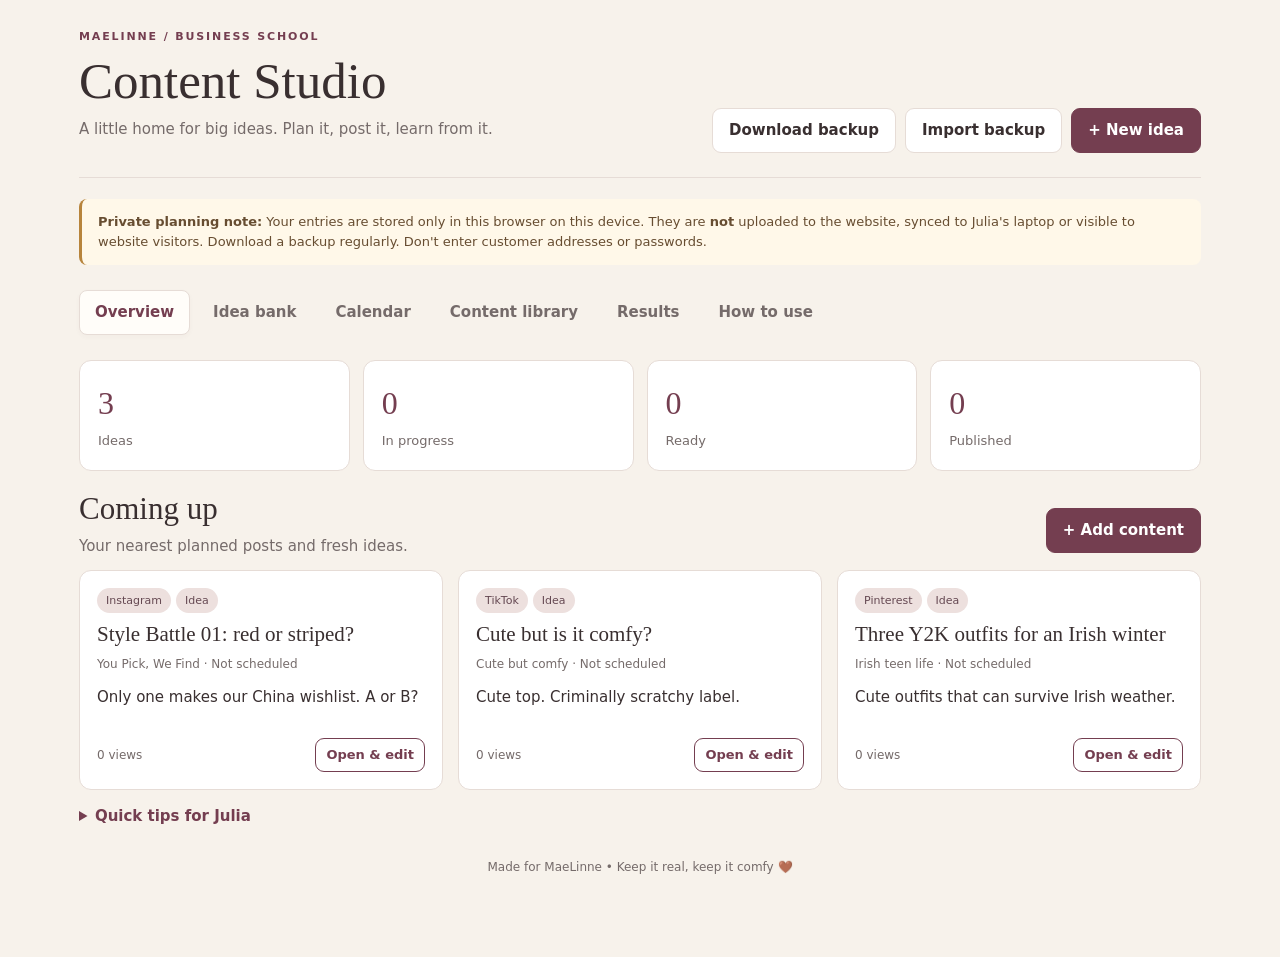
<file: studio/index.html>
<!doctype html>
<html lang="en"><head><meta charset="utf-8"><meta name="viewport" content="width=device-width,initial-scale=1">
<meta name="robots" content="noindex,nofollow"><title>MaeLinne Content Studio</title>
<style>
:root{--cream:#f7f2eb;--paper:#fffdf9;--ink:#392f30;--muted:#756b6a;--wine:#743e50;--line:#e6dcd6;--rose:#ede0de;--sage:#e7ebe6}
*{box-sizing:border-box}body{margin:0;background:var(--cream);font:15px/1.55 system-ui,-apple-system,Segoe UI,sans-serif;color:var(--ink)}
button,input,select,textarea{font:inherit}button{cursor:pointer}.shell{max-width:1170px;margin:auto;padding:28px 24px 80px}
header{display:flex;align-items:flex-end;justify-content:space-between;gap:18px;flex-wrap:wrap;border-bottom:1px solid var(--line);padding-bottom:24px}
.eyebrow{color:var(--wine);text-transform:uppercase;letter-spacing:.17em;font-size:11px;font-weight:700}
h1,h2,h3{font-family:Georgia,serif;font-weight:normal;line-height:1.15}h1{font-size:clamp(32px,4vw,51px);margin:7px 0}h2{font-size:31px;margin:0 0 8px}h3{font-size:22px;margin:0 0 8px}p{margin:5px 0 12px}.sub,.muted{color:var(--muted)}
.btn{background:var(--wine);color:white;border:1px solid var(--wine);border-radius:9px;padding:10px 16px;font-weight:650}
.btn.secondary{background:transparent;color:var(--wine)}.btn.ghost{background:#fff;color:var(--ink);border-color:var(--line)}
.btn.small{font-size:13px;padding:6px 10px}.actions{display:flex;gap:9px;flex-wrap:wrap}
.notice{background:#fff8e9;border-left:3px solid #b7843c;color:#674d31;padding:13px 16px;border-radius:8px;margin:21px 0;font-size:13px}
nav{display:flex;gap:7px;flex-wrap:wrap;margin:25px 0}nav button{background:transparent;border:1px solid transparent;border-radius:8px;color:var(--muted);padding:10px 15px;font-weight:650}
nav button.active{background:var(--paper);border-color:var(--line);color:var(--wine);box-shadow:0 2px 5px #61473408}
.panel{background:var(--paper);border:1px solid var(--line);border-radius:15px;padding:22px}
.stats{display:grid;grid-template-columns:repeat(4,1fr);gap:13px;margin-bottom:20px}
.stat{background:white;border:1px solid var(--line);border-radius:12px;padding:18px}
.stat strong{display:block;color:var(--wine);font-size:32px;font-family:Georgia,serif;font-weight:400}
.stat span{color:var(--muted);font-size:13px}
.grid{display:grid;grid-template-columns:repeat(3,1fr);gap:15px}
.post{background:#fff;border:1px solid var(--line);padding:17px;border-radius:12px;display:flex;flex-direction:column;gap:7px;min-height:220px}
.post h3{font-size:21px;margin:2px 0}.tags{display:flex;gap:5px;flex-wrap:wrap}
.tag{font-size:11px;background:var(--rose);color:#654852;border-radius:30px;padding:4px 9px}.tag.sage{background:var(--sage);color:#3e5545}
.post .foot{margin-top:auto;padding-top:9px;display:flex;align-items:center;justify-content:space-between}
.row{display:flex;justify-content:space-between;align-items:center;gap:12px;flex-wrap:wrap}
.filters{display:flex;gap:9px;flex-wrap:wrap;margin:14px 0 20px}.filters>*{min-width:135px}
input,select,textarea{border:1px solid #d9ccca;background:white;color:var(--ink);border-radius:8px;padding:11px;width:100%;outline-color:var(--wine)}
textarea{min-height:100px;resize:vertical}label{display:block;font-size:13px;font-weight:700;margin-bottom:5px;color:#58484d}
.formgrid{display:grid;grid-template-columns:repeat(2,1fr);gap:16px}.wide{grid-column:1/-1}
.modalback{position:fixed;inset:0;background:#241a1cbf;display:none;align-items:center;justify-content:center;padding:20px;z-index:10}
.modalback.open{display:flex}.modal{background:var(--paper);border-radius:16px;width:min(760px,100%);max-height:92vh;overflow:auto;padding:27px}
.modal .formgrid{margin:20px 0}.headrow{display:flex;align-items:start;justify-content:space-between;gap:10px}
.calendarhead{display:flex;justify-content:space-between;align-items:center;margin:15px 0}
.calendar{display:grid;grid-template-columns:repeat(7,1fr);gap:5px}
.dayname{text-align:center;color:var(--muted);font-size:12px;font-weight:700;padding:7px}
.day{background:white;min-height:107px;border:1px solid var(--line);border-radius:7px;padding:7px;overflow:hidden}
.day.off{opacity:.35}.daynum{font-size:12px;color:var(--muted);font-weight:700}.event{display:block;width:100%;text-align:left;border:0;background:var(--rose);border-radius:5px;font-size:11px;color:#613b46;margin:5px 0;padding:5px 6px;overflow:hidden;text-overflow:ellipsis;white-space:nowrap}
.empty{padding:45px 20px;text-align:center;color:var(--muted);background:white;border:1px dashed var(--line);border-radius:12px}
.help{display:grid;grid-template-columns:repeat(2,1fr);gap:15px}.help article{background:white;border:1px solid var(--line);padding:18px;border-radius:12px}
details{margin:15px 0}summary{cursor:pointer;color:var(--wine);font-weight:700}
.footer{margin-top:30px;text-align:center;color:var(--muted);font-size:12px}
@media(max-width:800px){.stats{grid-template-columns:repeat(2,1fr)}.grid{grid-template-columns:repeat(2,1fr)}.day{min-height:78px;padding:4px}.event{font-size:9px}}
@media(max-width:580px){.shell{padding:18px 12px 60px}.grid,.formgrid,.help{grid-template-columns:1fr}.stats{gap:7px}.stat{padding:12px}.stat strong{font-size:25px}.calendar{gap:2px}.day{min-height:62px}.dayname{font-size:10px}.event{font-size:8px;padding:3px 2px}.panel{padding:14px}}
@media print{nav,.actions,.notice,.filters,.btn,.footer{display:none!important}.shell{padding:0}.grid{grid-template-columns:repeat(2,1fr)}.post{break-inside:avoid}body{background:white}}
</style></head>
<body><div class="shell">
<header><div><div class="eyebrow">MaeLinne / business school</div><h1>Content Studio</h1><p class="sub">A little home for big ideas. Plan it, post it, learn from it.</p></div>
<div class="actions"><button class="btn ghost" id="exportBtn">Download backup</button><button class="btn ghost" id="importBtn">Import backup</button><input type="file" id="importFile" accept="application/json,.json" hidden><button class="btn" id="addTop">+ New idea</button></div></header>
<div class="notice"><b>Private planning note:</b> Your entries are stored only in this browser on this device. They are <b>not</b> uploaded to the website, synced to Julia's laptop or visible to website visitors. Download a backup regularly. Don't enter customer addresses or passwords.</div>
<nav aria-label="Sections"><button data-tab="dashboard" class="active">Overview</button><button data-tab="ideas">Idea bank</button><button data-tab="calendar">Calendar</button><button data-tab="content">Content library</button><button data-tab="results">Results</button><button data-tab="guide">How to use</button></nav>
<main id="view"></main><div class="footer">Made for MaeLinne • Keep it real, keep it comfy 🤎</div></div>
<div class="modalback" id="back"><div class="modal" role="dialog" aria-modal="true" aria-labelledby="modalTitle">
<div class="headrow"><div><div class="eyebrow">Content editor</div><h2 id="modalTitle">New idea</h2></div><button class="btn ghost small" id="close">Close</button></div>
<form id="postForm"><input type="hidden" name="id"><div class="formgrid">
<div class="wide"><label for="title">Post title *</label><input id="title" name="title" required maxlength="120" placeholder="Style Battle 01: red or striped?"></div>
<div><label for="platform">Platform</label><select id="platform" name="platform"><option>Instagram</option><option>TikTok</option><option>Pinterest</option><option>All three</option></select></div>
<div><label for="pillar">Content pillar</label><select id="pillar" name="pillar"><option>Teen fashion inspiration</option><option>Cute but comfy</option><option>You Pick, We Find</option><option>Building MaeLinne</option><option>Irish teen life</option></select></div>
<div><label for="status">Stage</label><select id="status" name="status"><option>Idea</option><option>Planning</option><option>Ready to post</option><option>Published</option></select></div>
<div><label for="date">Planned / published date</label><input id="date" name="date" type="date"></div>
<div class="wide"><label for="hook">Hook (the first sentence)</label><input id="hook" name="hook" placeholder="Only one makes the China wishlist 👀"></div>
<div class="wide"><label for="caption">Caption / script</label><textarea id="caption" name="caption" placeholder="Write your caption here..."></textarea></div>
<div class="wide"><label for="notes">Shot list / notes / artwork filenames</label><textarea id="notes" name="notes" placeholder="Film Julia holding her two sketches. Add a poll..."></textarea></div>
<div class="wide"><label for="link">Published post link (optional)</label><input id="link" name="link" type="url" placeholder="https://..."></div>
<div><label for="views">Views</label><input id="views" name="views" type="number" min="0" placeholder="0"></div>
<div><label for="saves">Saves</label><input id="saves" name="saves" type="number" min="0" placeholder="0"></div>
<div><label for="comments">Comments</label><input id="comments" name="comments" type="number" min="0" placeholder="0"></div>
<div><label for="votes">Poll votes</label><input id="votes" name="votes" type="number" min="0" placeholder="0"></div>
</div><div class="actions"><button class="btn" type="submit">Save content</button><button class="btn ghost" type="button" id="cancel">Cancel</button><button class="btn secondary" type="button" id="deletePost" hidden>Delete</button></div></form></div></div>
<script>
(()=>{'use strict';
const KEY='maelinne_content_studio_v1';
const seed=[
{id:'sample1',title:'Style Battle 01: red or striped?',platform:'Instagram',pillar:'You Pick, We Find',status:'Idea',date:'',hook:'Only one makes our China wishlist. A or B?',caption:'A or B? Vote for the style you would actually wear 🤎',notes:'Use Julia’s original red henley and striped top sketches. Share a Story poll.',link:'',views:0,saves:0,comments:0,votes:0},
{id:'sample2',title:'Cute but is it comfy?',platform:'TikTok',pillar:'Cute but comfy',status:'Idea',date:'',hook:'Cute top. Criminally scratchy label.',caption:'Would you wear it?',notes:'Film fabric, label and seam closeups. Only claim comfort after testing.',link:'',views:0,saves:0,comments:0,votes:0},
{id:'sample3',title:'Three Y2K outfits for an Irish winter',platform:'Pinterest',pillar:'Irish teen life',status:'Idea',date:'',hook:'Cute outfits that can survive Irish weather.',caption:'Our Irish winter outfit inspiration.',notes:'Make 3 original outfit flat lays with clothes you own.',link:'',views:0,saves:0,comments:0,votes:0}
];
let posts;try{const stored=JSON.parse(localStorage.getItem(KEY));posts=Array.isArray(stored)?stored:seed}catch(e){posts=seed}
let tab='dashboard',month=new Date(new Date().getFullYear(),new Date().getMonth(),1),filter='',stage='';
const el=id=>document.getElementById(id);
const esc=x=>String(x??'').replace(/[&<>"']/g,c=>({'&':'&amp;','<':'&lt;','>':'&gt;','"':'&quot;',"'":'&#39;'}[c]));
const save=()=>{try{localStorage.setItem(KEY,JSON.stringify(posts))}catch(e){alert('Browser storage is full. Please download a backup.')}};
const pad=n=>String(n).padStart(2,'0');
const niceDate=s=>s?new Date(s+'T12:00:00').toLocaleDateString('en-IE',{day:'numeric',month:'short',year:'numeric'}):'Not scheduled';
const pill=s=>'<span class="tag '+(s==='Published'?'sage':'')+'">'+esc(s)+'</span>';
const card=p=>'<article class="post"><div class="tags">'+pill(p.platform)+pill(p.status)+'</div><h3>'+esc(p.title)+'</h3><div class="muted" style="font-size:12px">'+esc(p.pillar)+' · '+niceDate(p.date)+'</div><p>'+esc(p.hook||'No hook yet')+'</p><div class="foot"><span class="muted" style="font-size:12px">'+(Number(p.views)||0)+' views</span><button class="btn secondary small" data-edit="'+esc(p.id)+'">Open & edit</button></div></article>';
function render(){
document.querySelectorAll('nav button').forEach(b=>b.classList.toggle('active',b.dataset.tab===tab));
const v=el('view');
if(tab==='dashboard'){
const counts=['Idea','Planning','Ready to post','Published'].map(s=>posts.filter(p=>p.status===s).length);
v.innerHTML='<div class="stats">'+['Ideas','In progress','Ready','Published'].map((s,i)=>'<div class="stat"><strong>'+counts[i]+'</strong><span>'+s+'</span></div>').join('')+'</div><div class="row"><div><h2>Coming up</h2><p class="muted">Your nearest planned posts and fresh ideas.</p></div><button class="btn" data-new>+ Add content</button></div><div class="grid">'+posts.slice().sort((a,b)=>(a.date||'9999').localeCompare(b.date||'9999')).slice(0,6).map(card).join('')+'</div><details><summary>Quick tips for Julia</summary><p>Hook = the first words that stop scrolling. Content pillar = the topic. CTA = what you want viewers to do next. A post can begin as an idea, become a plan, then be marked ready and finally published.</p></details>';
}else if(tab==='ideas'||tab==='content'||tab==='results'){
const relevant=posts.filter(p=>(tab!=='ideas'||p.status==='Idea')&&(tab!=='results'||p.status==='Published')).filter(p=>(!stage||p.status===stage)&&(!filter||[p.title,p.hook,p.caption,p.pillar,p.platform,p.notes].join(' ').toLowerCase().includes(filter)));
v.innerHTML='<div class="row"><div><h2>'+(tab==='ideas'?'Idea bank':tab==='content'?'Content library':'What worked?')+'</h2><p class="muted">'+(tab==='ideas'?'Your unstarted content ideas.':tab==='content'?'Every piece of content, from idea to published.':'Record results after publishing so the next post is even better.')+'</p></div><button class="btn" data-new>+ New content</button></div><div class="filters"><input id="search" placeholder="Search content…" value="'+esc(filter)+'"><select id="stageFilter"><option value="">All stages</option>'+['Idea','Planning','Ready to post','Published'].map(s=>'<option '+(s===stage?'selected':'')+'>'+s+'</option>').join('')+'</select></div>'+(relevant.length?'<div class="grid">'+relevant.map(card).join('')+'</div>':'<div class="empty">Nothing here yet. Add your first idea!</div>');
el('search').addEventListener('input',e=>{filter=e.target.value;render();el('search').focus();el('search').setSelectionRange(filter.length,filter.length)});
el('stageFilter').addEventListener('change',e=>{stage=e.target.value;render()});
}else if(tab==='calendar'){
const y=month.getFullYear(),m=month.getMonth(),offset=(new Date(y,m,1).getDay()+6)%7,days=new Date(y,m+1,0).getDate();
let cells=['Mon','Tue','Wed','Thu','Fri','Sat','Sun'].map(d=>'<div class="dayname">'+d+'</div>').join('');
for(let i=0;i<Math.ceil((offset+days)/7)*7;i++){const day=i-offset+1,valid=day>0&&day<=days,d=valid?y+'-'+pad(m+1)+'-'+pad(day):'',found=posts.filter(p=>p.date===d);cells+='<div class="day '+(valid?'':'off')+'"><div class="daynum">'+(valid?day:'')+'</div>'+found.map(p=>'<button class="event" data-edit="'+esc(p.id)+'">'+esc(p.title)+'</button>').join('')+'</div>'}
v.innerHTML='<div class="row"><div><h2>Content calendar</h2><p class="muted">Add a date to any post and it appears here.</p></div><button class="btn" data-new>+ Schedule post</button></div><div class="calendarhead"><button class="btn ghost small" id="prevMonth">← Previous</button><h3>'+month.toLocaleDateString('en-IE',{month:'long',year:'numeric'})+'</h3><button class="btn ghost small" id="nextMonth">Next →</button></div><div class="calendar">'+cells+'</div>';
el('prevMonth').onclick=()=>{month=new Date(y,m-1,1);render()};el('nextMonth').onclick=()=>{month=new Date(y,m+1,1);render()};
}else{
v.innerHTML='<div class="row"><h2>Getting started</h2><button class="btn" data-new>+ My first idea</button></div><div class="help"><article><h3>1. Save your ideas</h3><p>Add an idea, choose the platform and one of MaeLinne’s five content pillars. It does not need to be perfect.</p></article><article><h3>2. Plan your post</h3><p>Write the hook, caption or script. Use the notes field for shot lists and filenames for Julia’s sketches and images.</p></article><article><h3>3. Schedule it</h3><p>Add a date and change the stage to “Planning” or “Ready to post”. The post will appear in the calendar.</p></article><article><h3>4. Learn from it</h3><p>After posting, paste the link and record views, saves, comments and votes. Review which ideas got a response from Irish customers.</p></article><article><h3>5. Back it up</h3><p>Click “Download backup” after each planning session. The JSON backup contains your writing and metrics. Import it on another device to transfer the plan manually.</p></article><article><h3>6. Know the limits</h3><p>This simple version does not upload images, sync between devices, publish to social apps or store anything on Cloudflare. Keep image files in a separate private folder.</p></article></div>';
}
v.querySelectorAll('[data-new]').forEach(b=>b.onclick=()=>edit());
v.querySelectorAll('[data-edit]').forEach(b=>b.onclick=()=>edit(b.dataset.edit));
}
function edit(id){const p=posts.find(x=>x.id===id);el('postForm').reset();for(const k of ['id','title','platform','pillar','status','date','hook','caption','notes','link','views','saves','comments','votes']){if(p&&el('postForm').elements[k])el('postForm').elements[k].value=p[k]??''}
el('modalTitle').textContent=p?'Edit content':'New content';el('deletePost').hidden=!p;el('back').classList.add('open');el('title').focus()}
function close(){el('back').classList.remove('open')}
el('postForm').onsubmit=e=>{e.preventDefault();const f=new FormData(e.target),data={};for(const [k,v] of f.entries())data[k]=v;data.id=data.id||('p'+Date.now()+Math.random().toString(36).slice(2,7));for(const k of ['views','saves','comments','votes'])data[k]=Math.max(0,Number(data[k])||0);const idx=posts.findIndex(p=>p.id===data.id);if(idx>=0)posts[idx]=data;else posts.unshift(data);save();close();render()};
el('deletePost').onclick=()=>{const id=el('postForm').elements.id.value;if(confirm('Delete this content item?')){posts=posts.filter(p=>p.id!==id);save();close();render()}};
el('close').onclick=close;el('cancel').onclick=close;el('back').onclick=e=>{if(e.target===el('back'))close()};document.addEventListener('keydown',e=>{if(e.key==='Escape')close()});
el('addTop').onclick=()=>edit();document.querySelectorAll('nav button').forEach(b=>b.onclick=()=>{tab=b.dataset.tab;filter='';stage='';render()});
el('exportBtn').onclick=()=>{const blob=new Blob([JSON.stringify({app:'MaeLinne Content Studio',version:1,exported:new Date().toISOString(),posts},null,2)],{type:'application/json'});const a=document.createElement('a');a.href=URL.createObjectURL(blob);a.download='maelinne-content-backup-'+new Date().toISOString().slice(0,10)+'.json';a.click();setTimeout(()=>URL.revokeObjectURL(a.href),500)};
el('importBtn').onclick=()=>el('importFile').click();
el('importFile').onchange=async e=>{const file=e.target.files[0];if(!file)return;try{if(file.size>2000000)throw Error('Backup file is too large');const obj=JSON.parse(await file.text());if(obj.app!=='MaeLinne Content Studio'||!Array.isArray(obj.posts))throw Error('Not a MaeLinne backup');const clean=obj.posts.filter(x=>x&&typeof x.title==='string'&&x.title.length<200).slice(0,1000).map(x=>({id:String(x.id||'p'+Math.random()),title:String(x.title).slice(0,120),platform:String(x.platform||'Instagram'),pillar:String(x.pillar||'Building MaeLinne'),status:['Idea','Planning','Ready to post','Published'].includes(x.status)?x.status:'Idea',date:/^\d{4}-\d{2}-\d{2}$/.test(x.date||'')?x.date:'',hook:String(x.hook||'').slice(0,400),caption:String(x.caption||'').slice(0,10000),notes:String(x.notes||'').slice(0,10000),link:String(x.link||'').slice(0,1000),views:Number(x.views)||0,saves:Number(x.saves)||0,comments:Number(x.comments)||0,votes:Number(x.votes)||0}));if(confirm('Replace the current local plan with '+clean.length+' items from this backup? Download your current backup first if needed.')){posts=clean;save();render();alert('Backup imported.')}}catch(err){alert('Could not import: '+err.message)}e.target.value=''};
save();render();
})();
</script></body></html>
</file>
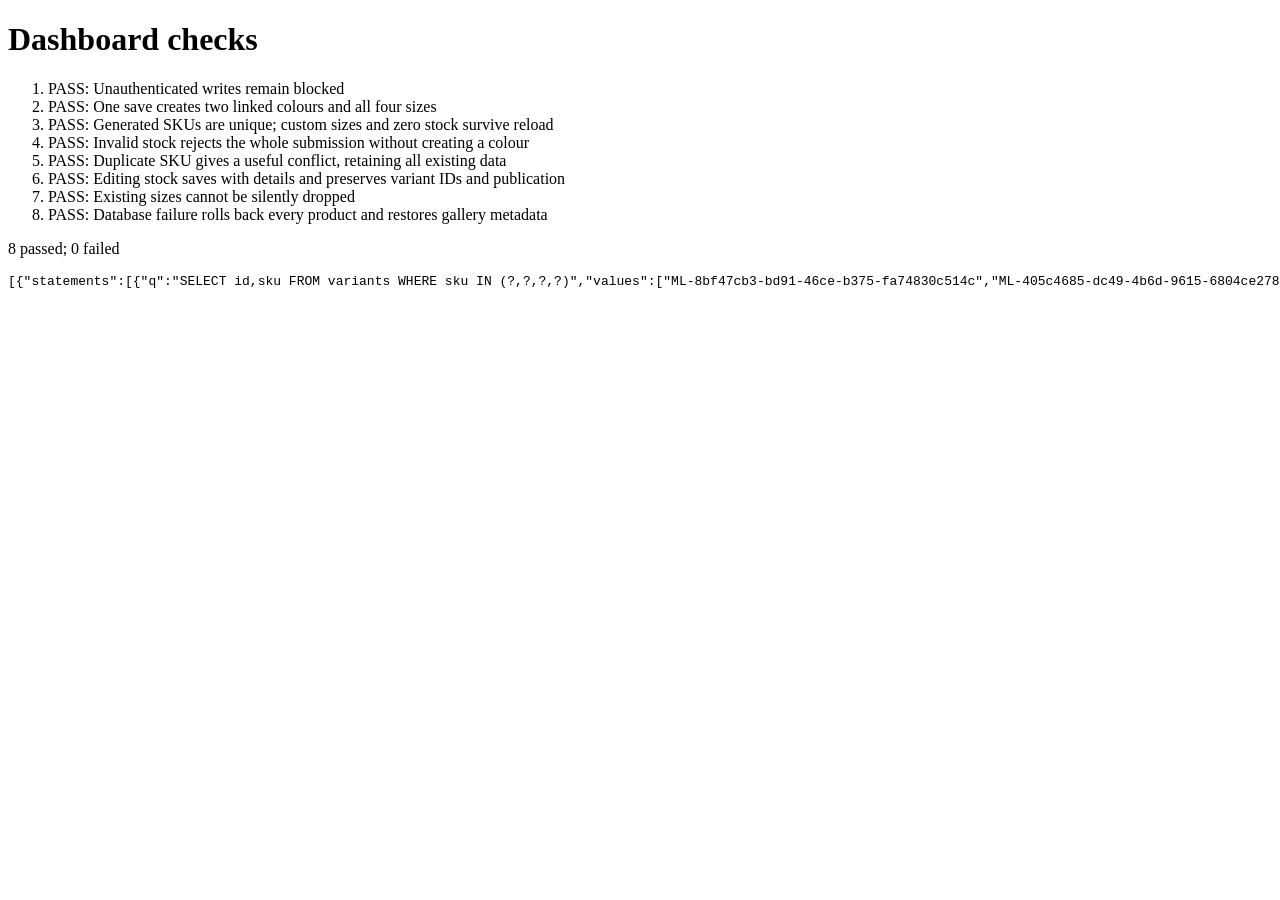
<file: dashboard-checks.html>
<!doctype html><title>Dashboard checks</title><h1>Dashboard checks</h1><ol id="results"></ol><p id="summary">Running…</p><script type="module">// Private admin API. Fails closed until D1 and Cloudflare Access are configured.
// Authentication: verified Cloudflare Access RS256 JWT from Cf-Access-Jwt-Assertion.
const json=(data,status=200)=>new Response(JSON.stringify(data),{status,headers:{'content-type':'application/json; charset=utf-8','cache-control':'no-store','x-content-type-options':'nosniff'}});
const b64url=s=>Uint8Array.from(atob(s.replace(/-/g,'+').replace(/_/g,'/')+'='.repeat((4-s.length%4)%4)),c=>c.charCodeAt(0));
async function authorized(request,env){
 const domain=env.ACCESS_TEAM_DOMAIN, aud=env.ACCESS_AUD;
 if(!domain||!aud)return false;
 const token=request.headers.get('Cf-Access-Jwt-Assertion');
 if(!token)return false;
 const parts=token.split('.');if(parts.length!==3)return false;
 try{
  const header=JSON.parse(new TextDecoder().decode(b64url(parts[0])));
  const claims=JSON.parse(new TextDecoder().decode(b64url(parts[1])));
  if(header.alg!=='RS256'||!header.kid||claims.iss!==`https://${domain}`||!Array.isArray(claims.aud)||!claims.aud.includes(aud)||!Number.isFinite(claims.exp)||claims.exp<=Date.now()/1000||!Number.isFinite(claims.nbf)||claims.nbf>Date.now()/1000)return false;
  const r=await fetch(`https://${domain}/cdn-cgi/access/certs`);
  if(!r.ok)return false;
  const keys=(await r.json()).keys||[];
  const jwk=keys.find(k=>k.kid===header.kid&&k.kty==='RSA');
  if(!jwk)return false;
  const key=await crypto.subtle.importKey('jwk',jwk,{name:'RSASSA-PKCS1-v1_5',hash:'SHA-256'},false,['verify']);
  return crypto.subtle.verify('RSASSA-PKCS1-v1_5',key,b64url(parts[2]),new TextEncoder().encode(parts[0]+'.'+parts[1]));
 }catch{return false;}
}
function fail(message,status=400){return json({error:message},status);}
async function handler({request,env}){
 if(!await authorized(request,env))return fail('Admin access is not configured or authentication has expired.',403);
 if(!env.DB)return fail('D1 database is not configured.',503);
 const url=new URL(request.url),section=url.pathname.replace(/^\/api\/admin\/?/,'').replace(/\/$/,'');
 try{
  if(request.method==='POST'&&section==='images'){
   if(!env.IMAGES)return fail('Image storage is not configured.',503);
   const max=5*1024*1024;
   if(Number(request.headers.get('content-length')||0)>max+65536)return fail('Photo must be smaller than 5 MB.',413);
   let form;try{form=await request.formData();}catch{return fail('Invalid photo upload.');}
   const photo=form.get('photo');
   if(!photo||typeof photo.arrayBuffer!=='function'||photo.size<1||photo.size>max)return fail('Please choose an image smaller than 5 MB.');
   const types={'image/jpeg':'jpg','image/png':'png','image/webp':'webp'};
   const ext=types[photo.type];if(!ext)return fail('Use a JPG, PNG or WebP image.');
   const data=new Uint8Array(await photo.arrayBuffer());
   const jpeg=data[0]===255&&data[1]===216&&data[2]===255;
   const png=data.length>8&&[137,80,78,71,13,10,26,10].every((n,i)=>data[i]===n);
   const webp=data.length>12&&new TextDecoder().decode(data.slice(0,4))==='RIFF'&&new TextDecoder().decode(data.slice(8,12))==='WEBP';
   if(!(ext==='jpg'&&jpeg||ext==='png'&&png||ext==='webp'&&webp))return fail('The selected file is not a valid image.');
   const key=crypto.randomUUID()+'.'+ext;
   await env.IMAGES.put(key,data,{httpMetadata:{contentType:photo.type},customMetadata:{source:'maelinne-admin'}});
   return json({url:'/api/images/'+key},201);
  }
  if(request.method==='GET'&&section==='products'){
   const products=(await env.DB.prepare('SELECT * FROM products ORDER BY created_at DESC').all()).results;
   const variants=(await env.DB.prepare('SELECT * FROM variants ORDER BY label').all()).results;const galleries={};if(env.IMAGES){await Promise.all(products.map(async p=>{const obj=await env.IMAGES.get('galleries/'+p.id+'.json');if(obj){try{galleries[p.id]=JSON.parse(await obj.text());}catch{}}}));}
   return json({products:products.map(p=>({...p,images:Array.isArray(galleries[p.id]?.images)?galleries[p.id].images:(p.image_url?[p.image_url]:[]),color:galleries[p.id]?.color||'',style_group:galleries[p.id]?.style_group||'',category:galleries[p.id]?.category||'Uncategorised',fabric:galleries[p.id]?.fabric||'',variants:variants.filter(v=>v.product_id===p.id)}))});
  }
  if(request.method==='GET'&&section==='orders'){
   const orders=(await env.DB.prepare('SELECT id,status,customer_email,customer_name,total_cents,created_at FROM orders ORDER BY created_at DESC LIMIT 100').all()).results;
   return json({orders});
  }
  if(request.method==='PUT'&&/^products\/[a-f0-9-]{36}\/gallery$/.test(section)){
   if(!env.IMAGES)return fail('Image storage unavailable.',503);
   const id=section.split('/')[1];if(!await env.DB.prepare('SELECT id FROM products WHERE id=?').bind(id).first())return fail('Product not found.',404);
   let v;try{v=await request.json();}catch{return fail('Invalid JSON.');}
   const good=url=>typeof url==='string'&&(/^\/api\/images\/[a-f0-9-]{36}\.(jpg|png|webp)$/.test(url)||/^\/assets\/[a-zA-Z0-9._/-]+$/.test(url));
   if(!Array.isArray(v.images)||v.images.length>12||v.images.some(url=>!good(url))||typeof v.color!=='string'||v.color.length>80||typeof v.style_group!=='string'||v.style_group.length>80||typeof v.category!=='string'||v.category.length>50||typeof v.fabric!=='string'||v.fabric.length>160)return fail('Invalid colour or photo list.');
   const images=[...new Set(v.images)],color=v.color.trim(),style_group=v.style_group.trim(),category=v.category.trim()||'Uncategorised',fabric=v.fabric.trim();
   await env.IMAGES.put('galleries/'+id+'.json',JSON.stringify({images,color,style_group,category,fabric}),{httpMetadata:{contentType:'application/json'}});
   await env.DB.prepare('UPDATE products SET image_url=?,updated_at=CURRENT_TIMESTAMP WHERE id=?').bind(images[0]||'',id).run();return json({ok:true});
  }
  // Save a whole colour/size grid with the product, preserving existing variant IDs.
  if((request.method==='POST'&&section==='listings')||(request.method==='PUT'&&/^products\/[a-f0-9-]{36}\/listing$/.test(section))){
   if(!env.IMAGES)return fail('Image storage unavailable.',503);
   let body;try{body=await request.json();}catch{return fail('Invalid JSON.');}
   if(!body||typeof body!=='object')return fail('Invalid listing.');
   const editing=request.method==='PUT',productId=editing?section.split('/')[1]:null;
   const existing=editing?await env.DB.prepare('SELECT * FROM products WHERE id=?').bind(productId).first():null;
   if(editing&&!existing)return fail('Product not found.',404);
   const name=String(body.name||'').trim(),description=String(body.description||'').trim(),price=body.price_cents;
   if(!name||name.length>120||description.length>2000||!Number.isSafeInteger(price)||price<0||price>10000000)return fail('Check the name, description and price.');
   const colours=editing?[body]:body.colours;
   if(!Array.isArray(colours)||!colours.length||colours.length>8)return fail('Add between one and eight colours.');
   const validImage=url=>typeof url==='string'&&(/^\/api\/images\/[a-f0-9-]{36}\.(jpg|png|webp)$/.test(url)||/^\/assets\/[a-zA-Z0-9._/-]+$/.test(url));
   const oldVariants=editing?(await env.DB.prepare('SELECT * FROM variants WHERE product_id=?').bind(productId).all()).results:[];
   const knownIds=new Set(oldVariants.map(v=>v.id)),seenIds=new Set(),seenSkus=new Set(),seenColours=new Set(),planned=[];
   let total=0;
   for(const colour of colours){
    if(!colour||typeof colour!=='object')return fail('Invalid colour entry.');
    const color=String(colour.color||'').trim(),style_group=String(body.style_group||name.slice(0,80)).trim(),category=String(body.category||'Other').trim(),fabric=String(body.fabric||'').trim();
    if(color.length>80||style_group.length>80||category.length>50||fabric.length>160)return fail('Check the colour, style group, category and material lengths.');
    if(colours.length>1&&!color)return fail('Give each colour a name.');
    if(seenColours.has(color.toLowerCase()))return fail('Each colour must have a different name.');seenColours.add(color.toLowerCase());
    if(!Array.isArray(colour.images)||colour.images.length>12||colour.images.some(image=>!validImage(image)))return fail('Use up to 12 uploaded product photos per colour.');
    if(!Array.isArray(colour.variants)||colour.variants.length>20)return fail('Check the size rows.');
    total+=colour.variants.length;if(total>40)return fail('Save up to 40 size entries at a time.');
    const id=editing?productId:crypto.randomUUID(),labels=new Set(),variants=[];
    for(const row of colour.variants){
     if(!row||typeof row!=='object')return fail('Invalid size row.');
     const label=String(row.label||'').trim(),quantity=row.quantity,sku=String(row.sku||'').trim()||'ML-'+crypto.randomUUID();
     if(!label||label.length>80||sku.length>80||!Number.isSafeInteger(quantity)||quantity<0||quantity>100000)return fail('Each size needs a name and a whole-number stock quantity from 0 to 100000.');
     if(labels.has(label.toLowerCase()))return fail('Size '+label+' appears twice in '+(color||'this listing')+'.');labels.add(label.toLowerCase());
     if(seenSkus.has(sku))return fail('SKU '+sku+' is repeated. Leave SKU blank to generate a unique one.');seenSkus.add(sku);
     if(row.id&&(!knownIds.has(row.id)||seenIds.has(row.id)))return fail('A size row is no longer valid. Reload the product and try again.',409);
     if(row.id)seenIds.add(row.id);
     variants.push({id:row.id||crypto.randomUUID(),existing:!!row.id,label,sku,quantity});
    }
    planned.push({id,variants,gallery:{images:[...new Set(colour.images)],color,style_group,category,fabric}});
   }
   // Existing sizes are retained, including those used by orders. Set stock to zero instead.
   if(editing&&oldVariants.some(v=>!seenIds.has(v.id)))return fail('Existing sizes must stay in the list. Set their stock to 0 if unavailable.');
   const requested=planned.flatMap(item=>item.variants);
   if(requested.length){
    const duplicates=(await env.DB.prepare('SELECT id,sku FROM variants WHERE sku IN ('+requested.map(()=>'?').join(',')+')').bind(...requested.map(row=>row.sku)).all()).results;
    for(const duplicate of duplicates){if(!requested.some(row=>row.existing&&row.id===duplicate.id&&row.sku===duplicate.sku))return fail('SKU '+duplicate.sku+' is already used. Leave SKU blank for a new size, or choose another SKU.',409);}
   }
   const statements=[],backups=[];
   for(const item of planned){
    const key='galleries/'+item.id+'.json',previous=editing?await env.IMAGES.get(key):null;
    backups.push({key,value:previous?await previous.text():null});
    if(editing){statements.push(env.DB.prepare('UPDATE products SET name=?,description=?,image_url=?,price_cents=?,updated_at=CURRENT_TIMESTAMP WHERE id=?').bind(name,description,item.gallery.images[0]||'',price,item.id));}
    else{statements.push(env.DB.prepare('INSERT INTO products (id,name,description,image_url,price_cents,active) VALUES (?,?,?,?,?,0)').bind(item.id,name,description,item.gallery.images[0]||'',price));}
    for(const row of item.variants){
     statements.push(row.existing?env.DB.prepare('UPDATE variants SET label=?,sku=?,quantity=? WHERE id=? AND product_id=?').bind(row.label,row.sku,row.quantity,row.id,item.id):env.DB.prepare('INSERT INTO variants (id,product_id,label,sku,quantity) VALUES (?,?,?,?,?)').bind(row.id,item.id,row.label,row.sku,row.quantity));
    }
   }
   try{
    for(const item of planned)await env.IMAGES.put('galleries/'+item.id+'.json',JSON.stringify(item.gallery),{httpMetadata:{contentType:'application/json'}});
    await env.DB.batch(statements);
   }catch(error){
    await Promise.allSettled(backups.map(b=>b.value===null?env.IMAGES.delete(b.key):env.IMAGES.put(b.key,b.value,{httpMetadata:{contentType:'application/json'}})));
    if(String(error).includes('UNIQUE'))return fail('A SKU was saved elsewhere at the same time. Use another SKU or leave new SKUs blank.',409);
    throw error;
   }
   return json({ok:true,ids:planned.map(item=>item.id)},editing?200:201);
  }
  if(request.method==='POST'&&section==='products'){
   let v;try{v=await request.json();}catch{return fail('Invalid JSON');}
   const name=String(v.name||'').trim(),description=String(v.description||'').trim(),image=String(v.image_url||'').trim(),price=Number(v.price_cents),active=v.active===true?1:0;
   if(!name||name.length>120||description.length>2000||!Number.isSafeInteger(price)||price<0||price>10000000)return fail('Check name, description and price.');
   if(image&&!(/^\/api\/images\/[0-9a-f-]{36}\.(jpg|png|webp)$/.test(image)||/^\/assets\/[a-zA-Z0-9._/-]+$/.test(image)||/^https:\/\/[a-zA-Z0-9.-]+\/[a-zA-Z0-9._/?=&%-]+$/.test(image)))return fail('Image must be an HTTPS URL or an assets/ path.');
   const id=crypto.randomUUID();
   await env.DB.prepare('INSERT INTO products (id,name,description,image_url,price_cents,active) VALUES (?,?,?,?,?,?)').bind(id,name,description,image,price,active).run();
   return json({id},201);
  }
  if(request.method==='POST'&&section==='variants'){
   let v;try{v=await request.json();}catch{return fail('Invalid JSON');}
   const product=String(v.product_id||''),label=String(v.label||'').trim(),sku=String(v.sku||'').trim(),qty=Number(v.quantity);
   if(!product||!label||label.length>80||!sku||sku.length>80||!Number.isSafeInteger(qty)||qty<0||qty>100000)return fail('Check variant, SKU and quantity.');
   const id=crypto.randomUUID();
   await env.DB.prepare('INSERT INTO variants (id,product_id,label,sku,quantity) VALUES (?,?,?,?,?)').bind(id,product,label,sku,qty).run();
   return json({id},201);
  }
  if(request.method==='DELETE'&&/^products\/[a-f0-9-]{36}$/.test(section)){
   const id=section.slice(9);
   const existing=await env.DB.prepare('SELECT id,active FROM products WHERE id=?').bind(id).first();
   if(!existing)return fail('Product not found',404);
   if(existing.active)return fail('Unpublish this product before deleting it.',409);
   await env.DB.batch([
    env.DB.prepare('DELETE FROM variants WHERE product_id=?').bind(id),
    env.DB.prepare('DELETE FROM products WHERE id=? AND active=0').bind(id)
   ]);
   if(env.IMAGES){await env.IMAGES.delete('galleries/'+id+'.json');}
   return json({ok:true});
  }
  if(request.method==='PATCH'&&section.startsWith('products/')){
   const id=section.slice(9);let v;try{v=await request.json();}catch{return fail('Invalid JSON');}
   const existing=await env.DB.prepare('SELECT * FROM products WHERE id=?').bind(id).first();if(!existing)return fail('Product not found',404);
   const name=v.name===undefined?existing.name:String(v.name).trim();const description=v.description===undefined?existing.description:String(v.description).trim();const image=v.image_url===undefined?existing.image_url:String(v.image_url).trim();const price=v.price_cents===undefined?existing.price_cents:Number(v.price_cents);const active=typeof v.active==='boolean'?(v.active?1:0):existing.active;
   if(!name||name.length>120||description.length>2000||!Number.isSafeInteger(price)||price<0||price>10000000)return fail('Check product name, description and price.');
   if(image&&!(/^\/api\/images\/[0-9a-f-]{36}\.(jpg|png|webp)$/.test(image)||/^\/assets\/[a-zA-Z0-9._/-]+$/.test(image)||/^https:\/\/[a-zA-Z0-9.-]+\/[a-zA-Z0-9._/?=&%-]+$/.test(image)))return fail('Invalid image URL.');
   const result=await env.DB.prepare('UPDATE products SET name=?,description=?,image_url=?,price_cents=?,active=?,updated_at=CURRENT_TIMESTAMP WHERE id=?').bind(name,description,image,price,active,id).run();
   return result.meta.changes?json({ok:true}):fail('Product not found',404);
  }
  if(request.method==='PATCH'&&section.startsWith('variants/')){
   const id=section.slice(9);let v;try{v=await request.json();}catch{return fail('Invalid JSON');}
   const qty=Number(v.quantity);
   if(!Number.isSafeInteger(qty)||qty<0||qty>100000)return fail('Invalid stock quantity.');
   const result=await env.DB.prepare('UPDATE variants SET quantity=? WHERE id=?').bind(qty,id).run();
   return result.meta.changes?json({ok:true}):fail('Variant not found',404);
  }
  return fail('Not found',404);
 }catch(e){console.error('Admin API failure',e);return fail('Unable to complete request. Check database setup or duplicate SKU.',500);}
}
const onRequest=handler;


async function sandbox() {
 const nativeFetch=window.fetch.bind(window),objects=new Map();
 const state={products:[],variants:[],orders:[]},trace=[];
 const sql=async statements=>{
  const before=structuredClone(state);const result=[];
  try{for(const {q,values:v=[]} of statements){let rows=[],changes=0;
   if(q.startsWith('SELECT')){
    const table=q.includes('FROM variants')?'variants':q.includes('FROM orders')?'orders':'products';rows=state[table].map(x=>({...x}));
    if(q.includes('WHERE product_id=?'))rows=rows.filter(x=>x.product_id===v[0]);
    else if(q.includes('WHERE sku IN'))rows=rows.filter(x=>v.includes(x.sku));
    else if(q.includes('WHERE sku=?'))rows=rows.filter(x=>x.sku===v[0]);
    else if(q.includes('WHERE id=?'))rows=rows.filter(x=>x.id===v[0]);
   }else if(q.startsWith('INSERT INTO products')){
    const [id,name,description,image_url,price_cents,active=0]=v;state.products.push({id,name,description,image_url,price_cents,active});changes=1;
   }else if(q.startsWith('INSERT INTO variants')){
    const [id,product_id,label,sku,quantity]=v;if(state.variants.some(x=>x.sku===sku))throw Error('UNIQUE constraint failed: variants.sku');state.variants.push({id,product_id,label,sku,quantity});changes=1;
   }else if(q.startsWith('UPDATE variants SET label')){
    const [label,sku,quantity,id,product_id]=v;const row=state.variants.find(x=>x.id===id&&x.product_id===product_id);if(row){Object.assign(row,{label,sku,quantity});changes=1;}
   }else if(q.startsWith('UPDATE products SET')){
    const withActive=q.includes('active=?');const [name,description,image_url,price_cents]=v;const id=v[v.length-1];const row=state.products.find(x=>x.id===id);if(row){Object.assign(row,{name,description,image_url,price_cents});if(withActive)row.active=v[4];changes=1;}
   }else if(q.includes('missing_table'))throw Error('no such table: missing_table');
   else throw Error('Test adapter does not implement: '+q);
   result.push({results:rows,meta:{changes}});
  }trace.push({statements,ok:true});return result;}catch(error){Object.assign(state,before);trace.push({statements,ok:false});throw error;}
 };
 const DB={prepare(q){return {q,values:[],bind(...values){this.values=values;return this;},async all(){return (await sql([this]))[0];},async first(){return (await this.all()).results[0]||null;},async run(){return (await sql([this]))[0];}};},batch:sql};
 const env={DB,IMAGES:{async get(key){return objects.has(key)?{text:async()=>objects.get(key)}:null;},async put(key,value){objects.set(key,value);},async delete(key){objects.delete(key);}},ACCESS_TEAM_DOMAIN:'local-test.example',ACCESS_AUD:'test-audience'};
 const keys=await crypto.subtle.generateKey({name:'RSASSA-PKCS1-v1_5',modulusLength:2048,publicExponent:new Uint8Array([1,0,1]),hash:'SHA-256'},true,['sign','verify']);
 const jwk=await crypto.subtle.exportKey('jwk',keys.publicKey);jwk.kid='test';
 const encode=value=>btoa(typeof value==='string'?value:String.fromCharCode(...value)).replaceAll('+','-').replaceAll('/','_').replaceAll('=','');
 const jwtBody=encode(JSON.stringify({alg:'RS256',kid:'test'}))+'.'+encode(JSON.stringify({iss:'https://local-test.example',aud:['test-audience'],nbf:Math.floor(Date.now()/1000)-60,exp:Math.floor(Date.now()/1000)+3600}));
 const token=jwtBody+'.'+encode(new Uint8Array(await crypto.subtle.sign('RSASSA-PKCS1-v1_5',keys.privateKey,new TextEncoder().encode(jwtBody))));
 window.fetch=async(input,options={})=>{
  if(input==='https://local-test.example/cdn-cgi/access/certs')return Response.json({keys:[jwk]});
  if(typeof input==='string'&&input.startsWith('/api/admin/')){
   const headers=new Headers(options.headers);headers.set('Cf-Access-Jwt-Assertion',token);
   return onRequest({request:new Request('https://test.local'+input,{...options,headers}),env});
  }
  return nativeFetch(input,options);
 };
 return {env,objects,sql,trace,async reset(){objects.clear();state.products=[];state.variants=[];state.orders=[];trace.length=0;},call:async(path,method,body,auth=true)=>onRequest({request:new Request('https://test.local/api/admin/'+path,{method,headers:{'content-type':'application/json',...(auth?{'Cf-Access-Jwt-Assertion':token}:{})},...(body===undefined?{}:{body:JSON.stringify(body)})}),env})};
}


const box=await sandbox();await box.reset();let passed=0,failed=0;
const assert=(condition,message)=>{if(!condition)throw Error(message);};
async function test(name,fn){const el=document.createElement('li');try{await fn();el.textContent='PASS: '+name;passed++;}catch(e){el.textContent='FAIL: '+name+' — '+e.message;failed++;}document.querySelector('#results').append(el);}
const base={name:'Hammond',description:'Test product only',price_cents:1499,category:'Tops',fabric:'60% cotton, 35% rayon, 5% elastane',style_group:'Hammond',colours:[{color:'Olive',images:[],variants:[{label:'S',quantity:2},{label:'M',quantity:3}]},{color:'Oatmeal',images:[],variants:[{label:'S',quantity:1},{label:'10–12',quantity:0}]}]};
let ids,first,variants;
await test('Unauthenticated writes remain blocked',async()=>{assert((await box.call('listings','POST',base,false)).status===403,'Expected 403');});
await test('One save creates two linked colours and all four sizes',async()=>{const r=await box.call('listings','POST',base);assert(r.status===201,await r.text());});
await test('Generated SKUs are unique; custom sizes and zero stock survive reload',async()=>{const {products}=await (await box.call('products','GET')).json();assert(products.length===2,'Expected two products');assert(products.every(p=>p.style_group==='Hammond'),'Colours not linked');variants=products.flatMap(p=>p.variants);assert(variants.length===4,'Expected four sizes');assert(new Set(variants.map(v=>v.sku)).size===4,'SKUs collide');assert(variants.some(v=>v.label==='10–12'&&v.quantity===0),'Custom/zero stock lost');first=products.find(p=>p.color==='Olive');ids=products.map(p=>p.id);});
await test('Invalid stock rejects the whole submission without creating a colour',async()=>{const bad=structuredClone(base);bad.colours[1].variants[1].quantity=1.5;assert((await box.call('listings','POST',bad)).status===400,'Fractional stock accepted');assert((await (await box.call('products','GET')).json()).products.length===2,'Partial product created');});
await test('Duplicate SKU gives a useful conflict, retaining all existing data',async()=>{const bad=structuredClone(base);bad.colours[0].variants[0].sku=variants[0].sku;const r=await box.call('listings','POST',bad);assert(r.status===409,'Expected duplicate conflict');assert((await r.json()).error.includes(variants[0].sku),'SKU not identified');assert((await (await box.call('products','GET')).json()).products.length===2,'Partial colour saved');});
await test('Editing stock saves with details and preserves variant IDs and publication',async()=>{await box.call('products/'+first.id,'PATCH',{active:true});const rows=first.variants.map(v=>({...v,quantity:7}));const r=await box.call('products/'+first.id+'/listing','PUT',{...base,...first,price_cents:1588,variants:rows});assert(r.status===200,await r.text());const p=(await (await box.call('products','GET')).json()).products.find(p=>p.id===first.id);assert(p.price_cents===1588&&p.active===1,'Details or publication lost');assert(p.variants.every(v=>v.quantity===7)&&p.variants.every(v=>rows.some(r=>r.id===v.id)),'Stock or IDs lost');});
await test('Existing sizes cannot be silently dropped',async()=>{const r=await box.call('products/'+first.id+'/listing','PUT',{...base,...first,variants:[]});assert(r.status===400,'Existing sizes dropped');});
await test('Database failure rolls back every product and restores gallery metadata',async()=>{const original=box.env.DB.batch;box.env.DB.batch=statements=>box.sql([...statements,{q:'INSERT INTO missing_table VALUES (1)',values:[]}]);const count=box.objects.size;const r=await box.call('listings','POST',base);box.env.DB.batch=original;assert(r.status===500,'Expected simulated database failure');assert((await (await box.call('products','GET')).json()).products.length===2,'Partial products survived rollback');assert(box.objects.size===count,'Orphan gallery metadata left behind');});
document.querySelector('#summary').textContent=passed+' passed; '+failed+' failed';

const trace=document.createElement("pre");trace.id="sql-trace";trace.textContent=JSON.stringify(box.trace);document.body.append(trace);</script>
</file>
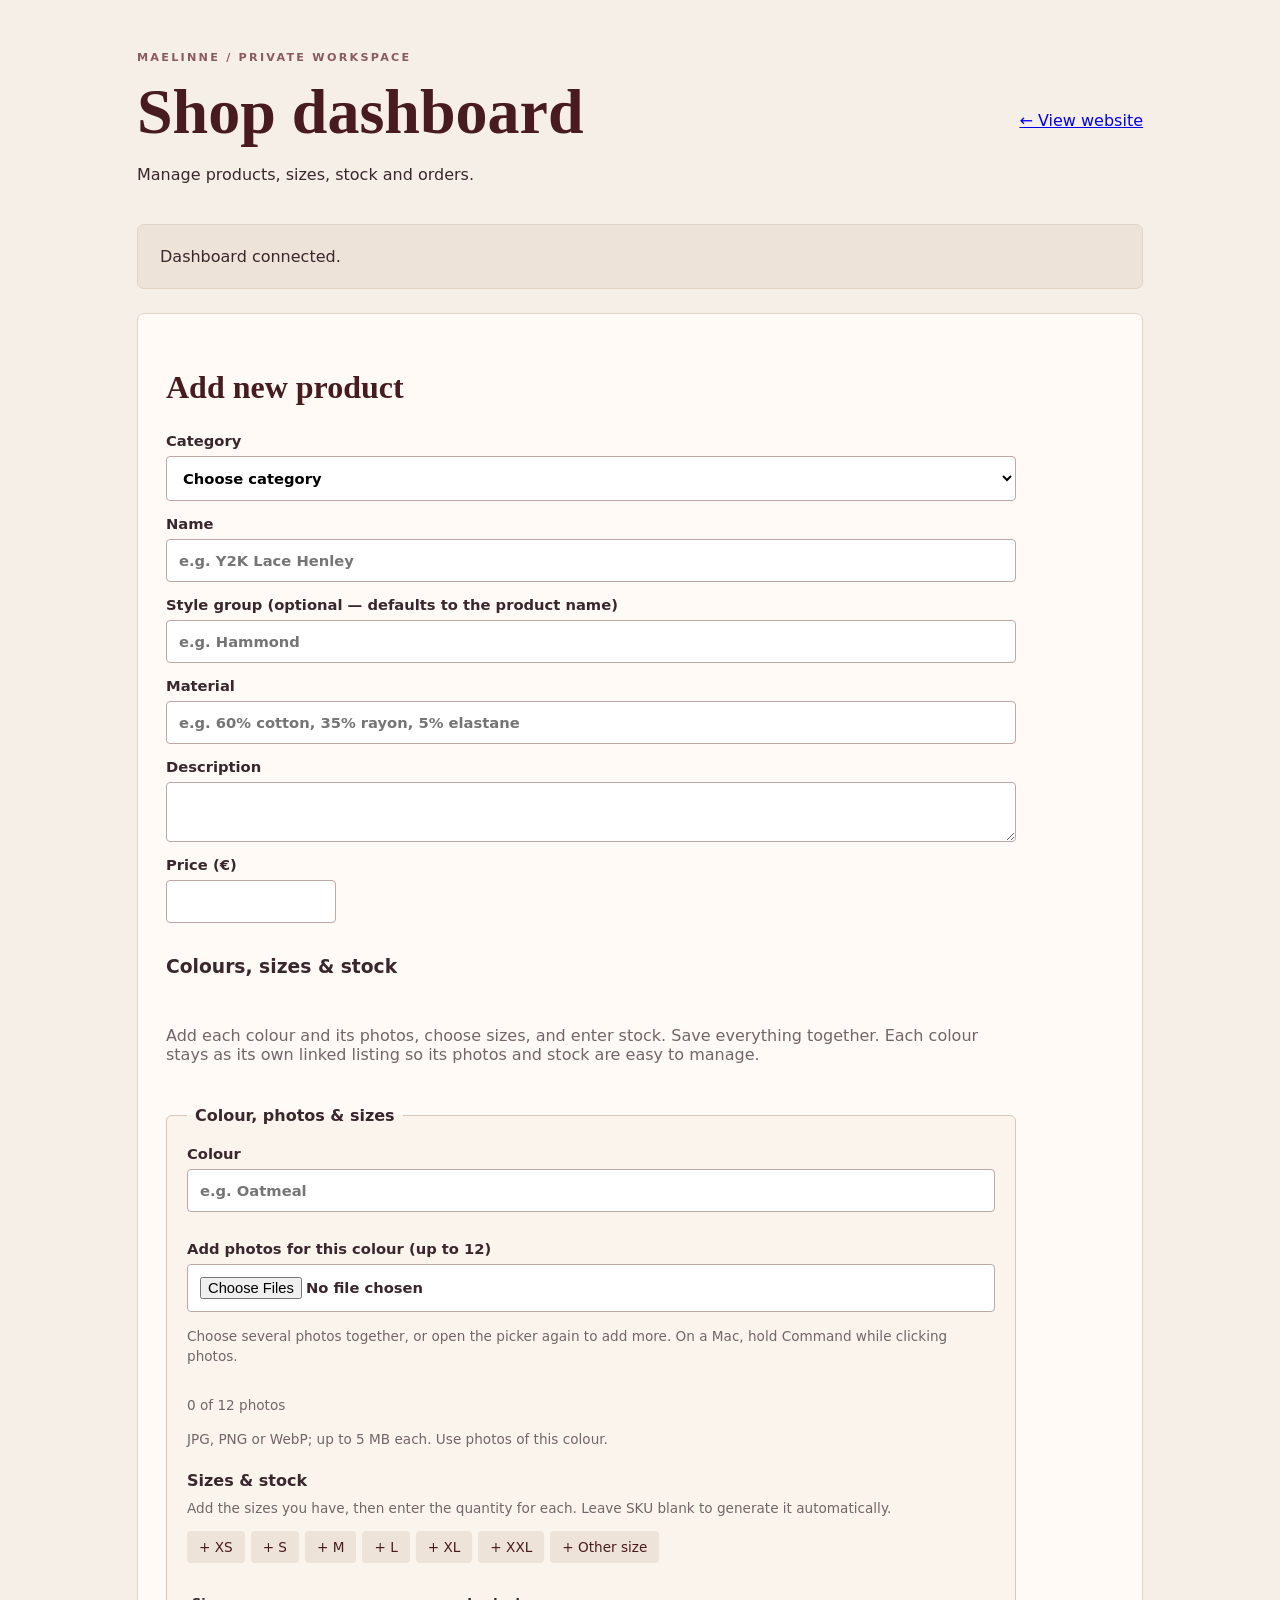
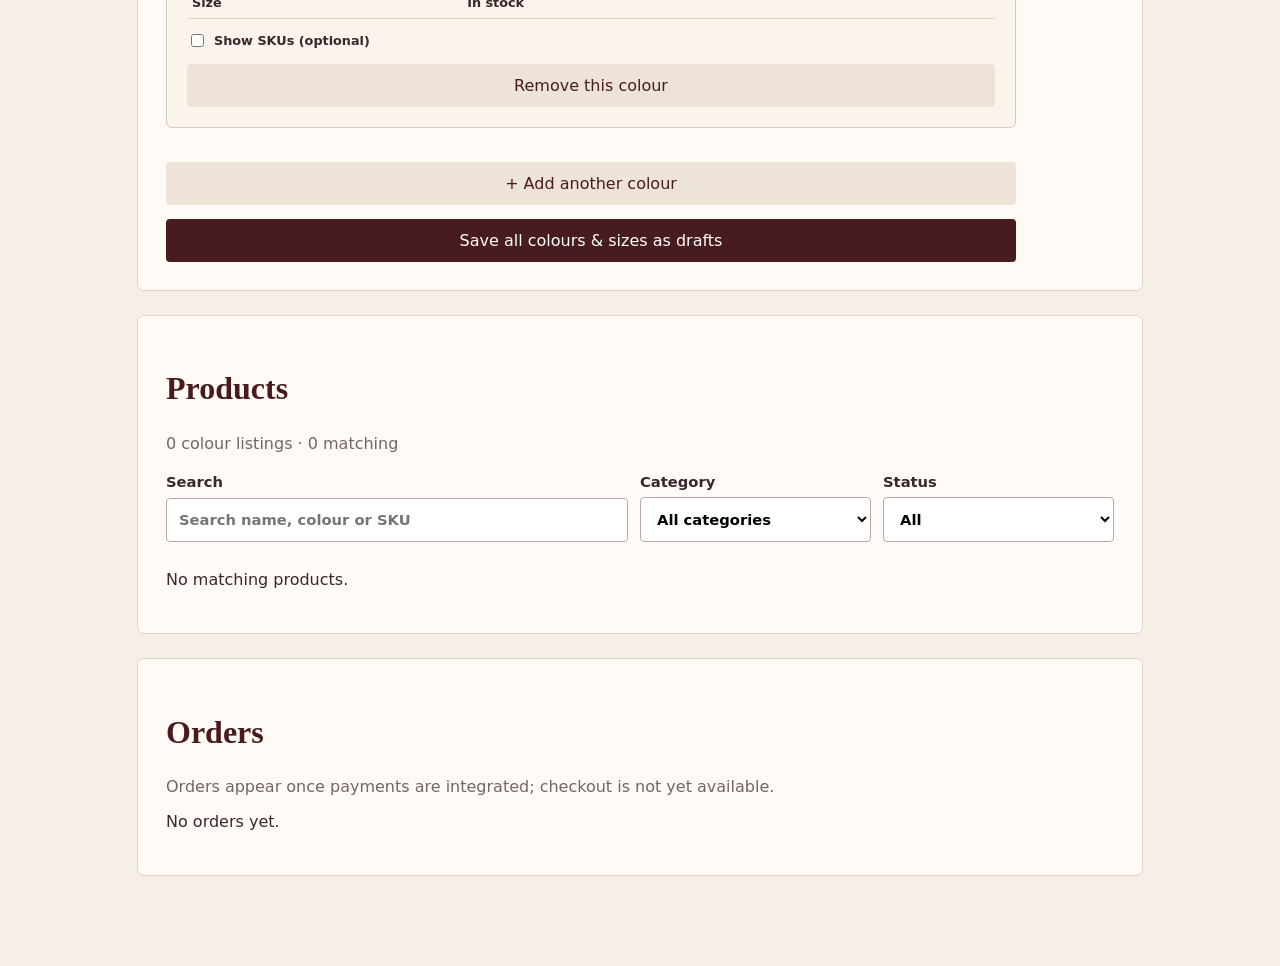
<file: dashboard-preview.html>
<!doctype html><html lang="en"><head><meta charset="utf-8"><meta name="viewport" content="width=device-width,initial-scale=1"><meta name="robots" content="noindex,nofollow"><title>MaeLinne — Shop dashboard</title><style>:root{font-family:system-ui,-apple-system,sans-serif;color:#3a272d;background:#f6efe7}*{box-sizing:border-box}body{margin:0}.wrap{max-width:1050px;margin:auto;padding:40px 22px 90px}header{display:flex;justify-content:space-between;align-items:center;gap:20px;flex-wrap:wrap}h1,h2{font-family:Georgia,serif;color:#481b20}h1{font-size:clamp(2.5rem,6vw,4rem);margin:0 0 10px}h2{font-size:2rem}.eyebrow{font-size:.7rem;font-weight:700;letter-spacing:.2em;color:#8b5a60}.notice,section{background:#fffaf5;padding:22px;border:1px solid #e2d3c7;margin-top:24px;border-radius:7px}.notice{background:#eee3d8}section{padding:28px}.hint{color:#736569}.product{padding:20px 0;border-top:1px solid #e2d3c7}.product p{margin:7px 0}.variant{padding:8px 0;display:flex;flex-wrap:wrap;gap:10px;align-items:center}form{display:grid;gap:14px;max-width:650px}label{display:grid;gap:7px;font-size:.92rem;font-weight:600}input,textarea{font:inherit;padding:12px;border:1px solid #bca9a5;border-radius:4px;width:100%;background:white}input[type=number]{max-width:170px}button{font:inherit;background:#481b20;color:#fff;border:0;padding:12px 18px;border-radius:4px;cursor:pointer}button:disabled{opacity:.5}button.secondary{background:#eee3d8;color:#481b20}button:focus-visible,a:focus-visible{outline:3px solid #a46658;outline-offset:3px}.variant input{width:110px}.variant form{display:flex;align-items:end;flex-wrap:wrap;gap:8px} .variant form label{max-width:130px} .order{border-top:1px solid #ddd;padding:12px 0;word-break:break-word}

.gallery-editor{display:flex;flex-wrap:wrap;gap:12px}.photo-tile{width:150px;display:grid;gap:5px}.photo-tile img{width:100%;height:165px;object-fit:contain;background:#f4ece5}.photo-tile button{padding:7px;font-size:.8rem}#photo-preview{display:flex;flex-wrap:wrap}form[hidden]{display:none}

.catalogue-tools{display:grid;grid-template-columns:2fr 1fr 1fr;gap:12px;margin:20px 0 28px}select{font:inherit;padding:12px;border:1px solid #bca9a5;border-radius:4px;background:white;width:100%}.product details{border-bottom:1px solid #e2d3c7;padding:5px 0 15px}.product summary{cursor:pointer;display:flex;align-items:center;justify-content:space-between;gap:16px;flex-wrap:wrap}.product summary h3{margin:0;font-size:1.12rem}.product details[open]>summary{margin-bottom:20px}.product{padding:10px 0;border-top:0}@media(max-width:650px){.catalogue-tools{grid-template-columns:1fr}}
/* One save for colour details, size rows and stock. */
form{max-width:850px}fieldset{min-width:0}.colour-editor{border:1px solid #d8c6b8;padding:20px;margin:12px 0 20px;border-radius:6px;display:grid;gap:14px;background:#fbf4ec}.colour-editor legend{font-weight:700;padding:0 8px}.colour-editor p,.size-editor p{font-size:.85rem;line-height:1.5;color:#736569;margin:0}.size-editor h4{margin:8px 0;font-size:1rem}.size-shortcuts{display:flex;flex-wrap:wrap;gap:6px;margin:12px 0}.size-shortcuts button{padding:8px 12px;font-size:.85rem}.size-table{border-collapse:collapse;width:100%;margin:12px 0}.size-table th{text-align:left;font-size:.8rem}.size-table td,.size-table th{padding:8px 5px;border-bottom:1px solid #e2d3c7;vertical-align:middle}.size-table input{min-width:60px;max-width:130px;padding:10px}.size-table td span{font-size:.75rem;color:#736569}.size-table td button{font-size:.75rem;padding:8px}.size-table .sku-column{display:none}.size-table.show-skus .sku-column{display:table-cell}.inline-check{display:flex;align-items:center;justify-content:flex-start;font-size:.8rem}.inline-check input{width:auto;order:-1}.form-message{margin:0;font-weight:600;font-size:.9rem;line-height:1.5}.form-message:empty{display:none}.form-message.error{color:#9a2439;background:#fff0f1;border:1px solid #e4a7b3;padding:12px;border-radius:4px}.selected-photos{display:flex;gap:10px;flex-wrap:wrap}.selected-photos img{width:100px;height:130px;object-fit:contain}.photo-tile{align-content:start}.photo-tile span{font-size:.75rem;text-align:center}.product-actions{display:flex;gap:8px;flex-wrap:wrap;margin:12px 0}.product-editor{padding:20px 0}.notice{overflow-wrap:anywhere}button:disabled{cursor:wait}.size-table-wrap{overflow-x:auto}[hidden]{display:none!important}@media(max-width:650px){section{padding:18px}.colour-editor{padding:12px}.wrap{padding:24px 14px 60px}.size-table td,.size-table th{padding:8px 3px}.size-table input{max-width:88px}.size-table.show-skus{min-width:460px}}
.selected-photos .photo-tile img{width:100%;height:165px}.selected-photos .photo-tile span{overflow-wrap:anywhere}
</style></head><body><main class="wrap"><header><div><p class="eyebrow">MAELINNE / PRIVATE WORKSPACE</p><h1>Shop dashboard</h1><p>Manage products, sizes, stock and orders.</p></div><a href="/">← View website</a></header><div class="notice" role="status" id="status">Connecting securely…</div><section><h2>Add new product</h2><form id="product-form"><label>Category<select name="category" required><option value="">Choose category</option><option>Tops</option><option>Knitwear</option><option>Bottoms</option><option>Dresses & Skirts</option><option>Sets</option><option>Outerwear</option><option>Sleepwear</option><option>Accessories</option><option>Other</option></select></label><label>Name<input name="name" required maxlength="120" placeholder="e.g. Y2K Lace Henley"></label><label>Style group (optional — defaults to the product name)<input name="style_group" maxlength="80" placeholder="e.g. Hammond"></label><label>Material<input name="fabric" maxlength="160" placeholder="e.g. 60% cotton, 35% rayon, 5% elastane"></label><label>Description<textarea name="description" maxlength="2000"></textarea></label><label>Price (€)<input name="price" type="number" min="0" step=".01" required></label><h3>Colours, sizes & stock</h3><p class="hint">Add each colour and its photos, choose sizes, and enter stock. Save everything together. Each colour stays as its own linked listing so its photos and stock are easy to manage.</p><div id="new-colours"></div><button type="button" class="secondary" id="add-colour">+ Add another colour</button><button type="submit">Save all colours & sizes as drafts</button><p id="create-message" class="form-message" role="status" tabindex="-1"></p></form></section><section aria-labelledby="products-title"><h2 id="products-title">Products</h2><div class="hint" id="product-count"></div><div class="catalogue-tools"><label>Search<input id="product-search" type="search" placeholder="Search name, colour or SKU"></label><label>Category<select id="category-filter"><option value="">All categories</option><option>Tops</option><option>Knitwear</option><option>Bottoms</option><option>Dresses & Skirts</option><option>Sets</option><option>Outerwear</option><option>Sleepwear</option><option>Accessories</option><option>Other</option><option>Uncategorised</option></select></label><label>Status<select id="status-filter"><option value="">All</option><option value="draft">Drafts</option><option value="published">Published</option></select></label></div><div id="draft-products"></div><div id="published-products"></div></section><section aria-labelledby="orders-title"><h2 id="orders-title">Orders</h2><p class="hint">Orders appear once payments are integrated; checkout is not yet available.</p><div id="orders"></div></section></main><script type="module">// Private admin API. Fails closed until D1 and Cloudflare Access are configured.
// Authentication: verified Cloudflare Access RS256 JWT from Cf-Access-Jwt-Assertion.
const json=(data,status=200)=>new Response(JSON.stringify(data),{status,headers:{'content-type':'application/json; charset=utf-8','cache-control':'no-store','x-content-type-options':'nosniff'}});
const b64url=s=>Uint8Array.from(atob(s.replace(/-/g,'+').replace(/_/g,'/')+'='.repeat((4-s.length%4)%4)),c=>c.charCodeAt(0));
async function authorized(request,env){
 const domain=env.ACCESS_TEAM_DOMAIN, aud=env.ACCESS_AUD;
 if(!domain||!aud)return false;
 const token=request.headers.get('Cf-Access-Jwt-Assertion');
 if(!token)return false;
 const parts=token.split('.');if(parts.length!==3)return false;
 try{
  const header=JSON.parse(new TextDecoder().decode(b64url(parts[0])));
  const claims=JSON.parse(new TextDecoder().decode(b64url(parts[1])));
  if(header.alg!=='RS256'||!header.kid||claims.iss!==`https://${domain}`||!Array.isArray(claims.aud)||!claims.aud.includes(aud)||!Number.isFinite(claims.exp)||claims.exp<=Date.now()/1000||!Number.isFinite(claims.nbf)||claims.nbf>Date.now()/1000)return false;
  const r=await fetch(`https://${domain}/cdn-cgi/access/certs`);
  if(!r.ok)return false;
  const keys=(await r.json()).keys||[];
  const jwk=keys.find(k=>k.kid===header.kid&&k.kty==='RSA');
  if(!jwk)return false;
  const key=await crypto.subtle.importKey('jwk',jwk,{name:'RSASSA-PKCS1-v1_5',hash:'SHA-256'},false,['verify']);
  return crypto.subtle.verify('RSASSA-PKCS1-v1_5',key,b64url(parts[2]),new TextEncoder().encode(parts[0]+'.'+parts[1]));
 }catch{return false;}
}
function fail(message,status=400){return json({error:message},status);}
async function handler({request,env}){
 if(!await authorized(request,env))return fail('Admin access is not configured or authentication has expired.',403);
 if(!env.DB)return fail('D1 database is not configured.',503);
 const url=new URL(request.url),section=url.pathname.replace(/^\/api\/admin\/?/,'').replace(/\/$/,'');
 try{
  if(request.method==='POST'&&section==='images'){
   if(!env.IMAGES)return fail('Image storage is not configured.',503);
   const max=5*1024*1024;
   if(Number(request.headers.get('content-length')||0)>max+65536)return fail('Photo must be smaller than 5 MB.',413);
   let form;try{form=await request.formData();}catch{return fail('Invalid photo upload.');}
   const photo=form.get('photo');
   if(!photo||typeof photo.arrayBuffer!=='function'||photo.size<1||photo.size>max)return fail('Please choose an image smaller than 5 MB.');
   const types={'image/jpeg':'jpg','image/png':'png','image/webp':'webp'};
   const ext=types[photo.type];if(!ext)return fail('Use a JPG, PNG or WebP image.');
   const data=new Uint8Array(await photo.arrayBuffer());
   const jpeg=data[0]===255&&data[1]===216&&data[2]===255;
   const png=data.length>8&&[137,80,78,71,13,10,26,10].every((n,i)=>data[i]===n);
   const webp=data.length>12&&new TextDecoder().decode(data.slice(0,4))==='RIFF'&&new TextDecoder().decode(data.slice(8,12))==='WEBP';
   if(!(ext==='jpg'&&jpeg||ext==='png'&&png||ext==='webp'&&webp))return fail('The selected file is not a valid image.');
   const key=crypto.randomUUID()+'.'+ext;
   await env.IMAGES.put(key,data,{httpMetadata:{contentType:photo.type},customMetadata:{source:'maelinne-admin'}});
   return json({url:'/api/images/'+key},201);
  }
  if(request.method==='GET'&&section==='products'){
   const products=(await env.DB.prepare('SELECT * FROM products ORDER BY created_at DESC').all()).results;
   const variants=(await env.DB.prepare('SELECT * FROM variants ORDER BY label').all()).results;const galleries={};if(env.IMAGES){await Promise.all(products.map(async p=>{const obj=await env.IMAGES.get('galleries/'+p.id+'.json');if(obj){try{galleries[p.id]=JSON.parse(await obj.text());}catch{}}}));}
   return json({products:products.map(p=>({...p,images:Array.isArray(galleries[p.id]?.images)?galleries[p.id].images:(p.image_url?[p.image_url]:[]),color:galleries[p.id]?.color||'',style_group:galleries[p.id]?.style_group||'',category:galleries[p.id]?.category||'Uncategorised',fabric:galleries[p.id]?.fabric||'',variants:variants.filter(v=>v.product_id===p.id)}))});
  }
  if(request.method==='GET'&&section==='orders'){
   const orders=(await env.DB.prepare('SELECT id,status,customer_email,customer_name,total_cents,created_at FROM orders ORDER BY created_at DESC LIMIT 100').all()).results;
   return json({orders});
  }
  if(request.method==='PUT'&&/^products\/[a-f0-9-]{36}\/gallery$/.test(section)){
   if(!env.IMAGES)return fail('Image storage unavailable.',503);
   const id=section.split('/')[1];if(!await env.DB.prepare('SELECT id FROM products WHERE id=?').bind(id).first())return fail('Product not found.',404);
   let v;try{v=await request.json();}catch{return fail('Invalid JSON.');}
   const good=url=>typeof url==='string'&&(/^\/api\/images\/[a-f0-9-]{36}\.(jpg|png|webp)$/.test(url)||/^\/assets\/[a-zA-Z0-9._/-]+$/.test(url));
   if(!Array.isArray(v.images)||v.images.length>12||v.images.some(url=>!good(url))||typeof v.color!=='string'||v.color.length>80||typeof v.style_group!=='string'||v.style_group.length>80||typeof v.category!=='string'||v.category.length>50||typeof v.fabric!=='string'||v.fabric.length>160)return fail('Invalid colour or photo list.');
   const images=[...new Set(v.images)],color=v.color.trim(),style_group=v.style_group.trim(),category=v.category.trim()||'Uncategorised',fabric=v.fabric.trim();
   await env.IMAGES.put('galleries/'+id+'.json',JSON.stringify({images,color,style_group,category,fabric}),{httpMetadata:{contentType:'application/json'}});
   await env.DB.prepare('UPDATE products SET image_url=?,updated_at=CURRENT_TIMESTAMP WHERE id=?').bind(images[0]||'',id).run();return json({ok:true});
  }
  // Save a whole colour/size grid with the product, preserving existing variant IDs.
  if((request.method==='POST'&&section==='listings')||(request.method==='PUT'&&/^products\/[a-f0-9-]{36}\/listing$/.test(section))){
   if(!env.IMAGES)return fail('Image storage unavailable.',503);
   let body;try{body=await request.json();}catch{return fail('Invalid JSON.');}
   if(!body||typeof body!=='object')return fail('Invalid listing.');
   const editing=request.method==='PUT',productId=editing?section.split('/')[1]:null;
   const existing=editing?await env.DB.prepare('SELECT * FROM products WHERE id=?').bind(productId).first():null;
   if(editing&&!existing)return fail('Product not found.',404);
   const name=String(body.name||'').trim(),description=String(body.description||'').trim(),price=body.price_cents;
   if(!name||name.length>120||description.length>2000||!Number.isSafeInteger(price)||price<0||price>10000000)return fail('Check the name, description and price.');
   const colours=editing?[body]:body.colours;
   if(!Array.isArray(colours)||!colours.length||colours.length>8)return fail('Add between one and eight colours.');
   const validImage=url=>typeof url==='string'&&(/^\/api\/images\/[a-f0-9-]{36}\.(jpg|png|webp)$/.test(url)||/^\/assets\/[a-zA-Z0-9._/-]+$/.test(url));
   const oldVariants=editing?(await env.DB.prepare('SELECT * FROM variants WHERE product_id=?').bind(productId).all()).results:[];
   const knownIds=new Set(oldVariants.map(v=>v.id)),seenIds=new Set(),seenSkus=new Set(),seenColours=new Set(),planned=[];
   let total=0;
   for(const colour of colours){
    if(!colour||typeof colour!=='object')return fail('Invalid colour entry.');
    const color=String(colour.color||'').trim(),style_group=String(body.style_group||name.slice(0,80)).trim(),category=String(body.category||'Other').trim(),fabric=String(body.fabric||'').trim();
    if(color.length>80||style_group.length>80||category.length>50||fabric.length>160)return fail('Check the colour, style group, category and material lengths.');
    if(colours.length>1&&!color)return fail('Give each colour a name.');
    if(seenColours.has(color.toLowerCase()))return fail('Each colour must have a different name.');seenColours.add(color.toLowerCase());
    if(!Array.isArray(colour.images)||colour.images.length>12||colour.images.some(image=>!validImage(image)))return fail('Use up to 12 uploaded product photos per colour.');
    if(!Array.isArray(colour.variants)||colour.variants.length>20)return fail('Check the size rows.');
    total+=colour.variants.length;if(total>40)return fail('Save up to 40 size entries at a time.');
    const id=editing?productId:crypto.randomUUID(),labels=new Set(),variants=[];
    for(const row of colour.variants){
     if(!row||typeof row!=='object')return fail('Invalid size row.');
     const label=String(row.label||'').trim(),quantity=row.quantity,sku=String(row.sku||'').trim()||'ML-'+crypto.randomUUID();
     if(!label||label.length>80||sku.length>80||!Number.isSafeInteger(quantity)||quantity<0||quantity>100000)return fail('Each size needs a name and a whole-number stock quantity from 0 to 100000.');
     if(labels.has(label.toLowerCase()))return fail('Size '+label+' appears twice in '+(color||'this listing')+'.');labels.add(label.toLowerCase());
     if(seenSkus.has(sku))return fail('SKU '+sku+' is repeated. Leave SKU blank to generate a unique one.');seenSkus.add(sku);
     if(row.id&&(!knownIds.has(row.id)||seenIds.has(row.id)))return fail('A size row is no longer valid. Reload the product and try again.',409);
     if(row.id)seenIds.add(row.id);
     variants.push({id:row.id||crypto.randomUUID(),existing:!!row.id,label,sku,quantity});
    }
    planned.push({id,variants,gallery:{images:[...new Set(colour.images)],color,style_group,category,fabric}});
   }
   // Existing sizes are retained, including those used by orders. Set stock to zero instead.
   if(editing&&oldVariants.some(v=>!seenIds.has(v.id)))return fail('Existing sizes must stay in the list. Set their stock to 0 if unavailable.');
   const requested=planned.flatMap(item=>item.variants);
   if(requested.length){
    const duplicates=(await env.DB.prepare('SELECT id,sku FROM variants WHERE sku IN ('+requested.map(()=>'?').join(',')+')').bind(...requested.map(row=>row.sku)).all()).results;
    for(const duplicate of duplicates){if(!requested.some(row=>row.existing&&row.id===duplicate.id&&row.sku===duplicate.sku))return fail('SKU '+duplicate.sku+' is already used. Leave SKU blank for a new size, or choose another SKU.',409);}
   }
   const statements=[],backups=[];
   for(const item of planned){
    const key='galleries/'+item.id+'.json',previous=editing?await env.IMAGES.get(key):null;
    backups.push({key,value:previous?await previous.text():null});
    if(editing){statements.push(env.DB.prepare('UPDATE products SET name=?,description=?,image_url=?,price_cents=?,updated_at=CURRENT_TIMESTAMP WHERE id=?').bind(name,description,item.gallery.images[0]||'',price,item.id));}
    else{statements.push(env.DB.prepare('INSERT INTO products (id,name,description,image_url,price_cents,active) VALUES (?,?,?,?,?,0)').bind(item.id,name,description,item.gallery.images[0]||'',price));}
    for(const row of item.variants){
     statements.push(row.existing?env.DB.prepare('UPDATE variants SET label=?,sku=?,quantity=? WHERE id=? AND product_id=?').bind(row.label,row.sku,row.quantity,row.id,item.id):env.DB.prepare('INSERT INTO variants (id,product_id,label,sku,quantity) VALUES (?,?,?,?,?)').bind(row.id,item.id,row.label,row.sku,row.quantity));
    }
   }
   try{
    for(const item of planned)await env.IMAGES.put('galleries/'+item.id+'.json',JSON.stringify(item.gallery),{httpMetadata:{contentType:'application/json'}});
    await env.DB.batch(statements);
   }catch(error){
    await Promise.allSettled(backups.map(b=>b.value===null?env.IMAGES.delete(b.key):env.IMAGES.put(b.key,b.value,{httpMetadata:{contentType:'application/json'}})));
    if(String(error).includes('UNIQUE'))return fail('A SKU was saved elsewhere at the same time. Use another SKU or leave new SKUs blank.',409);
    throw error;
   }
   return json({ok:true,ids:planned.map(item=>item.id)},editing?200:201);
  }
  if(request.method==='POST'&&section==='products'){
   let v;try{v=await request.json();}catch{return fail('Invalid JSON');}
   const name=String(v.name||'').trim(),description=String(v.description||'').trim(),image=String(v.image_url||'').trim(),price=Number(v.price_cents),active=v.active===true?1:0;
   if(!name||name.length>120||description.length>2000||!Number.isSafeInteger(price)||price<0||price>10000000)return fail('Check name, description and price.');
   if(image&&!(/^\/api\/images\/[0-9a-f-]{36}\.(jpg|png|webp)$/.test(image)||/^\/assets\/[a-zA-Z0-9._/-]+$/.test(image)||/^https:\/\/[a-zA-Z0-9.-]+\/[a-zA-Z0-9._/?=&%-]+$/.test(image)))return fail('Image must be an HTTPS URL or an assets/ path.');
   const id=crypto.randomUUID();
   await env.DB.prepare('INSERT INTO products (id,name,description,image_url,price_cents,active) VALUES (?,?,?,?,?,?)').bind(id,name,description,image,price,active).run();
   return json({id},201);
  }
  if(request.method==='POST'&&section==='variants'){
   let v;try{v=await request.json();}catch{return fail('Invalid JSON');}
   const product=String(v.product_id||''),label=String(v.label||'').trim(),sku=String(v.sku||'').trim(),qty=Number(v.quantity);
   if(!product||!label||label.length>80||!sku||sku.length>80||!Number.isSafeInteger(qty)||qty<0||qty>100000)return fail('Check variant, SKU and quantity.');
   const id=crypto.randomUUID();
   await env.DB.prepare('INSERT INTO variants (id,product_id,label,sku,quantity) VALUES (?,?,?,?,?)').bind(id,product,label,sku,qty).run();
   return json({id},201);
  }
  if(request.method==='DELETE'&&/^products\/[a-f0-9-]{36}$/.test(section)){
   const id=section.slice(9);
   const existing=await env.DB.prepare('SELECT id,active FROM products WHERE id=?').bind(id).first();
   if(!existing)return fail('Product not found',404);
   if(existing.active)return fail('Unpublish this product before deleting it.',409);
   await env.DB.batch([
    env.DB.prepare('DELETE FROM variants WHERE product_id=?').bind(id),
    env.DB.prepare('DELETE FROM products WHERE id=? AND active=0').bind(id)
   ]);
   if(env.IMAGES){await env.IMAGES.delete('galleries/'+id+'.json');}
   return json({ok:true});
  }
  if(request.method==='PATCH'&&section.startsWith('products/')){
   const id=section.slice(9);let v;try{v=await request.json();}catch{return fail('Invalid JSON');}
   const existing=await env.DB.prepare('SELECT * FROM products WHERE id=?').bind(id).first();if(!existing)return fail('Product not found',404);
   const name=v.name===undefined?existing.name:String(v.name).trim();const description=v.description===undefined?existing.description:String(v.description).trim();const image=v.image_url===undefined?existing.image_url:String(v.image_url).trim();const price=v.price_cents===undefined?existing.price_cents:Number(v.price_cents);const active=typeof v.active==='boolean'?(v.active?1:0):existing.active;
   if(!name||name.length>120||description.length>2000||!Number.isSafeInteger(price)||price<0||price>10000000)return fail('Check product name, description and price.');
   if(image&&!(/^\/api\/images\/[0-9a-f-]{36}\.(jpg|png|webp)$/.test(image)||/^\/assets\/[a-zA-Z0-9._/-]+$/.test(image)||/^https:\/\/[a-zA-Z0-9.-]+\/[a-zA-Z0-9._/?=&%-]+$/.test(image)))return fail('Invalid image URL.');
   const result=await env.DB.prepare('UPDATE products SET name=?,description=?,image_url=?,price_cents=?,active=?,updated_at=CURRENT_TIMESTAMP WHERE id=?').bind(name,description,image,price,active,id).run();
   return result.meta.changes?json({ok:true}):fail('Product not found',404);
  }
  if(request.method==='PATCH'&&section.startsWith('variants/')){
   const id=section.slice(9);let v;try{v=await request.json();}catch{return fail('Invalid JSON');}
   const qty=Number(v.quantity);
   if(!Number.isSafeInteger(qty)||qty<0||qty>100000)return fail('Invalid stock quantity.');
   const result=await env.DB.prepare('UPDATE variants SET quantity=? WHERE id=?').bind(qty,id).run();
   return result.meta.changes?json({ok:true}):fail('Variant not found',404);
  }
  return fail('Not found',404);
 }catch(e){console.error('Admin API failure',e);return fail('Unable to complete request. Check database setup or duplicate SKU.',500);}
}
const onRequest=handler;


async function sandbox() {
 const nativeFetch=window.fetch.bind(window),objects=new Map();
 const state={products:[],variants:[],orders:[]},trace=[];
 const sql=async statements=>{
  const before=structuredClone(state);const result=[];
  try{for(const {q,values:v=[]} of statements){let rows=[],changes=0;
   if(q.startsWith('SELECT')){
    const table=q.includes('FROM variants')?'variants':q.includes('FROM orders')?'orders':'products';rows=state[table].map(x=>({...x}));
    if(q.includes('WHERE product_id=?'))rows=rows.filter(x=>x.product_id===v[0]);
    else if(q.includes('WHERE sku IN'))rows=rows.filter(x=>v.includes(x.sku));
    else if(q.includes('WHERE sku=?'))rows=rows.filter(x=>x.sku===v[0]);
    else if(q.includes('WHERE id=?'))rows=rows.filter(x=>x.id===v[0]);
   }else if(q.startsWith('INSERT INTO products')){
    const [id,name,description,image_url,price_cents,active=0]=v;state.products.push({id,name,description,image_url,price_cents,active});changes=1;
   }else if(q.startsWith('INSERT INTO variants')){
    const [id,product_id,label,sku,quantity]=v;if(state.variants.some(x=>x.sku===sku))throw Error('UNIQUE constraint failed: variants.sku');state.variants.push({id,product_id,label,sku,quantity});changes=1;
   }else if(q.startsWith('UPDATE variants SET label')){
    const [label,sku,quantity,id,product_id]=v;const row=state.variants.find(x=>x.id===id&&x.product_id===product_id);if(row){Object.assign(row,{label,sku,quantity});changes=1;}
   }else if(q.startsWith('UPDATE products SET')){
    const withActive=q.includes('active=?');const [name,description,image_url,price_cents]=v;const id=v[v.length-1];const row=state.products.find(x=>x.id===id);if(row){Object.assign(row,{name,description,image_url,price_cents});if(withActive)row.active=v[4];changes=1;}
   }else if(q.includes('missing_table'))throw Error('no such table: missing_table');
   else throw Error('Test adapter does not implement: '+q);
   result.push({results:rows,meta:{changes}});
  }trace.push({statements,ok:true});return result;}catch(error){Object.assign(state,before);trace.push({statements,ok:false});throw error;}
 };
 const DB={prepare(q){return {q,values:[],bind(...values){this.values=values;return this;},async all(){return (await sql([this]))[0];},async first(){return (await this.all()).results[0]||null;},async run(){return (await sql([this]))[0];}};},batch:sql};
 const env={DB,IMAGES:{async get(key){return objects.has(key)?{text:async()=>objects.get(key)}:null;},async put(key,value){objects.set(key,value);},async delete(key){objects.delete(key);}},ACCESS_TEAM_DOMAIN:'local-test.example',ACCESS_AUD:'test-audience'};
 const keys=await crypto.subtle.generateKey({name:'RSASSA-PKCS1-v1_5',modulusLength:2048,publicExponent:new Uint8Array([1,0,1]),hash:'SHA-256'},true,['sign','verify']);
 const jwk=await crypto.subtle.exportKey('jwk',keys.publicKey);jwk.kid='test';
 const encode=value=>btoa(typeof value==='string'?value:String.fromCharCode(...value)).replaceAll('+','-').replaceAll('/','_').replaceAll('=','');
 const jwtBody=encode(JSON.stringify({alg:'RS256',kid:'test'}))+'.'+encode(JSON.stringify({iss:'https://local-test.example',aud:['test-audience'],nbf:Math.floor(Date.now()/1000)-60,exp:Math.floor(Date.now()/1000)+3600}));
 const token=jwtBody+'.'+encode(new Uint8Array(await crypto.subtle.sign('RSASSA-PKCS1-v1_5',keys.privateKey,new TextEncoder().encode(jwtBody))));
 window.fetch=async(input,options={})=>{
  if(input==='https://local-test.example/cdn-cgi/access/certs')return Response.json({keys:[jwk]});
  if(typeof input==='string'&&input.startsWith('/api/admin/')){
   const headers=new Headers(options.headers);headers.set('Cf-Access-Jwt-Assertion',token);
   return onRequest({request:new Request('https://test.local'+input,{...options,headers}),env});
  }
  return nativeFetch(input,options);
 };
 return {env,objects,sql,trace,async reset(){objects.clear();state.products=[];state.variants=[];state.orders=[];trace.length=0;},call:async(path,method,body,auth=true)=>onRequest({request:new Request('https://test.local/api/admin/'+path,{method,headers:{'content-type':'application/json',...(auth?{'Cf-Access-Jwt-Assertion':token}:{})},...(body===undefined?{}:{body:JSON.stringify(body)})}),env})};
}

await sandbox();
const node = (tag, text) => { const el = document.createElement(tag); if (text !== undefined) el.textContent = text; return el; };
const status = document.getElementById('status');
const draftsEl = document.getElementById('draft-products');
const publishedEl = document.getElementById('published-products');
const ordersEl = document.getElementById('orders');
const createForm = document.getElementById('product-form');
const search = document.getElementById('product-search');
const categoryFilter = document.getElementById('category-filter');
const statusFilter = document.getElementById('status-filter');
const categories = ['Tops','Knitwear','Bottoms','Dresses & Skirts','Sets','Outerwear','Sleepwear','Accessories','Other'];
const euros = cents => new Intl.NumberFormat('en-IE',{style:'currency',currency:'EUR'}).format(cents/100);
let allProducts = [], busy = false;
const hasUnsavedChanges = () => !!document.querySelector('form[data-dirty="true"]');
function markDirty(element) { const form = element.closest("form"); if (form) form.dataset.dirty = "true"; }
const uploaded = new WeakMap();
function notify(message) { status.textContent = message; }
async function api(path, options = {}) {
  const response = await fetch('/api/admin/' + path, {credentials:'same-origin', ...options, headers:{'content-type':'application/json', ...options.headers}});
  const data = await response.json().catch(() => ({}));
  if (!response.ok) throw Error(response.status === 403 ? 'Dashboard access could not be verified. Sign in again in another tab, then retry. Your entries are still here.' : data.error || 'Request failed. Please try again.');
  return data;
}
function field(parent, title, element = node('input')) {
  const label = node('label', title); label.append(element); parent.append(label); return element;
}
function button(text, action, secondary = true) {
  const el = node('button', text); el.type = 'button'; if (secondary) el.className = 'secondary'; el.onclick = action; return el;
}
function feedback(parent) { const el = node('p'); el.className = 'form-message'; el.setAttribute('role','status'); el.tabIndex = -1; parent.append(el); return el; }
async function save(form, message, action, success) {
  if (busy) return;
  busy = true;
  const controls = [...form.querySelectorAll('button,input,select,textarea')];
  const wasDisabled = controls.map(el => el.disabled);
  controls.forEach(el => el.disabled = true);
  message.textContent = 'Saving…'; message.classList.remove('error');
  try {
    await action();
    message.textContent = success; notify(success); form.dataset.dirty = 'false';
    try { await loadProducts(); } catch { notify(success + ' Refresh the product list when your connection returns.'); }
  } catch (error) {
    message.textContent = error.message; message.classList.add('error'); notify('Could not save: ' + error.message); message.focus();
  } finally { controls.forEach((el,i) => el.disabled = wasDisabled[i]); busy = false; }
}
async function uploadPhoto(file) {
  if (uploaded.has(file)) return uploaded.get(file);
  if (!['image/jpeg','image/png','image/webp'].includes(file.type) || !file.size || file.size > 5*1024*1024) throw Error('Choose JPG, PNG or WebP photos smaller than 5 MB.');
  const data = new FormData(); data.append('photo',file);
  const response = await fetch('/api/admin/images',{method:'POST',credentials:'same-origin',body:data});
  const result = await response.json().catch(() => ({}));
  if (!response.ok) throw Error(response.status === 403 ? 'Dashboard access could not be verified. Sign in again, then retry; your entries are still here.' : result.error || 'Photo upload failed.');
  uploaded.set(file,result.url); return result.url;
}
function sizeEditor(parent, initial = []) {
  const section = node('div'); section.className = 'size-editor'; parent.append(section);
  section.append(node('h4','Sizes & stock'), node('p','Add the sizes you have, then enter the quantity for each. Leave SKU blank to generate it automatically.'));
  const quick = node('div'); quick.className = 'size-shortcuts'; section.append(quick);
  const tableWrap = node('div'); tableWrap.className = 'size-table-wrap';
  const table = node('table'); table.className = 'size-table';
  const head = node('thead'), header = node('tr');
  for (const title of ['Size','In stock','SKU (optional)','']) { const th = node('th', title); th.scope = 'col'; if (title.startsWith('SKU')) th.className = 'sku-column'; header.append(th); }
  head.append(header); const body = node('tbody'); table.append(head,body); tableWrap.append(table); section.append(tableWrap);
  const rows = [];
  function addRow(value = {}) {
    const row = node('tr'); const size = node('input'); size.value = value.label || ''; size.maxLength = 80; size.required = true; size.setAttribute('aria-label','Size'); size.placeholder = 'e.g. S or 10';
    const qty = node('input'); qty.type = 'number'; qty.min = 0; qty.max = 100000; qty.step = 1; qty.required = true; qty.value = value.quantity ?? 0; qty.setAttribute('aria-label','In stock');
    const sku = node('input'); sku.value = value.sku || ''; sku.maxLength = 80; sku.placeholder = 'Automatic'; sku.setAttribute('aria-label','SKU (optional)');
    const entry = {id:value.id, row, size, qty, sku}; rows.push(entry);
    for (const [input, className] of [[size,''],[qty,''],[sku,'sku-column']]) { const td = node('td'); td.className = className; td.append(input); row.append(td); }
    const actions = node('td');
    if (!value.id) actions.append(button('Remove', () => { rows.splice(rows.indexOf(entry),1); row.remove(); markDirty(section); }));
    else actions.append(node('span','Use 0 if sold out'));
    row.append(actions); body.append(row); return entry;
  }
  const addSize = label => { if (!rows.some(r => r.size.value.trim().toLowerCase() === label.toLowerCase())) addRow({label}); markDirty(section); };
  for (const label of ['XS','S','M','L','XL','XXL']) quick.append(button('+ ' + label, () => addSize(label)));
  quick.append(button('+ Other size', () => addRow().size.focus()));
  const skuToggle = node('input'); skuToggle.type = 'checkbox';
  field(section,'Show SKUs (optional)',skuToggle).parentElement.className = 'inline-check';
  skuToggle.onchange = () => table.classList.toggle('show-skus',skuToggle.checked);
  initial.forEach(addRow);
  return () => rows.map(r => ({...(r.id ? {id:r.id} : {}),label:r.size.value.trim(),sku:r.sku.value.trim(),quantity:r.qty.value === '' ? null : Number(r.qty.value)}));
}
function colourEditor(parent, initial = {}, removable = false) {
  const group = node('fieldset'); group.className = 'colour-editor'; group.append(node('legend','Colour, photos & sizes')); parent.append(group);
  const colour = field(group,'Colour',node('input')); colour.value = initial.color || ''; colour.maxLength = 80; colour.placeholder = 'e.g. Oatmeal';
  const photos = [...(initial.images || [])], gallery = node('div'); gallery.className = 'gallery-editor'; group.append(gallery);
  function drawPhotos() {
    gallery.replaceChildren();
    photos.forEach((url,index) => {
      const tile = node('div'); tile.className = 'photo-tile'; const image = node('img'); image.src = url; image.alt = 'Product photo ' + (index+1); tile.append(image);
      tile.append(button('Remove photo', () => { photos.splice(index,1); drawPhotos(); drawPending(); markDirty(group); }));
      if (index) tile.append(button('Make cover', () => { photos.splice(index,1); photos.unshift(url); drawPhotos(); markDirty(group); },false));
      else tile.append(node('span','Cover photo'));
      gallery.append(tile);
    });
  }
  drawPhotos();
  const files = field(group,'Add photos for this colour (up to 12)',node('input')); files.type = 'file'; files.multiple = true; files.accept = 'image/jpeg,image/png,image/webp';
  group.append(node('p','Choose several photos together, or open the picker again to add more. On a Mac, hold Command while clicking photos.'));
  const pending = [], previews = node('div'); previews.className = 'selected-photos gallery-editor'; group.append(previews);
  const photoCount = node('p'); photoCount.setAttribute('role','status'); group.append(photoCount);
  const photoError = feedback(group);
  function drawPending() {
    previews.replaceChildren();
    for (const file of pending) {
      const tile = node('div'); tile.className = 'photo-tile';
      const image = node('img'); image.alt = 'Selected photo: ' + file.name;
      const url = URL.createObjectURL(file); image.src = url; image.onload = image.onerror = () => URL.revokeObjectURL(url);
      tile.append(image, node('span',file.name), button('Remove selected photo', () => {
        pending.splice(pending.indexOf(file),1); drawPending(); markDirty(group);
      }));
      previews.append(tile);
    }
    photoCount.textContent = photos.length + pending.length + ' of 12 photos' + (pending.length ? ' · ' + pending.length + ' ready to upload when you save' : '');
  }
  files.onchange = () => {
    const selected = [...files.files];
    const added = selected.filter(file => !pending.some(p => p.name === file.name && p.size === file.size && p.lastModified === file.lastModified));
    const invalid = added.find(file => !['image/jpeg','image/png','image/webp'].includes(file.type) || !file.size || file.size > 5*1024*1024);
    let error = '';
    if (invalid) error = invalid.name + ': choose JPG, PNG or WebP photos smaller than 5 MB.';
    else if (photos.length + pending.length + added.length > 12) error = 'That selection would exceed 12 photos. Remove a photo or choose fewer files; your previous selections are still here.';
    else { pending.push(...added); if (added.length) markDirty(group); }
    photoError.textContent = error; photoError.classList.toggle('error',!!error);
    files.value = ''; // A fresh selection appends to the queue, including after cancelling the picker.
    drawPending();
  };
  drawPending();
  group.append(node('p','JPG, PNG or WebP; up to 5 MB each. Use photos of this colour.'));
  const getSizes = sizeEditor(group,initial.variants || []);
  if (removable) group.append(button('Remove this colour', () => { markDirty(group); group.remove(); }));
  return {group, async read() {
    if (photos.length + pending.length > 12) throw Error('Use no more than 12 photos per colour.');
    const images = [...photos];
    for (const file of pending) images.push(await uploadPhoto(file));
    return {color:colour.value.trim(), images, variants:getSizes()};
  }};
}
const colourContainer = document.getElementById('new-colours');
let colourEditors = [];
function addColour() { if (colourEditors.filter(c => c.group.isConnected).length >= 8) return; colourEditors.push(colourEditor(colourContainer,{},true)); }
document.getElementById('add-colour').onclick = addColour; addColour();
createForm.onsubmit = event => {
  event.preventDefault();
  const value = new FormData(createForm);
  save(createForm,document.getElementById('create-message'),async () => {
    const colours = [];
    for (const editor of colourEditors.filter(c => c.group.isConnected)) colours.push(await editor.read());
    if (!colours.length) throw Error('Add at least one colour.');
    await api('listings',{method:'POST',body:JSON.stringify({name:value.get('name'),description:value.get('description'),price_cents:Math.round(Number(value.get('price'))*100),category:value.get('category'),fabric:value.get('fabric'),style_group:value.get('style_group'),colours})});
    createForm.reset(); colourContainer.replaceChildren(); colourEditors = []; addColour();
  },'Drafts saved with all colours, sizes and stock.');
};
async function loadProducts() { const result = await api('products'); allProducts = result.products; renderProducts(); }
function renderProducts() {
  const preserved = new Map([...document.querySelectorAll('.product')].filter(el => el.querySelector('form[data-dirty="true"]')).map(el => [el.dataset.productId,el]));
  draftsEl.replaceChildren(); publishedEl.replaceChildren();
  const q = search.value.trim().toLowerCase(), cat = categoryFilter.value, state = statusFilter.value;
  const visible = allProducts.filter(p => preserved.has(p.id) || (!cat || (p.category || 'Uncategorised') === cat) && (!state || (state === 'draft' ? !p.active : !!p.active)) && (!q || [p.name,p.color,p.style_group,p.category,p.fabric,...p.variants.map(v => v.sku)].join(' ').toLowerCase().includes(q)));
  document.getElementById('product-count').textContent = allProducts.length + ' colour listings · ' + visible.length + ' matching';
  if (!visible.length) draftsEl.append(node('p','No matching products.'));
  for (const product of visible) {
    if (preserved.has(product.id)) { (product.active ? publishedEl : draftsEl).append(preserved.get(product.id)); continue; }
    const box = node('div'); box.className = 'product'; box.dataset.productId = product.id; const details = node('details');
    const summary = node('summary'); summary.append(node('h3',product.name + (product.color ? ' — ' + product.color : '') + ' · ' + euros(product.price_cents)),node('span',(product.active?'Published':'Draft') + ' · ' + product.variants.reduce((sum,v) => sum+v.quantity,0) + ' in stock')); details.append(summary); box.append(details);
    const actions = node('div'); actions.className = 'product-actions'; details.append(actions);
    const actionMessage = feedback(details);
    actions.append(button(product.active?'Unpublish':'Publish',() => save(actions,actionMessage,() => api('products/'+product.id,{method:'PATCH',body:JSON.stringify({active:!product.active})}),'Product updated.')));
    if (!product.active) actions.append(button('Delete draft',() => { if (window.confirm('Permanently delete the draft "'+product.name+'" and its sizes? This cannot be undone.')) save(actions,actionMessage,() => api('products/'+product.id,{method:'DELETE'}),'Draft deleted.'); }));
    const form = node('form'); form.className = 'product-editor'; form.hidden = true;
    const edit = button('Edit product, sizes & stock',() => { form.hidden = !form.hidden; edit.textContent = form.hidden ? 'Edit product, sizes & stock' : 'Close editor'; }); actions.append(edit);
    const name = field(form,'Name'); name.required = true; name.maxLength = 120; name.value = product.name;
    const category = field(form,'Category',node('select')); for (const title of categories) { const option = node('option',title); category.append(option); } category.value = categories.includes(product.category) ? product.category : 'Other';
    const material = field(form,'Material'); material.maxLength = 160; material.value = product.fabric || '';
    const description = field(form,'Description',node('textarea')); description.maxLength = 2000; description.value = product.description || '';
    const style = field(form,'Style group (links other colours)'); style.maxLength = 80; style.value = product.style_group || '';
    const price = field(form,'Price (€)'); price.type = 'number'; price.min = 0; price.step = '.01'; price.required = true; price.value = (product.price_cents/100).toFixed(2);
    const editor = colourEditor(form,product);
    const submit = node('button','Save product, sizes & stock'); submit.type = 'submit'; form.append(submit); const message = feedback(form);
    form.onsubmit = event => { event.preventDefault(); save(form,message,async () => {
      const colour = await editor.read();
      await api('products/'+product.id+'/listing',{method:'PUT',body:JSON.stringify({...colour,name:name.value,description:description.value,price_cents:Math.round(Number(price.value)*100),category:category.value,fabric:material.value,style_group:style.value})});
    },'Product, sizes and stock saved.'); };
    details.append(form);
    const stock = node('p',product.variants.length ? product.variants.map(v => v.label+': '+v.quantity).join(' · ') : 'No sizes yet — open the editor to add them.'); details.append(stock);
    if (product.active) { const link = node('a','View product ↗'); link.href = '/product.html?id='+encodeURIComponent(product.id); link.target = '_blank'; link.rel = 'noopener'; details.append(link); }
    (product.active ? publishedEl : draftsEl).append(box);
  }
}
for (const input of [search,categoryFilter,statusFilter]) input.addEventListener('input',() => renderProducts());
document.addEventListener('input',event => markDirty(event.target));
window.addEventListener('beforeunload',event => { if (hasUnsavedChanges() || busy) { event.preventDefault(); event.returnValue = ''; } });
(async () => {
  try { await loadProducts(); notify('Dashboard connected.'); } catch (error) { notify(error.message); }
  try { const {orders} = await api('orders'); ordersEl.replaceChildren(); if (!orders.length) ordersEl.append(node('p','No orders yet.')); for (const order of orders) { const el = node('div'); el.className = 'order'; el.append(node('strong',order.id+' — '+order.status),node('p',order.customer_email+' · '+euros(order.total_cents)+' · '+order.created_at)); ordersEl.append(el); } } catch { ordersEl.textContent = 'Orders are temporarily unavailable.'; }
})();
</script></body></html>
</file>
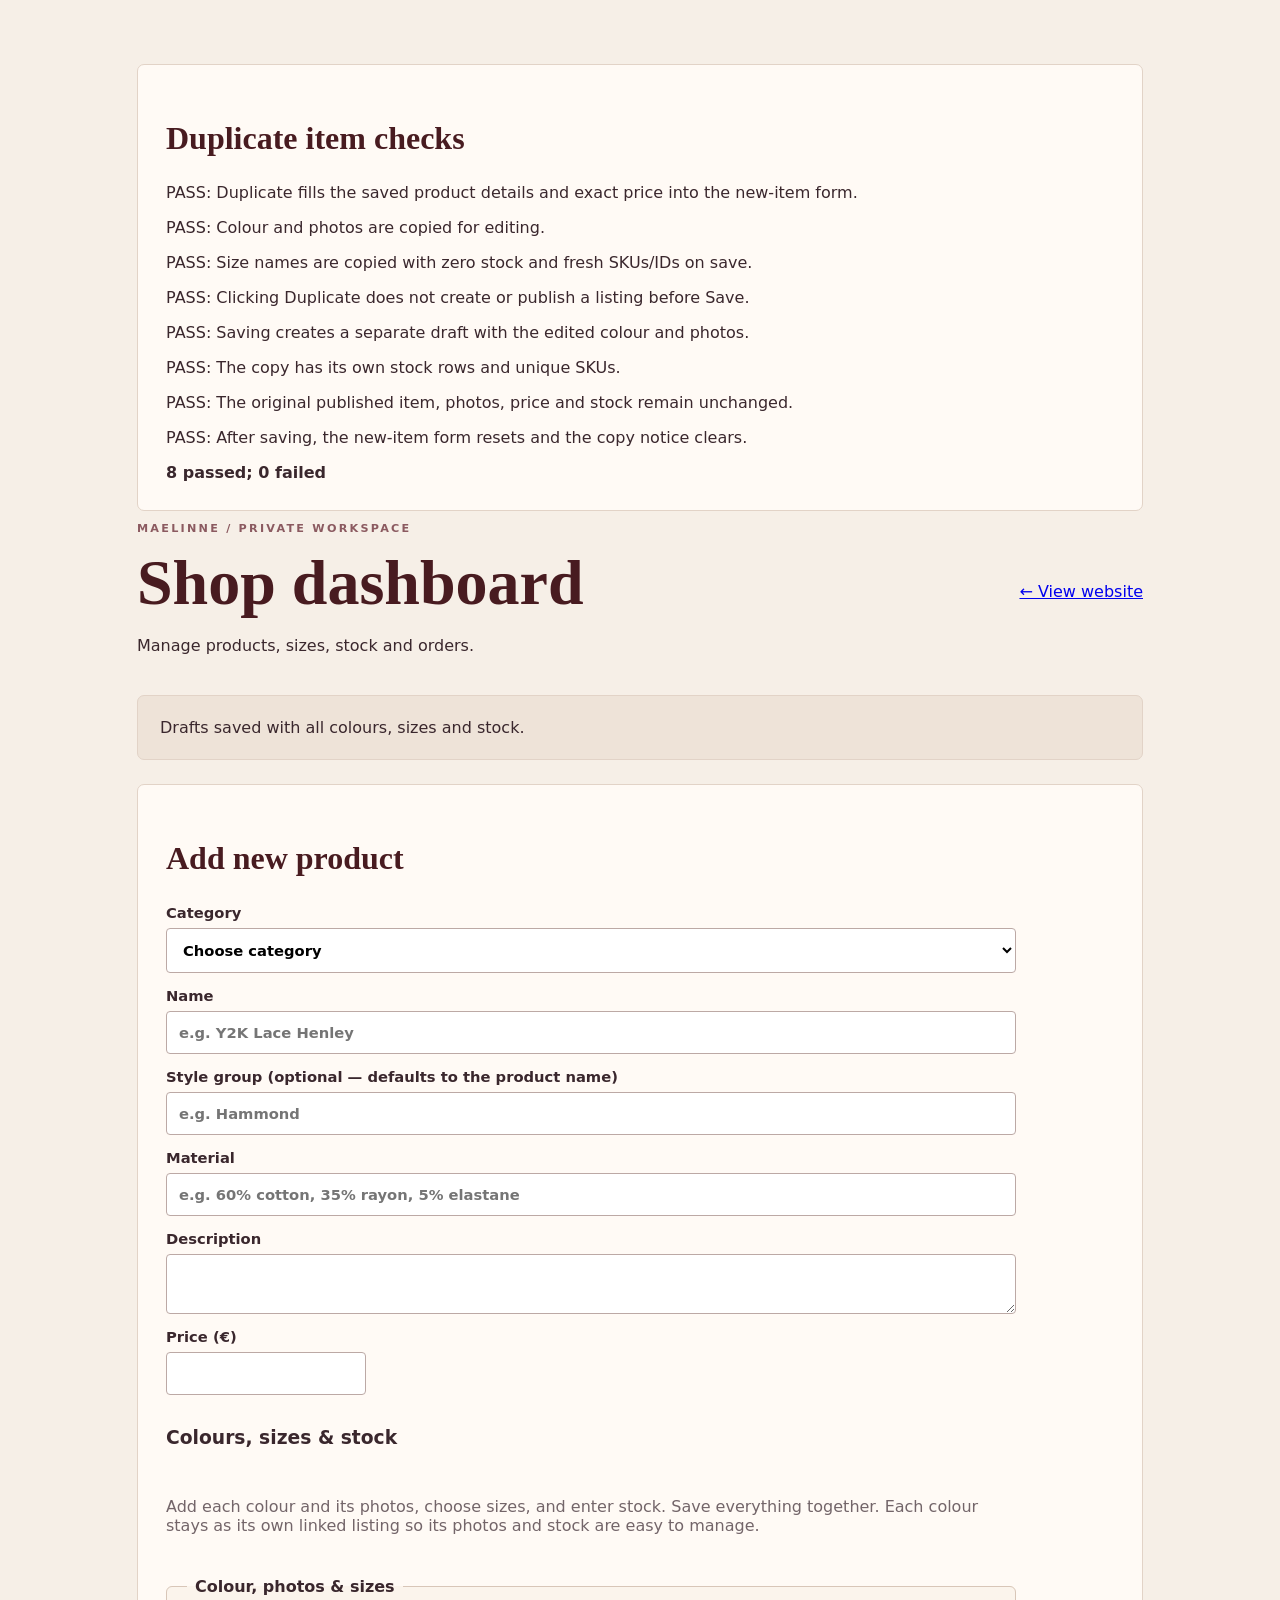
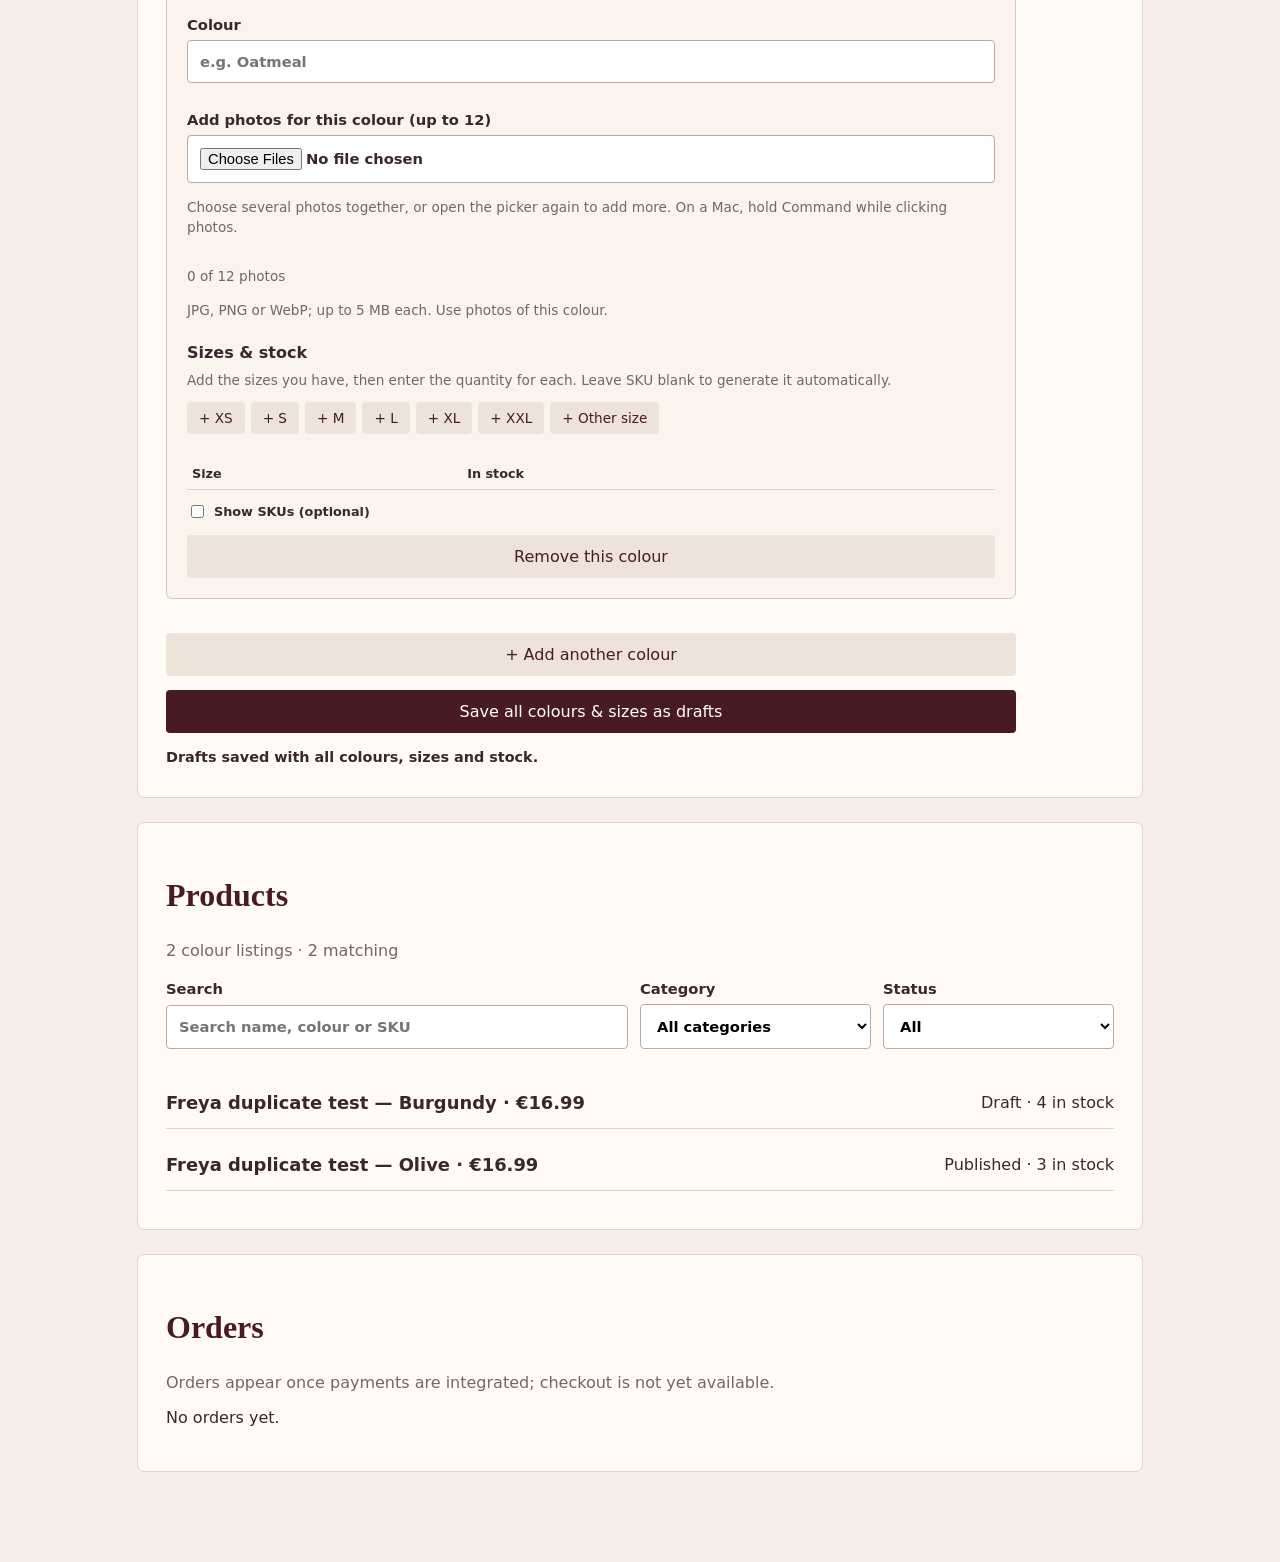
<file: duplicate-checks.html>
<!doctype html><html lang="en"><head><meta charset="utf-8"><meta name="viewport" content="width=device-width,initial-scale=1"><meta name="robots" content="noindex,nofollow"><title>MaeLinne — Shop dashboard</title><style>:root{font-family:system-ui,-apple-system,sans-serif;color:#3a272d;background:#f6efe7}*{box-sizing:border-box}body{margin:0}.wrap{max-width:1050px;margin:auto;padding:40px 22px 90px}header{display:flex;justify-content:space-between;align-items:center;gap:20px;flex-wrap:wrap}h1,h2{font-family:Georgia,serif;color:#481b20}h1{font-size:clamp(2.5rem,6vw,4rem);margin:0 0 10px}h2{font-size:2rem}.eyebrow{font-size:.7rem;font-weight:700;letter-spacing:.2em;color:#8b5a60}.notice,section{background:#fffaf5;padding:22px;border:1px solid #e2d3c7;margin-top:24px;border-radius:7px}.notice{background:#eee3d8}section{padding:28px}.hint{color:#736569}.product{padding:20px 0;border-top:1px solid #e2d3c7}.product p{margin:7px 0}.variant{padding:8px 0;display:flex;flex-wrap:wrap;gap:10px;align-items:center}form{display:grid;gap:14px;max-width:650px}label{display:grid;gap:7px;font-size:.92rem;font-weight:600}input,textarea{font:inherit;padding:12px;border:1px solid #bca9a5;border-radius:4px;width:100%;background:white}input[type=number]{max-width:170px}button{font:inherit;background:#481b20;color:#fff;border:0;padding:12px 18px;border-radius:4px;cursor:pointer}button:disabled{opacity:.5}button.secondary{background:#eee3d8;color:#481b20}button:focus-visible,a:focus-visible{outline:3px solid #a46658;outline-offset:3px}.variant input{width:110px}.variant form{display:flex;align-items:end;flex-wrap:wrap;gap:8px} .variant form label{max-width:130px} .order{border-top:1px solid #ddd;padding:12px 0;word-break:break-word}

.gallery-editor{display:flex;flex-wrap:wrap;gap:12px}.photo-tile{width:150px;display:grid;gap:5px}.photo-tile img{width:100%;height:165px;object-fit:contain;background:#f4ece5}.photo-tile button{padding:7px;font-size:.8rem}#photo-preview{display:flex;flex-wrap:wrap}form[hidden]{display:none}

.catalogue-tools{display:grid;grid-template-columns:2fr 1fr 1fr;gap:12px;margin:20px 0 28px}select{font:inherit;padding:12px;border:1px solid #bca9a5;border-radius:4px;background:white;width:100%}.product details{border-bottom:1px solid #e2d3c7;padding:5px 0 15px}.product summary{cursor:pointer;display:flex;align-items:center;justify-content:space-between;gap:16px;flex-wrap:wrap}.product summary h3{margin:0;font-size:1.12rem}.product details[open]>summary{margin-bottom:20px}.product{padding:10px 0;border-top:0}@media(max-width:650px){.catalogue-tools{grid-template-columns:1fr}}
/* One save for colour details, size rows and stock. */
form{max-width:850px}fieldset{min-width:0}.colour-editor{border:1px solid #d8c6b8;padding:20px;margin:12px 0 20px;border-radius:6px;display:grid;gap:14px;background:#fbf4ec}.colour-editor legend{font-weight:700;padding:0 8px}.colour-editor p,.size-editor p{font-size:.85rem;line-height:1.5;color:#736569;margin:0}.size-editor h4{margin:8px 0;font-size:1rem}.size-shortcuts{display:flex;flex-wrap:wrap;gap:6px;margin:12px 0}.size-shortcuts button{padding:8px 12px;font-size:.85rem}.size-table{border-collapse:collapse;width:100%;margin:12px 0}.size-table th{text-align:left;font-size:.8rem}.size-table td,.size-table th{padding:8px 5px;border-bottom:1px solid #e2d3c7;vertical-align:middle}.size-table input{min-width:60px;max-width:130px;padding:10px}.size-table td span{font-size:.75rem;color:#736569}.size-table td button{font-size:.75rem;padding:8px}.size-table .sku-column{display:none}.size-table.show-skus .sku-column{display:table-cell}.inline-check{display:flex;align-items:center;justify-content:flex-start;font-size:.8rem}.inline-check input{width:auto;order:-1}.form-message{margin:0;font-weight:600;font-size:.9rem;line-height:1.5}.form-message:empty{display:none}.form-message.error{color:#9a2439;background:#fff0f1;border:1px solid #e4a7b3;padding:12px;border-radius:4px}.selected-photos{display:flex;gap:10px;flex-wrap:wrap}.selected-photos img{width:100px;height:130px;object-fit:contain}.photo-tile{align-content:start}.photo-tile span{font-size:.75rem;text-align:center}.product-actions{display:flex;gap:8px;flex-wrap:wrap;margin:12px 0}.product-editor{padding:20px 0}.notice{overflow-wrap:anywhere}button:disabled{cursor:wait}.size-table-wrap{overflow-x:auto}[hidden]{display:none!important}@media(max-width:650px){section{padding:18px}.colour-editor{padding:12px}.wrap{padding:24px 14px 60px}.size-table td,.size-table th{padding:8px 3px}.size-table input{max-width:88px}.size-table.show-skus{min-width:460px}}
.selected-photos .photo-tile img{width:100%;height:165px}.selected-photos .photo-tile span{overflow-wrap:anywhere}
input[inputmode="decimal"]{max-width:200px}

.price-tools{display:flex;align-items:center;gap:14px;flex-wrap:wrap}.price-tools button{min-width:140px}

.copy-notice{padding:16px;border-left:4px solid #481b20;background:#eee3d8;line-height:1.6;font-size:.9rem;border-radius:4px}
</style></head><body><main class="wrap"><header><div><p class="eyebrow">MAELINNE / PRIVATE WORKSPACE</p><h1>Shop dashboard</h1><p>Manage products, sizes, stock and orders.</p></div><a href="/">← View website</a></header><div class="notice" role="status" id="status">Connecting securely…</div><section><h2>Add new product</h2><form id="product-form"><label>Category<select name="category" required><option value="">Choose category</option><option>Tops</option><option>Knitwear</option><option>Bottoms</option><option>Dresses & Skirts</option><option>Sets</option><option>Outerwear</option><option>Sleepwear</option><option>Accessories</option><option>Other</option></select></label><label>Name<input name="name" required maxlength="120" placeholder="e.g. Y2K Lace Henley"></label><label>Style group (optional — defaults to the product name)<input name="style_group" maxlength="80" placeholder="e.g. Hammond"></label><label>Material<input name="fabric" maxlength="160" placeholder="e.g. 60% cotton, 35% rayon, 5% elastane"></label><label>Description<textarea name="description" maxlength="2000"></textarea></label><label>Price (€)<input name="price" type="text" inputmode="decimal" autocomplete="off" pattern="[0-9]+([.,][0-9]{1,2})?" title="Use 16.99 or 16,99" maxlength="12" required></label><h3>Colours, sizes & stock</h3><p class="hint">Add each colour and its photos, choose sizes, and enter stock. Save everything together. Each colour stays as its own linked listing so its photos and stock are easy to manage.</p><div id="new-colours"></div><button type="button" class="secondary" id="add-colour">+ Add another colour</button><button type="submit">Save all colours & sizes as drafts</button><p id="create-message" class="form-message" role="status" tabindex="-1"></p></form></section><section aria-labelledby="products-title"><h2 id="products-title">Products</h2><div class="hint" id="product-count"></div><div class="catalogue-tools"><label>Search<input id="product-search" type="search" placeholder="Search name, colour or SKU"></label><label>Category<select id="category-filter"><option value="">All categories</option><option>Tops</option><option>Knitwear</option><option>Bottoms</option><option>Dresses & Skirts</option><option>Sets</option><option>Outerwear</option><option>Sleepwear</option><option>Accessories</option><option>Other</option><option>Uncategorised</option></select></label><label>Status<select id="status-filter"><option value="">All</option><option value="draft">Drafts</option><option value="published">Published</option></select></label></div><div id="draft-products"></div><div id="published-products"></div></section><section aria-labelledby="orders-title"><h2 id="orders-title">Orders</h2><p class="hint">Orders appear once payments are integrated; checkout is not yet available.</p><div id="orders"></div></section></main><script type="module">// Private admin API. Fails closed until D1 and Cloudflare Access are configured.
// Authentication: verified Cloudflare Access RS256 JWT from Cf-Access-Jwt-Assertion.
const json=(data,status=200)=>new Response(JSON.stringify(data),{status,headers:{'content-type':'application/json; charset=utf-8','cache-control':'no-store','x-content-type-options':'nosniff'}});
const b64url=s=>Uint8Array.from(atob(s.replace(/-/g,'+').replace(/_/g,'/')+'='.repeat((4-s.length%4)%4)),c=>c.charCodeAt(0));
async function authorized(request,env){
 const domain=env.ACCESS_TEAM_DOMAIN, aud=env.ACCESS_AUD;
 if(!domain||!aud)return false;
 const token=request.headers.get('Cf-Access-Jwt-Assertion');
 if(!token)return false;
 const parts=token.split('.');if(parts.length!==3)return false;
 try{
  const header=JSON.parse(new TextDecoder().decode(b64url(parts[0])));
  const claims=JSON.parse(new TextDecoder().decode(b64url(parts[1])));
  if(header.alg!=='RS256'||!header.kid||claims.iss!==`https://${domain}`||!Array.isArray(claims.aud)||!claims.aud.includes(aud)||!Number.isFinite(claims.exp)||claims.exp<=Date.now()/1000||!Number.isFinite(claims.nbf)||claims.nbf>Date.now()/1000)return false;
  const r=await fetch(`https://${domain}/cdn-cgi/access/certs`);
  if(!r.ok)return false;
  const keys=(await r.json()).keys||[];
  const jwk=keys.find(k=>k.kid===header.kid&&k.kty==='RSA');
  if(!jwk)return false;
  const key=await crypto.subtle.importKey('jwk',jwk,{name:'RSASSA-PKCS1-v1_5',hash:'SHA-256'},false,['verify']);
  return crypto.subtle.verify('RSASSA-PKCS1-v1_5',key,b64url(parts[2]),new TextEncoder().encode(parts[0]+'.'+parts[1]));
 }catch{return false;}
}
function fail(message,status=400){return json({error:message},status);}
async function handler({request,env}){
 if(!await authorized(request,env))return fail('Admin access is not configured or authentication has expired.',403);
 if(!env.DB)return fail('D1 database is not configured.',503);
 const url=new URL(request.url),section=url.pathname.replace(/^\/api\/admin\/?/,'').replace(/\/$/,'');
 try{
  if(request.method==='POST'&&section==='images'){
   if(!env.IMAGES)return fail('Image storage is not configured.',503);
   const max=5*1024*1024;
   if(Number(request.headers.get('content-length')||0)>max+65536)return fail('Photo must be smaller than 5 MB.',413);
   let form;try{form=await request.formData();}catch{return fail('Invalid photo upload.');}
   const photo=form.get('photo');
   if(!photo||typeof photo.arrayBuffer!=='function'||photo.size<1||photo.size>max)return fail('Please choose an image smaller than 5 MB.');
   const types={'image/jpeg':'jpg','image/png':'png','image/webp':'webp'};
   const ext=types[photo.type];if(!ext)return fail('Use a JPG, PNG or WebP image.');
   const data=new Uint8Array(await photo.arrayBuffer());
   const jpeg=data[0]===255&&data[1]===216&&data[2]===255;
   const png=data.length>8&&[137,80,78,71,13,10,26,10].every((n,i)=>data[i]===n);
   const webp=data.length>12&&new TextDecoder().decode(data.slice(0,4))==='RIFF'&&new TextDecoder().decode(data.slice(8,12))==='WEBP';
   if(!(ext==='jpg'&&jpeg||ext==='png'&&png||ext==='webp'&&webp))return fail('The selected file is not a valid image.');
   const key=crypto.randomUUID()+'.'+ext;
   await env.IMAGES.put(key,data,{httpMetadata:{contentType:photo.type},customMetadata:{source:'maelinne-admin'}});
   return json({url:'/api/images/'+key},201);
  }
  if(request.method==='GET'&&section==='products'){
   const products=(await env.DB.prepare('SELECT * FROM products ORDER BY created_at DESC').all()).results;
   const variants=(await env.DB.prepare('SELECT * FROM variants ORDER BY label').all()).results;const galleries={};if(env.IMAGES){await Promise.all(products.map(async p=>{const obj=await env.IMAGES.get('galleries/'+p.id+'.json');if(obj){try{galleries[p.id]=JSON.parse(await obj.text());}catch{}}}));}
   return json({products:products.map(p=>({...p,images:Array.isArray(galleries[p.id]?.images)?galleries[p.id].images:(p.image_url?[p.image_url]:[]),color:galleries[p.id]?.color||'',style_group:galleries[p.id]?.style_group||'',category:galleries[p.id]?.category||'Uncategorised',fabric:galleries[p.id]?.fabric||'',variants:variants.filter(v=>v.product_id===p.id)}))});
  }
  if(request.method==='GET'&&section==='orders'){
   const orders=(await env.DB.prepare('SELECT id,status,customer_email,customer_name,total_cents,created_at FROM orders ORDER BY created_at DESC LIMIT 100').all()).results;
   return json({orders});
  }
  if(request.method==='PUT'&&/^products\/[a-f0-9-]{36}\/gallery$/.test(section)){
   if(!env.IMAGES)return fail('Image storage unavailable.',503);
   const id=section.split('/')[1];if(!await env.DB.prepare('SELECT id FROM products WHERE id=?').bind(id).first())return fail('Product not found.',404);
   let v;try{v=await request.json();}catch{return fail('Invalid JSON.');}
   const good=url=>typeof url==='string'&&(/^\/api\/images\/[a-f0-9-]{36}\.(jpg|png|webp)$/.test(url)||/^\/assets\/[a-zA-Z0-9._/-]+$/.test(url));
   if(!Array.isArray(v.images)||v.images.length>12||v.images.some(url=>!good(url))||typeof v.color!=='string'||v.color.length>80||typeof v.style_group!=='string'||v.style_group.length>80||typeof v.category!=='string'||v.category.length>50||typeof v.fabric!=='string'||v.fabric.length>160)return fail('Invalid colour or photo list.');
   const images=[...new Set(v.images)],color=v.color.trim(),style_group=v.style_group.trim(),category=v.category.trim()||'Uncategorised',fabric=v.fabric.trim();
   await env.IMAGES.put('galleries/'+id+'.json',JSON.stringify({images,color,style_group,category,fabric}),{httpMetadata:{contentType:'application/json'}});
   await env.DB.prepare('UPDATE products SET image_url=?,updated_at=CURRENT_TIMESTAMP WHERE id=?').bind(images[0]||'',id).run();return json({ok:true});
  }
  // Save a whole colour/size grid with the product, preserving existing variant IDs.
  if((request.method==='POST'&&section==='listings')||(request.method==='PUT'&&/^products\/[a-f0-9-]{36}\/listing$/.test(section))){
   if(!env.IMAGES)return fail('Image storage unavailable.',503);
   let body;try{body=await request.json();}catch{return fail('Invalid JSON.');}
   if(!body||typeof body!=='object')return fail('Invalid listing.');
   const editing=request.method==='PUT',productId=editing?section.split('/')[1]:null;
   const existing=editing?await env.DB.prepare('SELECT * FROM products WHERE id=?').bind(productId).first():null;
   if(editing&&!existing)return fail('Product not found.',404);
   const name=String(body.name||'').trim(),description=String(body.description||'').trim(),price=body.price_cents;
   if(!name||name.length>120||description.length>2000||!Number.isSafeInteger(price)||price<0||price>10000000)return fail('Check the name, description and price.');
   const colours=editing?[body]:body.colours;
   if(!Array.isArray(colours)||!colours.length||colours.length>8)return fail('Add between one and eight colours.');
   const validImage=url=>typeof url==='string'&&(/^\/api\/images\/[a-f0-9-]{36}\.(jpg|png|webp)$/.test(url)||/^\/assets\/[a-zA-Z0-9._/-]+$/.test(url));
   const oldVariants=editing?(await env.DB.prepare('SELECT * FROM variants WHERE product_id=?').bind(productId).all()).results:[];
   const knownIds=new Set(oldVariants.map(v=>v.id)),seenIds=new Set(),seenSkus=new Set(),seenColours=new Set(),planned=[];
   let total=0;
   for(const colour of colours){
    if(!colour||typeof colour!=='object')return fail('Invalid colour entry.');
    const color=String(colour.color||'').trim(),style_group=String(body.style_group||name.slice(0,80)).trim(),category=String(body.category||'Other').trim(),fabric=String(body.fabric||'').trim();
    if(color.length>80||style_group.length>80||category.length>50||fabric.length>160)return fail('Check the colour, style group, category and material lengths.');
    if(colours.length>1&&!color)return fail('Give each colour a name.');
    if(seenColours.has(color.toLowerCase()))return fail('Each colour must have a different name.');seenColours.add(color.toLowerCase());
    if(!Array.isArray(colour.images)||colour.images.length>12||colour.images.some(image=>!validImage(image)))return fail('Use up to 12 uploaded product photos per colour.');
    if(!Array.isArray(colour.variants)||colour.variants.length>20)return fail('Check the size rows.');
    total+=colour.variants.length;if(total>40)return fail('Save up to 40 size entries at a time.');
    const id=editing?productId:crypto.randomUUID(),labels=new Set(),variants=[];
    for(const row of colour.variants){
     if(!row||typeof row!=='object')return fail('Invalid size row.');
     const label=String(row.label||'').trim(),quantity=row.quantity,sku=String(row.sku||'').trim()||'ML-'+crypto.randomUUID();
     if(!label||label.length>80||sku.length>80||!Number.isSafeInteger(quantity)||quantity<0||quantity>100000)return fail('Each size needs a name and a whole-number stock quantity from 0 to 100000.');
     if(labels.has(label.toLowerCase()))return fail('Size '+label+' appears twice in '+(color||'this listing')+'.');labels.add(label.toLowerCase());
     if(seenSkus.has(sku))return fail('SKU '+sku+' is repeated. Leave SKU blank to generate a unique one.');seenSkus.add(sku);
     if(row.id&&(!knownIds.has(row.id)||seenIds.has(row.id)))return fail('A size row is no longer valid. Reload the product and try again.',409);
     if(row.id)seenIds.add(row.id);
     variants.push({id:row.id||crypto.randomUUID(),existing:!!row.id,label,sku,quantity});
    }
    planned.push({id,variants,gallery:{images:[...new Set(colour.images)],color,style_group,category,fabric}});
   }
   // Existing sizes are retained, including those used by orders. Set stock to zero instead.
   if(editing&&oldVariants.some(v=>!seenIds.has(v.id)))return fail('Existing sizes must stay in the list. Set their stock to 0 if unavailable.');
   const requested=planned.flatMap(item=>item.variants);
   if(requested.length){
    const duplicates=(await env.DB.prepare('SELECT id,sku FROM variants WHERE sku IN ('+requested.map(()=>'?').join(',')+')').bind(...requested.map(row=>row.sku)).all()).results;
    for(const duplicate of duplicates){if(!requested.some(row=>row.existing&&row.id===duplicate.id&&row.sku===duplicate.sku))return fail('SKU '+duplicate.sku+' is already used. Leave SKU blank for a new size, or choose another SKU.',409);}
   }
   const statements=[],backups=[];
   for(const item of planned){
    const key='galleries/'+item.id+'.json',previous=editing?await env.IMAGES.get(key):null;
    backups.push({key,value:previous?await previous.text():null});
    if(editing){statements.push(env.DB.prepare('UPDATE products SET name=?,description=?,image_url=?,price_cents=?,updated_at=CURRENT_TIMESTAMP WHERE id=?').bind(name,description,item.gallery.images[0]||'',price,item.id));}
    else{statements.push(env.DB.prepare('INSERT INTO products (id,name,description,image_url,price_cents,active) VALUES (?,?,?,?,?,0)').bind(item.id,name,description,item.gallery.images[0]||'',price));}
    for(const row of item.variants){
     statements.push(row.existing?env.DB.prepare('UPDATE variants SET label=?,sku=?,quantity=? WHERE id=? AND product_id=?').bind(row.label,row.sku,row.quantity,row.id,item.id):env.DB.prepare('INSERT INTO variants (id,product_id,label,sku,quantity) VALUES (?,?,?,?,?)').bind(row.id,item.id,row.label,row.sku,row.quantity));
    }
   }
   try{
    for(const item of planned)await env.IMAGES.put('galleries/'+item.id+'.json',JSON.stringify(item.gallery),{httpMetadata:{contentType:'application/json'}});
    await env.DB.batch(statements);
   }catch(error){
    await Promise.allSettled(backups.map(b=>b.value===null?env.IMAGES.delete(b.key):env.IMAGES.put(b.key,b.value,{httpMetadata:{contentType:'application/json'}})));
    if(String(error).includes('UNIQUE'))return fail('A SKU was saved elsewhere at the same time. Use another SKU or leave new SKUs blank.',409);
    throw error;
   }
   return json({ok:true,ids:planned.map(item=>item.id)},editing?200:201);
  }
  if(request.method==='POST'&&section==='products'){
   let v;try{v=await request.json();}catch{return fail('Invalid JSON');}
   const name=String(v.name||'').trim(),description=String(v.description||'').trim(),image=String(v.image_url||'').trim(),price=Number(v.price_cents),active=v.active===true?1:0;
   if(!name||name.length>120||description.length>2000||!Number.isSafeInteger(price)||price<0||price>10000000)return fail('Check name, description and price.');
   if(image&&!(/^\/api\/images\/[0-9a-f-]{36}\.(jpg|png|webp)$/.test(image)||/^\/assets\/[a-zA-Z0-9._/-]+$/.test(image)||/^https:\/\/[a-zA-Z0-9.-]+\/[a-zA-Z0-9._/?=&%-]+$/.test(image)))return fail('Image must be an HTTPS URL or an assets/ path.');
   const id=crypto.randomUUID();
   await env.DB.prepare('INSERT INTO products (id,name,description,image_url,price_cents,active) VALUES (?,?,?,?,?,?)').bind(id,name,description,image,price,active).run();
   return json({id},201);
  }
  if(request.method==='POST'&&section==='variants'){
   let v;try{v=await request.json();}catch{return fail('Invalid JSON');}
   const product=String(v.product_id||''),label=String(v.label||'').trim(),sku=String(v.sku||'').trim(),qty=Number(v.quantity);
   if(!product||!label||label.length>80||!sku||sku.length>80||!Number.isSafeInteger(qty)||qty<0||qty>100000)return fail('Check variant, SKU and quantity.');
   const id=crypto.randomUUID();
   await env.DB.prepare('INSERT INTO variants (id,product_id,label,sku,quantity) VALUES (?,?,?,?,?)').bind(id,product,label,sku,qty).run();
   return json({id},201);
  }
  if(request.method==='DELETE'&&/^products\/[a-f0-9-]{36}$/.test(section)){
   const id=section.slice(9);
   const existing=await env.DB.prepare('SELECT id,active FROM products WHERE id=?').bind(id).first();
   if(!existing)return fail('Product not found',404);
   if(existing.active)return fail('Unpublish this product before deleting it.',409);
   await env.DB.batch([
    env.DB.prepare('DELETE FROM variants WHERE product_id=?').bind(id),
    env.DB.prepare('DELETE FROM products WHERE id=? AND active=0').bind(id)
   ]);
   if(env.IMAGES){await env.IMAGES.delete('galleries/'+id+'.json');}
   return json({ok:true});
  }
  if(request.method==='PATCH'&&section.startsWith('products/')){
   const id=section.slice(9);let v;try{v=await request.json();}catch{return fail('Invalid JSON');}
   const existing=await env.DB.prepare('SELECT * FROM products WHERE id=?').bind(id).first();if(!existing)return fail('Product not found',404);
   const name=v.name===undefined?existing.name:String(v.name).trim();const description=v.description===undefined?existing.description:String(v.description).trim();const image=v.image_url===undefined?existing.image_url:String(v.image_url).trim();const price=v.price_cents===undefined?existing.price_cents:Number(v.price_cents);const active=typeof v.active==='boolean'?(v.active?1:0):existing.active;
   if(!name||name.length>120||description.length>2000||!Number.isSafeInteger(price)||price<0||price>10000000)return fail('Check product name, description and price.');
   if(image&&!(/^\/api\/images\/[0-9a-f-]{36}\.(jpg|png|webp)$/.test(image)||/^\/assets\/[a-zA-Z0-9._/-]+$/.test(image)||/^https:\/\/[a-zA-Z0-9.-]+\/[a-zA-Z0-9._/?=&%-]+$/.test(image)))return fail('Invalid image URL.');
   const result=await env.DB.prepare('UPDATE products SET name=?,description=?,image_url=?,price_cents=?,active=?,updated_at=CURRENT_TIMESTAMP WHERE id=?').bind(name,description,image,price,active,id).run();
   return result.meta.changes?json({ok:true}):fail('Product not found',404);
  }
  if(request.method==='PATCH'&&section.startsWith('variants/')){
   const id=section.slice(9);let v;try{v=await request.json();}catch{return fail('Invalid JSON');}
   const qty=Number(v.quantity);
   if(!Number.isSafeInteger(qty)||qty<0||qty>100000)return fail('Invalid stock quantity.');
   const result=await env.DB.prepare('UPDATE variants SET quantity=? WHERE id=?').bind(qty,id).run();
   return result.meta.changes?json({ok:true}):fail('Variant not found',404);
  }
  return fail('Not found',404);
 }catch(e){console.error('Admin API failure',e);return fail('Unable to complete request. Check database setup or duplicate SKU.',500);}
}
const onRequest=handler;


async function sandbox() {
 const nativeFetch=window.fetch.bind(window),objects=new Map();
 const state={products:[],variants:[],orders:[]},trace=[];
 const sql=async statements=>{
  const before=structuredClone(state);const result=[];
  try{for(const {q,values:v=[]} of statements){let rows=[],changes=0;
   if(q.startsWith('SELECT')){
    const table=q.includes('FROM variants')?'variants':q.includes('FROM orders')?'orders':'products';rows=state[table].map(x=>({...x}));
    if(q.includes('WHERE product_id=?'))rows=rows.filter(x=>x.product_id===v[0]);
    else if(q.includes('WHERE sku IN'))rows=rows.filter(x=>v.includes(x.sku));
    else if(q.includes('WHERE sku=?'))rows=rows.filter(x=>x.sku===v[0]);
    else if(q.includes('WHERE id=?'))rows=rows.filter(x=>x.id===v[0]);
   }else if(q.startsWith('INSERT INTO products')){
    const [id,name,description,image_url,price_cents,active=0]=v;state.products.push({id,name,description,image_url,price_cents,active});changes=1;
   }else if(q.startsWith('INSERT INTO variants')){
    const [id,product_id,label,sku,quantity]=v;if(state.variants.some(x=>x.sku===sku))throw Error('UNIQUE constraint failed: variants.sku');state.variants.push({id,product_id,label,sku,quantity});changes=1;
   }else if(q.startsWith('UPDATE variants SET label')){
    const [label,sku,quantity,id,product_id]=v;const row=state.variants.find(x=>x.id===id&&x.product_id===product_id);if(row){Object.assign(row,{label,sku,quantity});changes=1;}
   }else if(q.startsWith('UPDATE products SET')){
    const withActive=q.includes('active=?');const [name,description,image_url,price_cents]=v;const id=v[v.length-1];const row=state.products.find(x=>x.id===id);if(row){Object.assign(row,{name,description,image_url,price_cents});if(withActive)row.active=v[4];changes=1;}
   }else if(q.includes('missing_table'))throw Error('no such table: missing_table');
   else throw Error('Test adapter does not implement: '+q);
   result.push({results:rows,meta:{changes}});
  }trace.push({statements,ok:true});return result;}catch(error){Object.assign(state,before);trace.push({statements,ok:false});throw error;}
 };
 const DB={prepare(q){return {q,values:[],bind(...values){this.values=values;return this;},async all(){return (await sql([this]))[0];},async first(){return (await this.all()).results[0]||null;},async run(){return (await sql([this]))[0];}};},batch:sql};
 const env={DB,IMAGES:{async get(key){return objects.has(key)?{text:async()=>objects.get(key)}:null;},async put(key,value){objects.set(key,value);},async delete(key){objects.delete(key);}},ACCESS_TEAM_DOMAIN:'local-test.example',ACCESS_AUD:'test-audience'};
 const keys=await crypto.subtle.generateKey({name:'RSASSA-PKCS1-v1_5',modulusLength:2048,publicExponent:new Uint8Array([1,0,1]),hash:'SHA-256'},true,['sign','verify']);
 const jwk=await crypto.subtle.exportKey('jwk',keys.publicKey);jwk.kid='test';
 const encode=value=>btoa(typeof value==='string'?value:String.fromCharCode(...value)).replaceAll('+','-').replaceAll('/','_').replaceAll('=','');
 const jwtBody=encode(JSON.stringify({alg:'RS256',kid:'test'}))+'.'+encode(JSON.stringify({iss:'https://local-test.example',aud:['test-audience'],nbf:Math.floor(Date.now()/1000)-60,exp:Math.floor(Date.now()/1000)+3600}));
 const token=jwtBody+'.'+encode(new Uint8Array(await crypto.subtle.sign('RSASSA-PKCS1-v1_5',keys.privateKey,new TextEncoder().encode(jwtBody))));
 window.fetch=async(input,options={})=>{
  if(input==='https://local-test.example/cdn-cgi/access/certs')return Response.json({keys:[jwk]});
  if(typeof input==='string'&&input.startsWith('/api/admin/')){
   const headers=new Headers(options.headers);headers.set('Cf-Access-Jwt-Assertion',token);
   return onRequest({request:new Request('https://test.local'+input,{...options,headers}),env});
  }
  return nativeFetch(input,options);
 };
 return {env,objects,sql,trace,async reset(){objects.clear();state.products=[];state.variants=[];state.orders=[];trace.length=0;},call:async(path,method,body,auth=true)=>onRequest({request:new Request('https://test.local/api/admin/'+path,{method,headers:{'content-type':'application/json',...(auth?{'Cf-Access-Jwt-Assertion':token}:{})},...(body===undefined?{}:{body:JSON.stringify(body)})}),env})};
}

await sandbox();
const node = (tag, text) => { const el = document.createElement(tag); if (text !== undefined) el.textContent = text; return el; };
const status = document.getElementById('status');
const draftsEl = document.getElementById('draft-products');
const publishedEl = document.getElementById('published-products');
const ordersEl = document.getElementById('orders');
const createForm = document.getElementById('product-form');
const search = document.getElementById('product-search');
const categoryFilter = document.getElementById('category-filter');
const statusFilter = document.getElementById('status-filter');
const categories = ['Tops','Knitwear','Bottoms','Dresses & Skirts','Sets','Outerwear','Sleepwear','Accessories','Other'];
const euros = cents => new Intl.NumberFormat('en-IE',{style:'currency',currency:'EUR'}).format(cents/100);
function priceInCents(value) {
  const match = /^(\d+)(?:[.,](\d{1,2}))?$/.exec(String(value).trim());
  if (!match) throw Error('Enter the price as 16.99 or 16,99, with no more than two decimal places.');
  const cents = Number(match[1]) * 100 + Number((match[2] || '').padEnd(2,'0'));
  if (!Number.isSafeInteger(cents) || cents < 0 || cents > 10000000) throw Error('Enter a price between €0.00 and €100,000.00.');
  return cents;
}

let allProducts = [], busy = false;
const hasUnsavedChanges = () => !!document.querySelector('form[data-dirty="true"]');
function markDirty(element) { const form = element.closest("form"); if (form) { form.dataset.dirty = "true"; element.dataset.dirty = "true"; } }
const uploaded = new WeakMap();
function notify(message) { status.textContent = message; }
async function api(path, options = {}) {
  const response = await fetch('/api/admin/' + path, {credentials:'same-origin', ...options, headers:{'content-type':'application/json', ...options.headers}});
  const data = await response.json().catch(() => ({}));
  if (!response.ok) throw Error(response.status === 403 ? 'Dashboard access could not be verified. Sign in again in another tab, then retry. Your entries are still here.' : data.error || 'Request failed. Please try again.');
  return data;
}
function field(parent, title, element = node('input')) {
  const label = node('label', title); label.append(element); parent.append(label); return element;
}
function button(text, action, secondary = true) {
  const el = node('button', text); el.type = 'button'; if (secondary) el.className = 'secondary'; el.onclick = action; return el;
}
function feedback(parent) { const el = node('p'); el.className = 'form-message'; el.setAttribute('role','status'); el.tabIndex = -1; parent.append(el); return el; }
async function save(form, message, action, success) {
  if (busy) return;
  busy = true;
  const controls = [...form.querySelectorAll('button,input,select,textarea')];
  const wasDisabled = controls.map(el => el.disabled);
  controls.forEach(el => el.disabled = true);
  message.textContent = 'Saving…'; message.classList.remove('error');
  try {
    await action();
    message.textContent = success; notify(success); form.dataset.dirty = 'false';
    try { await loadProducts(); } catch { notify(success + ' Refresh the product list when your connection returns.'); }
  } catch (error) {
    message.textContent = error.message; message.classList.add('error'); notify('Could not save: ' + error.message); message.focus();
  } finally { controls.forEach((el,i) => el.disabled = wasDisabled[i]); busy = false; }
}
async function uploadPhoto(file) {
  if (uploaded.has(file)) return uploaded.get(file);
  if (!['image/jpeg','image/png','image/webp'].includes(file.type) || !file.size || file.size > 5*1024*1024) throw Error('Choose JPG, PNG or WebP photos smaller than 5 MB.');
  const data = new FormData(); data.append('photo',file);
  const response = await fetch('/api/admin/images',{method:'POST',credentials:'same-origin',body:data});
  const result = await response.json().catch(() => ({}));
  if (!response.ok) throw Error(response.status === 403 ? 'Dashboard access could not be verified. Sign in again, then retry; your entries are still here.' : result.error || 'Photo upload failed.');
  uploaded.set(file,result.url); return result.url;
}
function sizeEditor(parent, initial = []) {
  const section = node('div'); section.className = 'size-editor'; parent.append(section);
  section.append(node('h4','Sizes & stock'), node('p','Add the sizes you have, then enter the quantity for each. Leave SKU blank to generate it automatically.'));
  const quick = node('div'); quick.className = 'size-shortcuts'; section.append(quick);
  const tableWrap = node('div'); tableWrap.className = 'size-table-wrap';
  const table = node('table'); table.className = 'size-table';
  const head = node('thead'), header = node('tr');
  for (const title of ['Size','In stock','SKU (optional)','']) { const th = node('th', title); th.scope = 'col'; if (title.startsWith('SKU')) th.className = 'sku-column'; header.append(th); }
  head.append(header); const body = node('tbody'); table.append(head,body); tableWrap.append(table); section.append(tableWrap);
  const rows = [];
  function addRow(value = {}) {
    const row = node('tr'); const size = node('input'); size.value = value.label || ''; size.maxLength = 80; size.required = true; size.setAttribute('aria-label','Size'); size.placeholder = 'e.g. S or 10';
    const qty = node('input'); qty.type = 'number'; qty.min = 0; qty.max = 100000; qty.step = 1; qty.required = true; qty.value = value.quantity ?? 0; qty.setAttribute('aria-label','In stock');
    const sku = node('input'); sku.value = value.sku || ''; sku.maxLength = 80; sku.placeholder = 'Automatic'; sku.setAttribute('aria-label','SKU (optional)');
    const entry = {id:value.id, row, size, qty, sku}; rows.push(entry);
    for (const [input, className] of [[size,''],[qty,''],[sku,'sku-column']]) { const td = node('td'); td.className = className; td.append(input); row.append(td); }
    const actions = node('td');
    if (!value.id) actions.append(button('Remove', () => { rows.splice(rows.indexOf(entry),1); row.remove(); markDirty(section); }));
    else actions.append(node('span','Use 0 if sold out'));
    row.append(actions); body.append(row); return entry;
  }
  const addSize = label => { if (!rows.some(r => r.size.value.trim().toLowerCase() === label.toLowerCase())) addRow({label}); markDirty(section); };
  for (const label of ['XS','S','M','L','XL','XXL']) quick.append(button('+ ' + label, () => addSize(label)));
  quick.append(button('+ Other size', () => addRow().size.focus()));
  const skuToggle = node('input'); skuToggle.type = 'checkbox';
  field(section,'Show SKUs (optional)',skuToggle).parentElement.className = 'inline-check';
  skuToggle.onchange = () => table.classList.toggle('show-skus',skuToggle.checked);
  initial.forEach(addRow);
  return () => rows.map(r => ({...(r.id ? {id:r.id} : {}),label:r.size.value.trim(),sku:r.sku.value.trim(),quantity:r.qty.value === '' ? null : Number(r.qty.value)}));
}
function colourEditor(parent, initial = {}, removable = false) {
  const group = node('fieldset'); group.className = 'colour-editor'; group.append(node('legend','Colour, photos & sizes')); parent.append(group);
  const colour = field(group,'Colour',node('input')); colour.value = initial.color || ''; colour.maxLength = 80; colour.placeholder = 'e.g. Oatmeal';
  const photos = [...(initial.images || [])], gallery = node('div'); gallery.className = 'gallery-editor'; group.append(gallery);
  function drawPhotos() {
    gallery.replaceChildren();
    photos.forEach((url,index) => {
      const tile = node('div'); tile.className = 'photo-tile'; const image = node('img'); image.src = url; image.alt = 'Product photo ' + (index+1); tile.append(image);
      tile.append(button('Remove photo', () => { photos.splice(index,1); drawPhotos(); drawPending(); markDirty(group); }));
      if (index) tile.append(button('Make cover', () => { photos.splice(index,1); photos.unshift(url); drawPhotos(); markDirty(group); },false));
      else tile.append(node('span','Cover photo'));
      gallery.append(tile);
    });
  }
  drawPhotos();
  const files = field(group,'Add photos for this colour (up to 12)',node('input')); files.type = 'file'; files.multiple = true; files.accept = 'image/jpeg,image/png,image/webp';
  group.append(node('p','Choose several photos together, or open the picker again to add more. On a Mac, hold Command while clicking photos.'));
  const pending = [], previews = node('div'); previews.className = 'selected-photos gallery-editor'; group.append(previews);
  const photoCount = node('p'); photoCount.setAttribute('role','status'); group.append(photoCount);
  const photoError = feedback(group);
  function drawPending() {
    previews.replaceChildren();
    for (const file of pending) {
      const tile = node('div'); tile.className = 'photo-tile';
      const image = node('img'); image.alt = 'Selected photo: ' + file.name;
      const url = URL.createObjectURL(file); image.src = url; image.onload = image.onerror = () => URL.revokeObjectURL(url);
      tile.append(image, node('span',file.name), button('Remove selected photo', () => {
        pending.splice(pending.indexOf(file),1); drawPending(); markDirty(group);
      }));
      previews.append(tile);
    }
    photoCount.textContent = photos.length + pending.length + ' of 12 photos' + (pending.length ? ' · ' + pending.length + ' ready to upload when you save' : '');
  }
  files.onchange = () => {
    const selected = [...files.files];
    const added = selected.filter(file => !pending.some(p => p.name === file.name && p.size === file.size && p.lastModified === file.lastModified));
    const invalid = added.find(file => !['image/jpeg','image/png','image/webp'].includes(file.type) || !file.size || file.size > 5*1024*1024);
    let error = '';
    if (invalid) error = invalid.name + ': choose JPG, PNG or WebP photos smaller than 5 MB.';
    else if (photos.length + pending.length + added.length > 12) error = 'That selection would exceed 12 photos. Remove a photo or choose fewer files; your previous selections are still here.';
    else { pending.push(...added); if (added.length) markDirty(group); }
    photoError.textContent = error; photoError.classList.toggle('error',!!error);
    files.value = ''; // A fresh selection appends to the queue, including after cancelling the picker.
    drawPending();
  };
  drawPending();
  group.append(node('p','JPG, PNG or WebP; up to 5 MB each. Use photos of this colour.'));
  const getSizes = sizeEditor(group,initial.variants || []);
  if (removable) group.append(button('Remove this colour', () => { markDirty(group); group.remove(); }));
  return {group, async read() {
    if (photos.length + pending.length > 12) throw Error('Use no more than 12 photos per colour.');
    const images = [...photos];
    for (const file of pending) images.push(await uploadPhoto(file));
    return {color:colour.value.trim(), images, variants:getSizes()};
  }};
}
const colourContainer = document.getElementById('new-colours');
let colourEditors = [];
function addColour(initial = {}) { if (colourEditors.filter(c => c.group.isConnected).length >= 8) return; colourEditors.push(colourEditor(colourContainer,initial,true)); }
document.getElementById('add-colour').onclick = () => addColour(); addColour();
const copyNotice = node('div'); copyNotice.className = 'copy-notice'; copyNotice.hidden = true; copyNotice.setAttribute('role','status'); createForm.prepend(copyNotice);
function duplicateItem(savedProduct) {
  if (busy) return;
  if (createForm.dataset.dirty === 'true' && !window.confirm('Replace the unsaved new product with a copy of "'+savedProduct.name+'"?')) return;
  const product = allProducts.find(item => item.id === savedProduct.id) || savedProduct;
  createForm.reset();
  for (const element of createForm.querySelectorAll('[data-dirty]')) delete element.dataset.dirty;
  const values = {name:product.name,description:product.description || '',category:categories.includes(product.category) ? product.category : 'Other',fabric:product.fabric || '',style_group:product.style_group || product.name.slice(0,80),price:(product.price_cents/100).toFixed(2)};
  for (const [key,value] of Object.entries(values)) createForm.elements.namedItem(key).value = value;
  colourContainer.replaceChildren(); colourEditors = [];
  addColour({color:product.color || '',images:[...(product.images?.length ? product.images : product.image_url ? [product.image_url] : [])],variants:product.variants.map(variant => ({label:variant.label,quantity:0,sku:''}))});
  copyNotice.textContent = 'Copy of '+product.name+(product.color ? ' — '+product.color : '')+' ready. Edit the details below, then save as a new draft. Stock starts at 0; new SKUs will be generated.';
  copyNotice.hidden = false;
  const message = document.getElementById('create-message'); message.textContent = ''; message.classList.remove('error');
  createForm.dataset.dirty = 'true';
  notify('Copy ready — save the new draft when you have finished editing.');
  createForm.scrollIntoView({block:'start'});
  createForm.elements.namedItem('name').focus({preventScroll:true});
}
createForm.onsubmit = event => {
  event.preventDefault();
  const value = new FormData(createForm);
  save(createForm,document.getElementById('create-message'),async () => {
    const colours = [];
    for (const editor of colourEditors.filter(c => c.group.isConnected)) colours.push(await editor.read());
    if (!colours.length) throw Error('Add at least one colour.');
    await api('listings',{method:'POST',body:JSON.stringify({name:value.get('name'),description:value.get('description'),price_cents:priceInCents(value.get('price')),category:value.get('category'),fabric:value.get('fabric'),style_group:value.get('style_group'),colours})});
    createForm.reset(); copyNotice.hidden = true; copyNotice.textContent = ''; colourContainer.replaceChildren(); colourEditors = []; addColour();
  },'Drafts saved with all colours, sizes and stock.');
};
async function loadProducts() { const result = await api('products'); allProducts = result.products; renderProducts(); }
function renderProducts() {
  const preserved = new Map([...document.querySelectorAll('.product')].filter(el => el.querySelector('form[data-dirty="true"]')).map(el => [el.dataset.productId,el]));
  draftsEl.replaceChildren(); publishedEl.replaceChildren();
  const q = search.value.trim().toLowerCase(), cat = categoryFilter.value, state = statusFilter.value;
  const visible = allProducts.filter(p => preserved.has(p.id) || (!cat || (p.category || 'Uncategorised') === cat) && (!state || (state === 'draft' ? !p.active : !!p.active)) && (!q || [p.name,p.color,p.style_group,p.category,p.fabric,...p.variants.map(v => v.sku)].join(' ').toLowerCase().includes(q)));
  document.getElementById('product-count').textContent = allProducts.length + ' colour listings · ' + visible.length + ' matching';
  if (!visible.length) draftsEl.append(node('p','No matching products.'));
  for (const product of visible) {
    if (preserved.has(product.id)) { (product.active ? publishedEl : draftsEl).append(preserved.get(product.id)); continue; }
    const box = node('div'); box.className = 'product'; box.dataset.productId = product.id; const details = node('details');
    const summary = node('summary'); summary.append(node('h3',product.name + (product.color ? ' — ' + product.color : '') + ' · ' + euros(product.price_cents)),node('span',(product.active?'Published':'Draft') + ' · ' + product.variants.reduce((sum,v) => sum+v.quantity,0) + ' in stock')); details.append(summary); box.append(details);
    const actions = node('div'); actions.className = 'product-actions'; details.append(actions);
    const actionMessage = feedback(details);
    actions.append(button('Duplicate item',() => duplicateItem(product)));
    actions.append(button(product.active?'Unpublish':'Publish',() => save(actions,actionMessage,() => api('products/'+product.id,{method:'PATCH',body:JSON.stringify({active:!product.active})}),'Product updated.')));
    if (!product.active) actions.append(button('Delete draft',() => { if (window.confirm('Permanently delete the draft "'+product.name+'" and its sizes? This cannot be undone.')) save(actions,actionMessage,() => api('products/'+product.id,{method:'DELETE'}),'Draft deleted.'); }));
    const form = node('form'); form.className = 'product-editor'; form.hidden = true;
    const edit = button('Edit product, sizes & stock',() => { form.hidden = !form.hidden; edit.textContent = form.hidden ? 'Edit product, sizes & stock' : 'Close editor'; }); actions.append(edit);
    const name = field(form,'Name'); name.required = true; name.maxLength = 120; name.value = product.name;
    const category = field(form,'Category',node('select')); for (const title of categories) { const option = node('option',title); category.append(option); } category.value = categories.includes(product.category) ? product.category : 'Other';
    const material = field(form,'Material'); material.maxLength = 160; material.value = product.fabric || '';
    const description = field(form,'Description',node('textarea')); description.maxLength = 2000; description.value = product.description || '';
    const style = field(form,'Style group (links other colours)'); style.maxLength = 80; style.value = product.style_group || '';
    const price = field(form,'Price (€)'); price.type = 'text'; price.inputMode = 'decimal'; price.autocomplete = 'off'; price.pattern = '[0-9]+([.,][0-9]{1,2})?'; price.title = 'Use 16.99 or 16,99'; price.maxLength = 12; price.required = true; price.value = (product.price_cents/100).toFixed(2);
    const priceTools = node('div'); priceTools.className = 'price-tools'; form.append(priceTools);
    const priceMessage = feedback(priceTools);
    priceTools.prepend(button('Save price',async () => {
      if (busy) return;
      let cents;
      try { cents = priceInCents(price.value); }
      catch (error) { priceMessage.textContent = error.message; priceMessage.classList.add('error'); priceMessage.focus(); return; }
      price.disabled = true;
      await save(priceTools,priceMessage,async () => {
        await api('products/'+product.id,{method:'PATCH',body:JSON.stringify({price_cents:cents})});
        const latest = (await api('products')).products.find(item => item.id === product.id);
        if (!latest || latest.price_cents !== cents) throw Error('The saved price could not be confirmed. Please retry.');
        price.value = (cents/100).toFixed(2); price.dataset.dirty = 'false';
        form.dataset.dirty = String(!!form.querySelector('[data-dirty="true"]'));
        summary.querySelector('h3').textContent = latest.name + (latest.color ? ' — '+latest.color : '') + ' · ' + euros(cents);
      },'Price saved: '+euros(cents));
      price.disabled = false;
    },false));

    const editor = colourEditor(form,product);
    const submit = node('button','Save product, sizes & stock'); submit.type = 'submit'; form.append(submit); const message = feedback(form);
    form.onsubmit = event => { event.preventDefault(); save(form,message,async () => {
      const colour = await editor.read();
      await api('products/'+product.id+'/listing',{method:'PUT',body:JSON.stringify({...colour,name:name.value,description:description.value,price_cents:priceInCents(price.value),category:category.value,fabric:material.value,style_group:style.value})});
    },'Product, sizes and stock saved.'); };
    details.append(form);
    const stock = node('p',product.variants.length ? product.variants.map(v => v.label+': '+v.quantity).join(' · ') : 'No sizes yet — open the editor to add them.'); details.append(stock);
    if (product.active) { const link = node('a','View product ↗'); link.href = '/product.html?id='+encodeURIComponent(product.id); link.target = '_blank'; link.rel = 'noopener'; details.append(link); }
    (product.active ? publishedEl : draftsEl).append(box);
  }
}
for (const input of [search,categoryFilter,statusFilter]) input.addEventListener('input',() => renderProducts());
document.addEventListener('input',event => markDirty(event.target));
window.addEventListener('beforeunload',event => { if (hasUnsavedChanges() || busy) { event.preventDefault(); event.returnValue = ''; } });
(async () => {
  try { await loadProducts(); notify('Dashboard connected.'); } catch (error) { notify(error.message); }
  try { const {orders} = await api('orders'); ordersEl.replaceChildren(); if (!orders.length) ordersEl.append(node('p','No orders yet.')); for (const order of orders) { const el = node('div'); el.className = 'order'; el.append(node('strong',order.id+' — '+order.status),node('p',order.customer_email+' · '+euros(order.total_cents)+' · '+order.created_at)); ordersEl.append(el); } } catch { ordersEl.textContent = 'Orders are temporarily unavailable.'; }
})();

const duplicateReport=node('section');duplicateReport.append(node('h2','Duplicate item checks'));document.querySelector('main').prepend(duplicateReport);
const duplicateCheck=(ok,text)=>{if(!ok)throw Error(text);duplicateReport.append(node('p','PASS: '+text));};
try{
 const sourceData={name:'Freya duplicate test',description:'Keep this description.',price_cents:1699,category:'Tops',fabric:'60% cotton',style_group:'Freya',colours:[{color:'Olive',images:['/assets/henley.webp','/assets/camisole.webp'],variants:[{label:'S',quantity:2},{label:'M',quantity:1}]}]};
 const sourceId=(await api('listings',{method:'POST',body:JSON.stringify(sourceData)})).ids[0];
 await api('products/'+sourceId,{method:'PATCH',body:JSON.stringify({active:true})});await loadProducts();
 const original=(await api('products')).products.find(p=>p.id===sourceId),originalJson=JSON.stringify(original);
 const sourceDetails=document.querySelector('.product details');sourceDetails.open=true;
 [...sourceDetails.querySelectorAll('button')].find(b=>b.textContent==='Duplicate item').click();
 duplicateCheck(createForm.elements.name.value===original.name&&createForm.elements.description.value===original.description&&createForm.elements.price.value==='16.99'&&createForm.elements.category.value==='Tops'&&createForm.elements.fabric.value==='60% cotton'&&createForm.elements.style_group.value==='Freya','Duplicate fills the saved product details and exact price into the new-item form.');
 const copied=await colourEditors[0].read();
 duplicateCheck(copied.color==='Olive'&&JSON.stringify(copied.images)===JSON.stringify(original.images),'Colour and photos are copied for editing.');
 duplicateCheck(copied.variants.length===2&&copied.variants.every(v=>v.quantity===0&&!v.sku&&!v.id),'Size names are copied with zero stock and fresh SKUs/IDs on save.');
 duplicateCheck((await api('products')).products.length===1,'Clicking Duplicate does not create or publish a listing before Save.');
 const copyGroup=colourEditors[0].group;copyGroup.querySelector('label input').value='Burgundy';copyGroup.querySelector('.gallery-editor button').click();
 copyGroup.querySelector('.size-table tbody input[type=number]').value='4';
 const saved=new Promise((resolve,reject)=>{const obs=new MutationObserver(()=>{if(allProducts.length===2){obs.disconnect();resolve();}else if(status.textContent.startsWith('Could not save')){obs.disconnect();reject(Error(status.textContent));}});obs.observe(document.body,{childList:true,subtree:true,characterData:true});setTimeout(()=>{obs.disconnect();reject(Error('Copy save timed out'));},10000);});createForm.requestSubmit();await saved;
 const products=(await api('products')).products,newProduct=products.find(p=>p.id!==sourceId),unchanged=products.find(p=>p.id===sourceId);
 duplicateCheck(newProduct.active===0&&newProduct.color==='Burgundy'&&newProduct.price_cents===1699&&newProduct.images.length===1,'Saving creates a separate draft with the edited colour and photos.');
 duplicateCheck(newProduct.variants.some(v=>v.quantity===4)&&newProduct.variants.every(v=>!original.variants.some(old=>old.id===v.id||old.sku===v.sku)),'The copy has its own stock rows and unique SKUs.');
 duplicateCheck(JSON.stringify(unchanged)===originalJson,'The original published item, photos, price and stock remain unchanged.');
 duplicateCheck(copyNotice.hidden&&createForm.elements.name.value==='','After saving, the new-item form resets and the copy notice clears.');
 duplicateReport.append(node('strong','8 passed; 0 failed'));
}catch(error){duplicateReport.append(node('p','FAIL: '+error.message));}
</script></body></html>
</file>
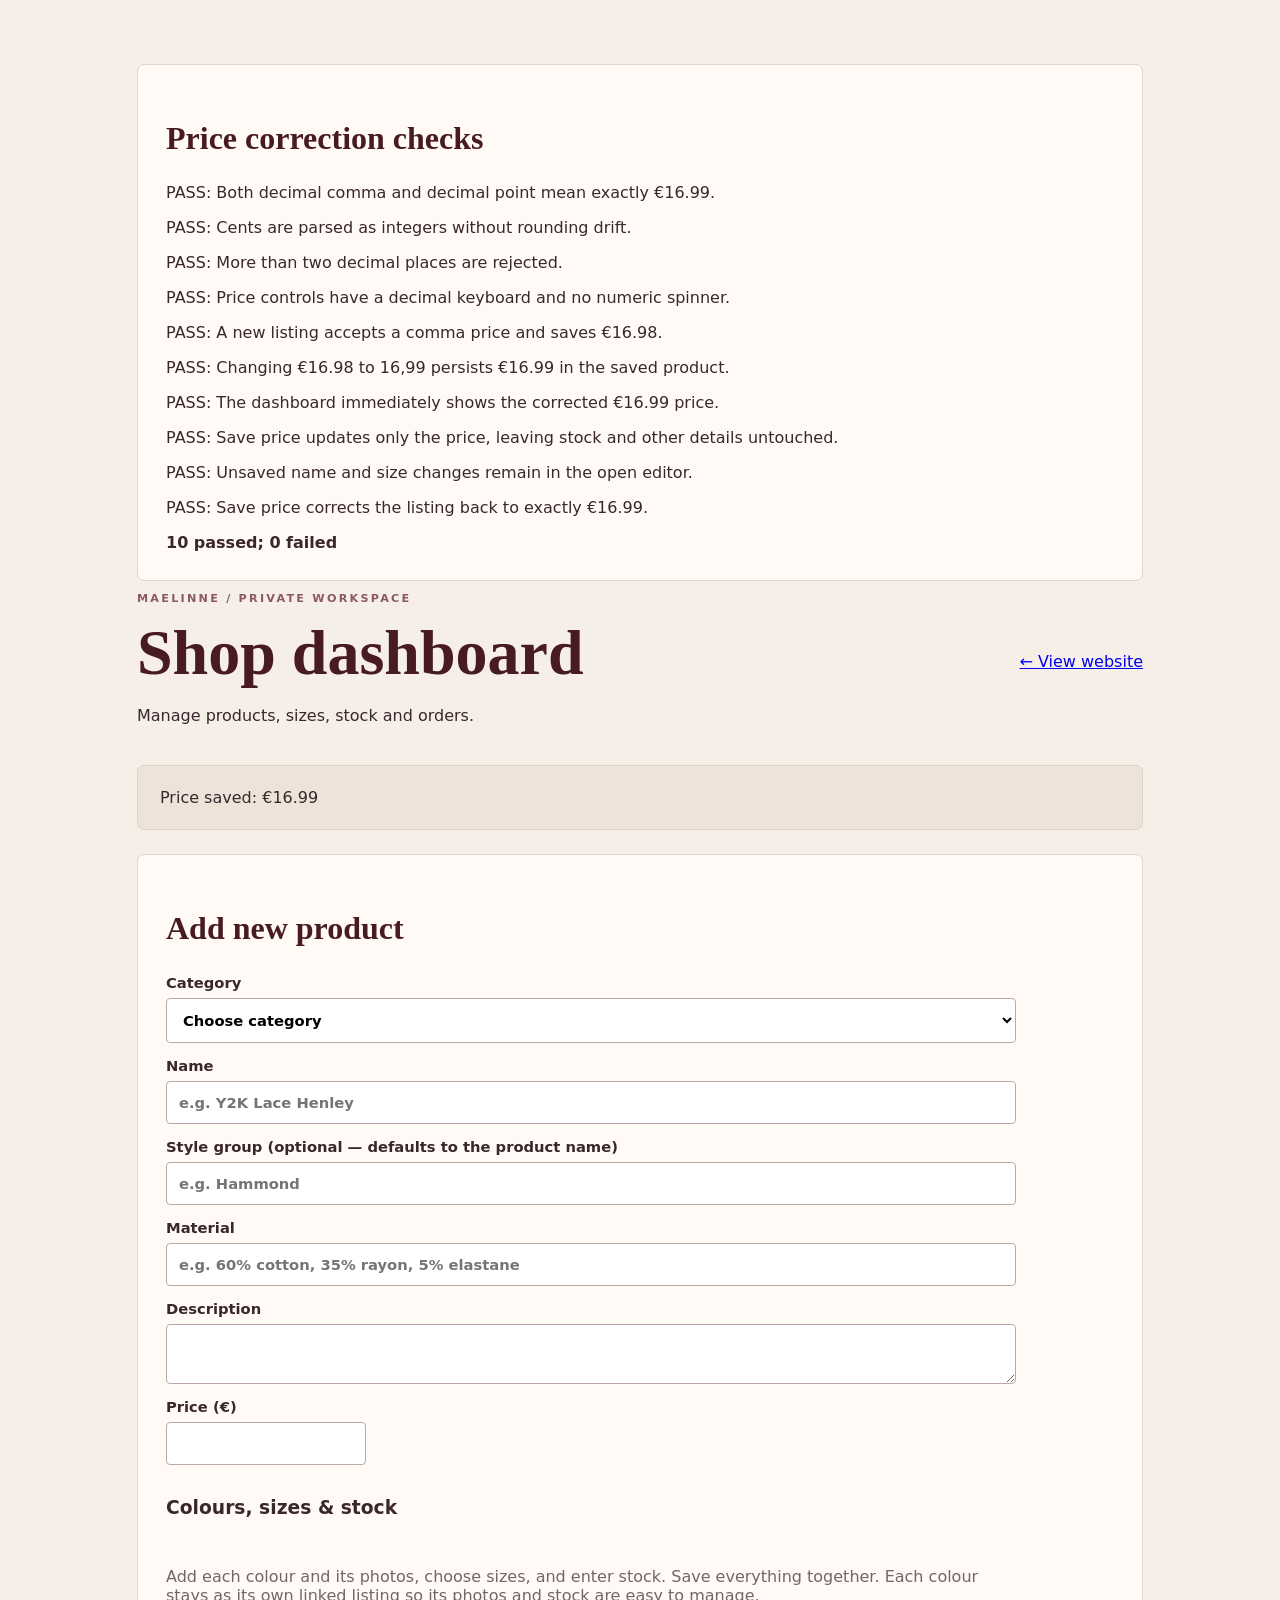
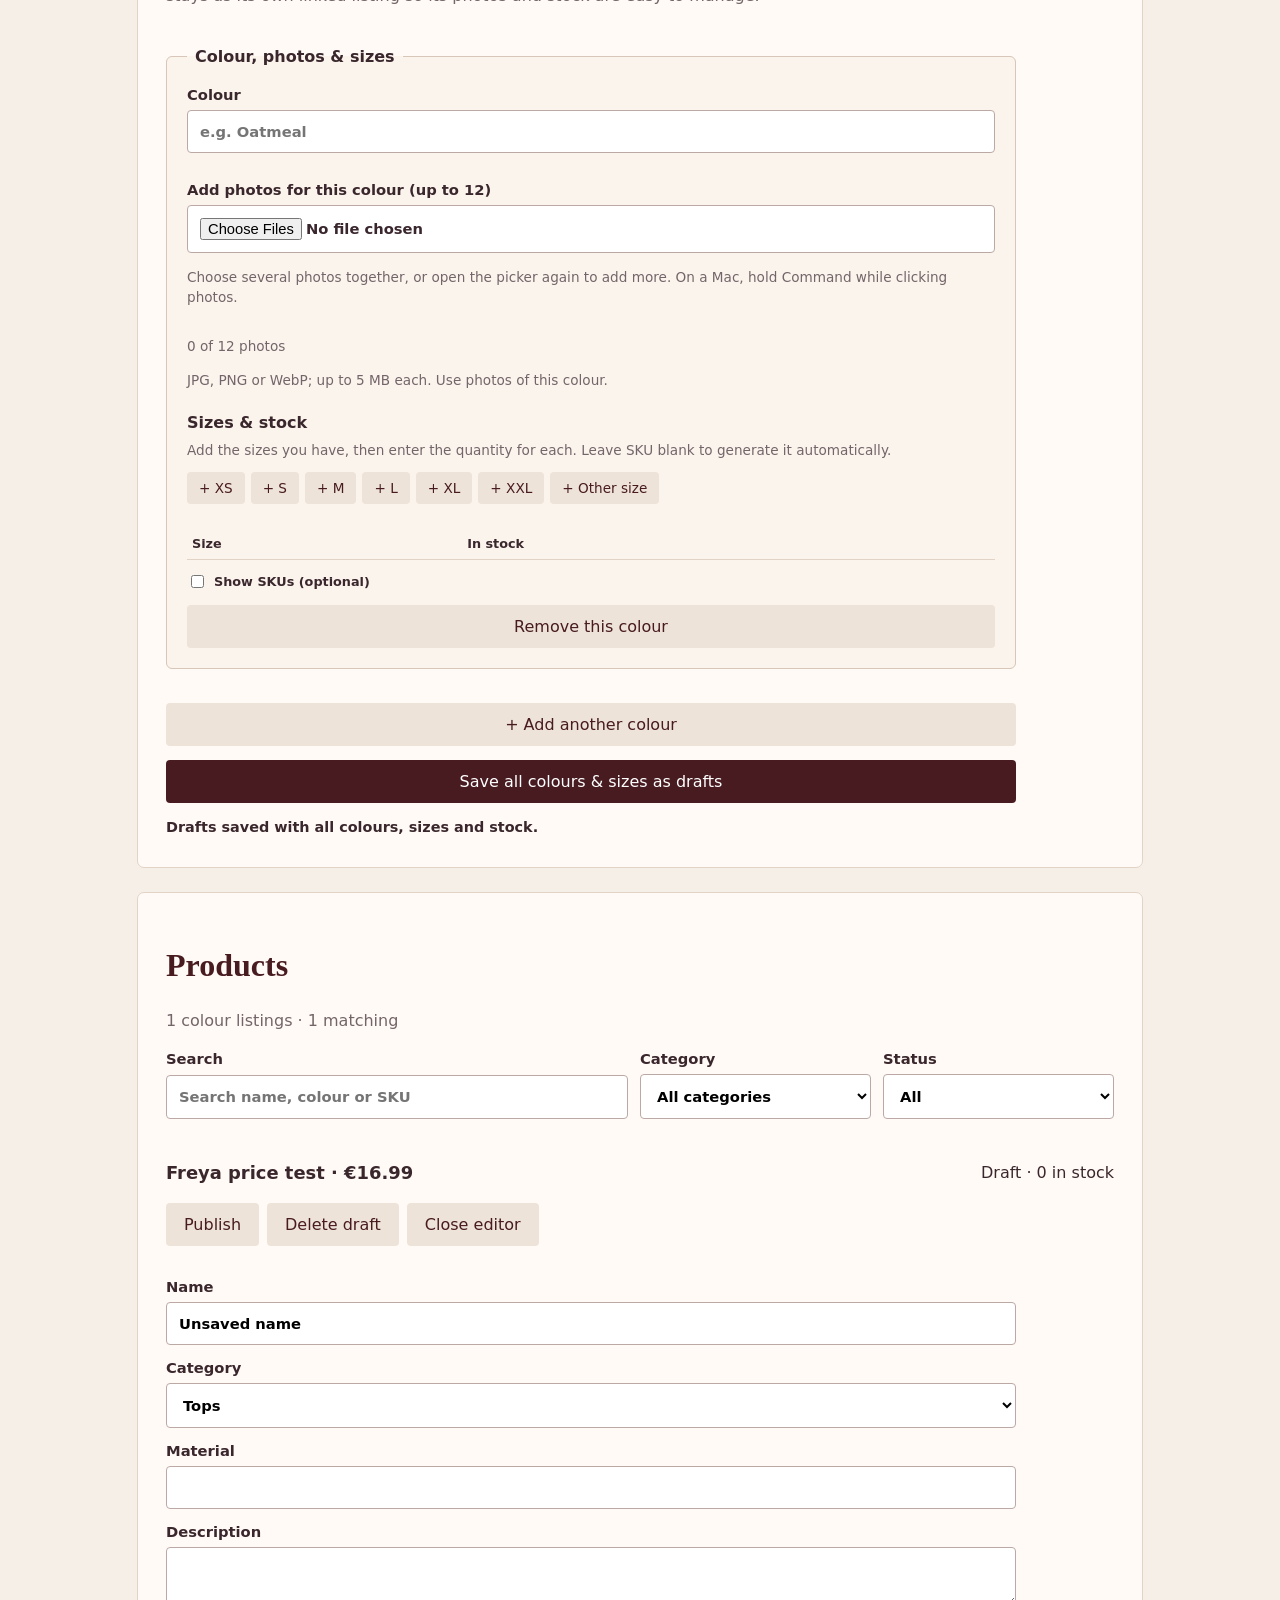
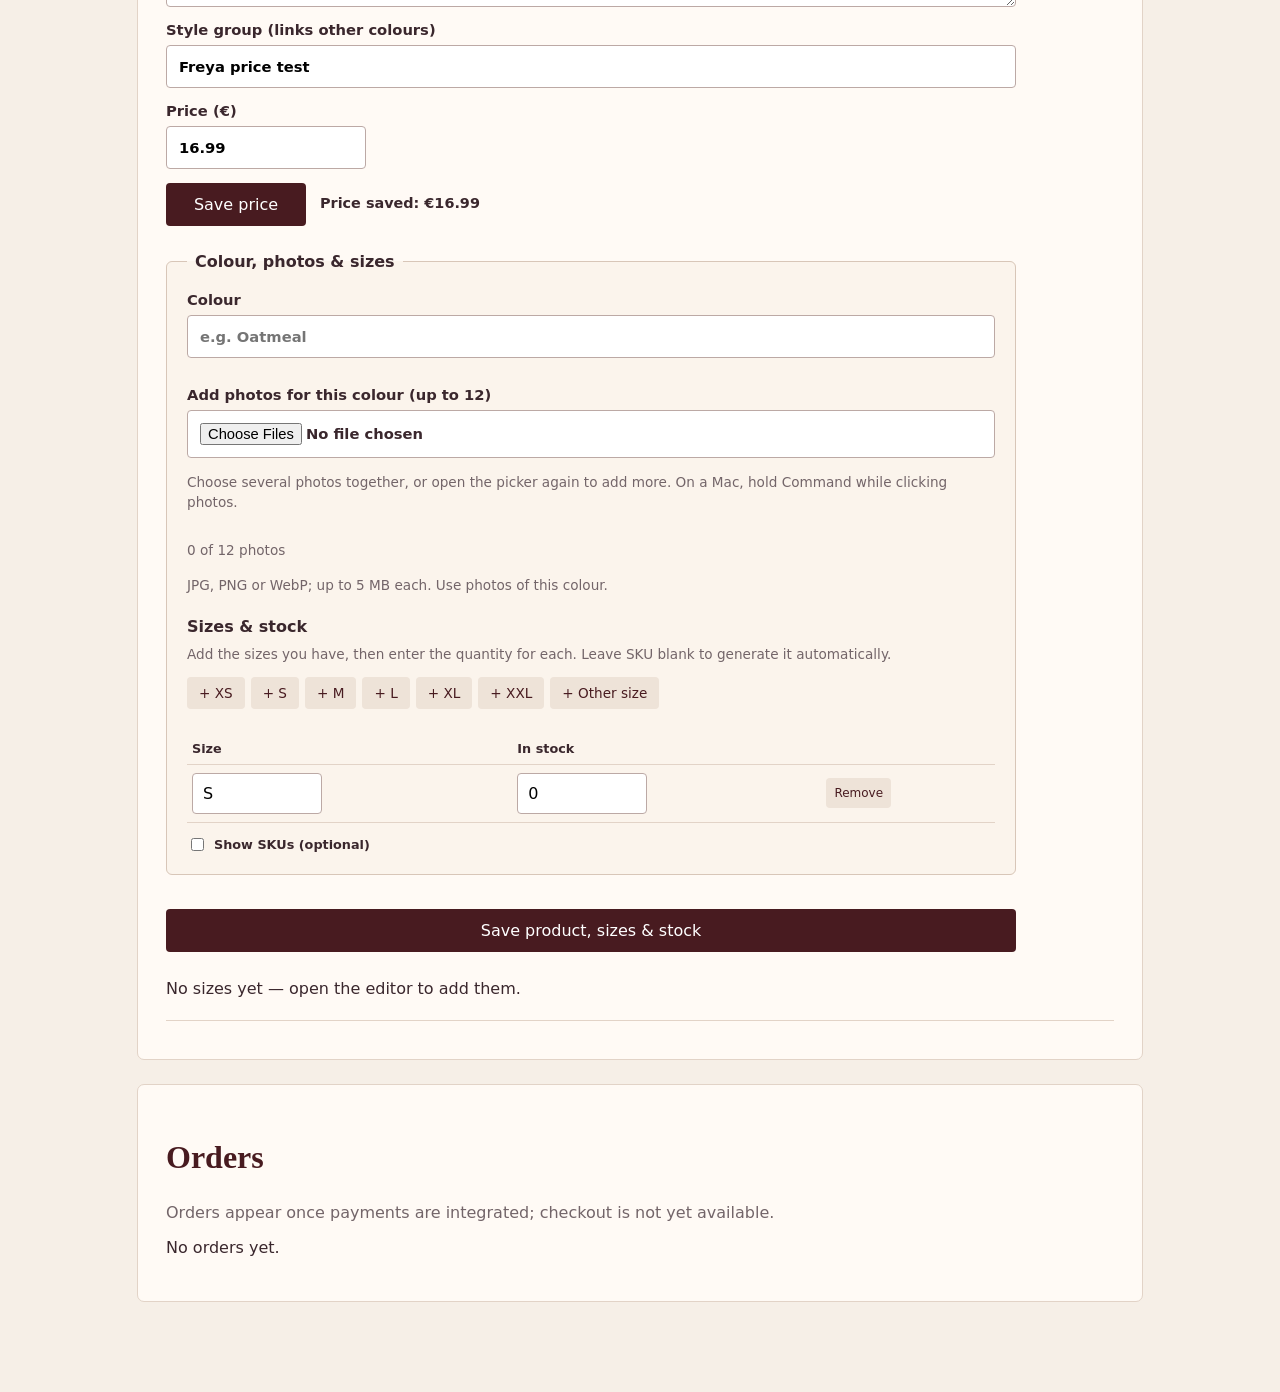
<file: price-checks.html>
<!doctype html><html lang="en"><head><meta charset="utf-8"><meta name="viewport" content="width=device-width,initial-scale=1"><meta name="robots" content="noindex,nofollow"><title>MaeLinne — Shop dashboard</title><style>:root{font-family:system-ui,-apple-system,sans-serif;color:#3a272d;background:#f6efe7}*{box-sizing:border-box}body{margin:0}.wrap{max-width:1050px;margin:auto;padding:40px 22px 90px}header{display:flex;justify-content:space-between;align-items:center;gap:20px;flex-wrap:wrap}h1,h2{font-family:Georgia,serif;color:#481b20}h1{font-size:clamp(2.5rem,6vw,4rem);margin:0 0 10px}h2{font-size:2rem}.eyebrow{font-size:.7rem;font-weight:700;letter-spacing:.2em;color:#8b5a60}.notice,section{background:#fffaf5;padding:22px;border:1px solid #e2d3c7;margin-top:24px;border-radius:7px}.notice{background:#eee3d8}section{padding:28px}.hint{color:#736569}.product{padding:20px 0;border-top:1px solid #e2d3c7}.product p{margin:7px 0}.variant{padding:8px 0;display:flex;flex-wrap:wrap;gap:10px;align-items:center}form{display:grid;gap:14px;max-width:650px}label{display:grid;gap:7px;font-size:.92rem;font-weight:600}input,textarea{font:inherit;padding:12px;border:1px solid #bca9a5;border-radius:4px;width:100%;background:white}input[type=number]{max-width:170px}button{font:inherit;background:#481b20;color:#fff;border:0;padding:12px 18px;border-radius:4px;cursor:pointer}button:disabled{opacity:.5}button.secondary{background:#eee3d8;color:#481b20}button:focus-visible,a:focus-visible{outline:3px solid #a46658;outline-offset:3px}.variant input{width:110px}.variant form{display:flex;align-items:end;flex-wrap:wrap;gap:8px} .variant form label{max-width:130px} .order{border-top:1px solid #ddd;padding:12px 0;word-break:break-word}

.gallery-editor{display:flex;flex-wrap:wrap;gap:12px}.photo-tile{width:150px;display:grid;gap:5px}.photo-tile img{width:100%;height:165px;object-fit:contain;background:#f4ece5}.photo-tile button{padding:7px;font-size:.8rem}#photo-preview{display:flex;flex-wrap:wrap}form[hidden]{display:none}

.catalogue-tools{display:grid;grid-template-columns:2fr 1fr 1fr;gap:12px;margin:20px 0 28px}select{font:inherit;padding:12px;border:1px solid #bca9a5;border-radius:4px;background:white;width:100%}.product details{border-bottom:1px solid #e2d3c7;padding:5px 0 15px}.product summary{cursor:pointer;display:flex;align-items:center;justify-content:space-between;gap:16px;flex-wrap:wrap}.product summary h3{margin:0;font-size:1.12rem}.product details[open]>summary{margin-bottom:20px}.product{padding:10px 0;border-top:0}@media(max-width:650px){.catalogue-tools{grid-template-columns:1fr}}
/* One save for colour details, size rows and stock. */
form{max-width:850px}fieldset{min-width:0}.colour-editor{border:1px solid #d8c6b8;padding:20px;margin:12px 0 20px;border-radius:6px;display:grid;gap:14px;background:#fbf4ec}.colour-editor legend{font-weight:700;padding:0 8px}.colour-editor p,.size-editor p{font-size:.85rem;line-height:1.5;color:#736569;margin:0}.size-editor h4{margin:8px 0;font-size:1rem}.size-shortcuts{display:flex;flex-wrap:wrap;gap:6px;margin:12px 0}.size-shortcuts button{padding:8px 12px;font-size:.85rem}.size-table{border-collapse:collapse;width:100%;margin:12px 0}.size-table th{text-align:left;font-size:.8rem}.size-table td,.size-table th{padding:8px 5px;border-bottom:1px solid #e2d3c7;vertical-align:middle}.size-table input{min-width:60px;max-width:130px;padding:10px}.size-table td span{font-size:.75rem;color:#736569}.size-table td button{font-size:.75rem;padding:8px}.size-table .sku-column{display:none}.size-table.show-skus .sku-column{display:table-cell}.inline-check{display:flex;align-items:center;justify-content:flex-start;font-size:.8rem}.inline-check input{width:auto;order:-1}.form-message{margin:0;font-weight:600;font-size:.9rem;line-height:1.5}.form-message:empty{display:none}.form-message.error{color:#9a2439;background:#fff0f1;border:1px solid #e4a7b3;padding:12px;border-radius:4px}.selected-photos{display:flex;gap:10px;flex-wrap:wrap}.selected-photos img{width:100px;height:130px;object-fit:contain}.photo-tile{align-content:start}.photo-tile span{font-size:.75rem;text-align:center}.product-actions{display:flex;gap:8px;flex-wrap:wrap;margin:12px 0}.product-editor{padding:20px 0}.notice{overflow-wrap:anywhere}button:disabled{cursor:wait}.size-table-wrap{overflow-x:auto}[hidden]{display:none!important}@media(max-width:650px){section{padding:18px}.colour-editor{padding:12px}.wrap{padding:24px 14px 60px}.size-table td,.size-table th{padding:8px 3px}.size-table input{max-width:88px}.size-table.show-skus{min-width:460px}}
.selected-photos .photo-tile img{width:100%;height:165px}.selected-photos .photo-tile span{overflow-wrap:anywhere}
input[inputmode="decimal"]{max-width:200px}

.price-tools{display:flex;align-items:center;gap:14px;flex-wrap:wrap}.price-tools button{min-width:140px}
</style></head><body><main class="wrap"><header><div><p class="eyebrow">MAELINNE / PRIVATE WORKSPACE</p><h1>Shop dashboard</h1><p>Manage products, sizes, stock and orders.</p></div><a href="/">← View website</a></header><div class="notice" role="status" id="status">Connecting securely…</div><section><h2>Add new product</h2><form id="product-form"><label>Category<select name="category" required><option value="">Choose category</option><option>Tops</option><option>Knitwear</option><option>Bottoms</option><option>Dresses & Skirts</option><option>Sets</option><option>Outerwear</option><option>Sleepwear</option><option>Accessories</option><option>Other</option></select></label><label>Name<input name="name" required maxlength="120" placeholder="e.g. Y2K Lace Henley"></label><label>Style group (optional — defaults to the product name)<input name="style_group" maxlength="80" placeholder="e.g. Hammond"></label><label>Material<input name="fabric" maxlength="160" placeholder="e.g. 60% cotton, 35% rayon, 5% elastane"></label><label>Description<textarea name="description" maxlength="2000"></textarea></label><label>Price (€)<input name="price" type="text" inputmode="decimal" autocomplete="off" pattern="[0-9]+([.,][0-9]{1,2})?" title="Use 16.99 or 16,99" maxlength="12" required></label><h3>Colours, sizes & stock</h3><p class="hint">Add each colour and its photos, choose sizes, and enter stock. Save everything together. Each colour stays as its own linked listing so its photos and stock are easy to manage.</p><div id="new-colours"></div><button type="button" class="secondary" id="add-colour">+ Add another colour</button><button type="submit">Save all colours & sizes as drafts</button><p id="create-message" class="form-message" role="status" tabindex="-1"></p></form></section><section aria-labelledby="products-title"><h2 id="products-title">Products</h2><div class="hint" id="product-count"></div><div class="catalogue-tools"><label>Search<input id="product-search" type="search" placeholder="Search name, colour or SKU"></label><label>Category<select id="category-filter"><option value="">All categories</option><option>Tops</option><option>Knitwear</option><option>Bottoms</option><option>Dresses & Skirts</option><option>Sets</option><option>Outerwear</option><option>Sleepwear</option><option>Accessories</option><option>Other</option><option>Uncategorised</option></select></label><label>Status<select id="status-filter"><option value="">All</option><option value="draft">Drafts</option><option value="published">Published</option></select></label></div><div id="draft-products"></div><div id="published-products"></div></section><section aria-labelledby="orders-title"><h2 id="orders-title">Orders</h2><p class="hint">Orders appear once payments are integrated; checkout is not yet available.</p><div id="orders"></div></section></main><script type="module">// Private admin API. Fails closed until D1 and Cloudflare Access are configured.
// Authentication: verified Cloudflare Access RS256 JWT from Cf-Access-Jwt-Assertion.
const json=(data,status=200)=>new Response(JSON.stringify(data),{status,headers:{'content-type':'application/json; charset=utf-8','cache-control':'no-store','x-content-type-options':'nosniff'}});
const b64url=s=>Uint8Array.from(atob(s.replace(/-/g,'+').replace(/_/g,'/')+'='.repeat((4-s.length%4)%4)),c=>c.charCodeAt(0));
async function authorized(request,env){
 const domain=env.ACCESS_TEAM_DOMAIN, aud=env.ACCESS_AUD;
 if(!domain||!aud)return false;
 const token=request.headers.get('Cf-Access-Jwt-Assertion');
 if(!token)return false;
 const parts=token.split('.');if(parts.length!==3)return false;
 try{
  const header=JSON.parse(new TextDecoder().decode(b64url(parts[0])));
  const claims=JSON.parse(new TextDecoder().decode(b64url(parts[1])));
  if(header.alg!=='RS256'||!header.kid||claims.iss!==`https://${domain}`||!Array.isArray(claims.aud)||!claims.aud.includes(aud)||!Number.isFinite(claims.exp)||claims.exp<=Date.now()/1000||!Number.isFinite(claims.nbf)||claims.nbf>Date.now()/1000)return false;
  const r=await fetch(`https://${domain}/cdn-cgi/access/certs`);
  if(!r.ok)return false;
  const keys=(await r.json()).keys||[];
  const jwk=keys.find(k=>k.kid===header.kid&&k.kty==='RSA');
  if(!jwk)return false;
  const key=await crypto.subtle.importKey('jwk',jwk,{name:'RSASSA-PKCS1-v1_5',hash:'SHA-256'},false,['verify']);
  return crypto.subtle.verify('RSASSA-PKCS1-v1_5',key,b64url(parts[2]),new TextEncoder().encode(parts[0]+'.'+parts[1]));
 }catch{return false;}
}
function fail(message,status=400){return json({error:message},status);}
async function handler({request,env}){
 if(!await authorized(request,env))return fail('Admin access is not configured or authentication has expired.',403);
 if(!env.DB)return fail('D1 database is not configured.',503);
 const url=new URL(request.url),section=url.pathname.replace(/^\/api\/admin\/?/,'').replace(/\/$/,'');
 try{
  if(request.method==='POST'&&section==='images'){
   if(!env.IMAGES)return fail('Image storage is not configured.',503);
   const max=5*1024*1024;
   if(Number(request.headers.get('content-length')||0)>max+65536)return fail('Photo must be smaller than 5 MB.',413);
   let form;try{form=await request.formData();}catch{return fail('Invalid photo upload.');}
   const photo=form.get('photo');
   if(!photo||typeof photo.arrayBuffer!=='function'||photo.size<1||photo.size>max)return fail('Please choose an image smaller than 5 MB.');
   const types={'image/jpeg':'jpg','image/png':'png','image/webp':'webp'};
   const ext=types[photo.type];if(!ext)return fail('Use a JPG, PNG or WebP image.');
   const data=new Uint8Array(await photo.arrayBuffer());
   const jpeg=data[0]===255&&data[1]===216&&data[2]===255;
   const png=data.length>8&&[137,80,78,71,13,10,26,10].every((n,i)=>data[i]===n);
   const webp=data.length>12&&new TextDecoder().decode(data.slice(0,4))==='RIFF'&&new TextDecoder().decode(data.slice(8,12))==='WEBP';
   if(!(ext==='jpg'&&jpeg||ext==='png'&&png||ext==='webp'&&webp))return fail('The selected file is not a valid image.');
   const key=crypto.randomUUID()+'.'+ext;
   await env.IMAGES.put(key,data,{httpMetadata:{contentType:photo.type},customMetadata:{source:'maelinne-admin'}});
   return json({url:'/api/images/'+key},201);
  }
  if(request.method==='GET'&&section==='products'){
   const products=(await env.DB.prepare('SELECT * FROM products ORDER BY created_at DESC').all()).results;
   const variants=(await env.DB.prepare('SELECT * FROM variants ORDER BY label').all()).results;const galleries={};if(env.IMAGES){await Promise.all(products.map(async p=>{const obj=await env.IMAGES.get('galleries/'+p.id+'.json');if(obj){try{galleries[p.id]=JSON.parse(await obj.text());}catch{}}}));}
   return json({products:products.map(p=>({...p,images:Array.isArray(galleries[p.id]?.images)?galleries[p.id].images:(p.image_url?[p.image_url]:[]),color:galleries[p.id]?.color||'',style_group:galleries[p.id]?.style_group||'',category:galleries[p.id]?.category||'Uncategorised',fabric:galleries[p.id]?.fabric||'',variants:variants.filter(v=>v.product_id===p.id)}))});
  }
  if(request.method==='GET'&&section==='orders'){
   const orders=(await env.DB.prepare('SELECT id,status,customer_email,customer_name,total_cents,created_at FROM orders ORDER BY created_at DESC LIMIT 100').all()).results;
   return json({orders});
  }
  if(request.method==='PUT'&&/^products\/[a-f0-9-]{36}\/gallery$/.test(section)){
   if(!env.IMAGES)return fail('Image storage unavailable.',503);
   const id=section.split('/')[1];if(!await env.DB.prepare('SELECT id FROM products WHERE id=?').bind(id).first())return fail('Product not found.',404);
   let v;try{v=await request.json();}catch{return fail('Invalid JSON.');}
   const good=url=>typeof url==='string'&&(/^\/api\/images\/[a-f0-9-]{36}\.(jpg|png|webp)$/.test(url)||/^\/assets\/[a-zA-Z0-9._/-]+$/.test(url));
   if(!Array.isArray(v.images)||v.images.length>12||v.images.some(url=>!good(url))||typeof v.color!=='string'||v.color.length>80||typeof v.style_group!=='string'||v.style_group.length>80||typeof v.category!=='string'||v.category.length>50||typeof v.fabric!=='string'||v.fabric.length>160)return fail('Invalid colour or photo list.');
   const images=[...new Set(v.images)],color=v.color.trim(),style_group=v.style_group.trim(),category=v.category.trim()||'Uncategorised',fabric=v.fabric.trim();
   await env.IMAGES.put('galleries/'+id+'.json',JSON.stringify({images,color,style_group,category,fabric}),{httpMetadata:{contentType:'application/json'}});
   await env.DB.prepare('UPDATE products SET image_url=?,updated_at=CURRENT_TIMESTAMP WHERE id=?').bind(images[0]||'',id).run();return json({ok:true});
  }
  // Save a whole colour/size grid with the product, preserving existing variant IDs.
  if((request.method==='POST'&&section==='listings')||(request.method==='PUT'&&/^products\/[a-f0-9-]{36}\/listing$/.test(section))){
   if(!env.IMAGES)return fail('Image storage unavailable.',503);
   let body;try{body=await request.json();}catch{return fail('Invalid JSON.');}
   if(!body||typeof body!=='object')return fail('Invalid listing.');
   const editing=request.method==='PUT',productId=editing?section.split('/')[1]:null;
   const existing=editing?await env.DB.prepare('SELECT * FROM products WHERE id=?').bind(productId).first():null;
   if(editing&&!existing)return fail('Product not found.',404);
   const name=String(body.name||'').trim(),description=String(body.description||'').trim(),price=body.price_cents;
   if(!name||name.length>120||description.length>2000||!Number.isSafeInteger(price)||price<0||price>10000000)return fail('Check the name, description and price.');
   const colours=editing?[body]:body.colours;
   if(!Array.isArray(colours)||!colours.length||colours.length>8)return fail('Add between one and eight colours.');
   const validImage=url=>typeof url==='string'&&(/^\/api\/images\/[a-f0-9-]{36}\.(jpg|png|webp)$/.test(url)||/^\/assets\/[a-zA-Z0-9._/-]+$/.test(url));
   const oldVariants=editing?(await env.DB.prepare('SELECT * FROM variants WHERE product_id=?').bind(productId).all()).results:[];
   const knownIds=new Set(oldVariants.map(v=>v.id)),seenIds=new Set(),seenSkus=new Set(),seenColours=new Set(),planned=[];
   let total=0;
   for(const colour of colours){
    if(!colour||typeof colour!=='object')return fail('Invalid colour entry.');
    const color=String(colour.color||'').trim(),style_group=String(body.style_group||name.slice(0,80)).trim(),category=String(body.category||'Other').trim(),fabric=String(body.fabric||'').trim();
    if(color.length>80||style_group.length>80||category.length>50||fabric.length>160)return fail('Check the colour, style group, category and material lengths.');
    if(colours.length>1&&!color)return fail('Give each colour a name.');
    if(seenColours.has(color.toLowerCase()))return fail('Each colour must have a different name.');seenColours.add(color.toLowerCase());
    if(!Array.isArray(colour.images)||colour.images.length>12||colour.images.some(image=>!validImage(image)))return fail('Use up to 12 uploaded product photos per colour.');
    if(!Array.isArray(colour.variants)||colour.variants.length>20)return fail('Check the size rows.');
    total+=colour.variants.length;if(total>40)return fail('Save up to 40 size entries at a time.');
    const id=editing?productId:crypto.randomUUID(),labels=new Set(),variants=[];
    for(const row of colour.variants){
     if(!row||typeof row!=='object')return fail('Invalid size row.');
     const label=String(row.label||'').trim(),quantity=row.quantity,sku=String(row.sku||'').trim()||'ML-'+crypto.randomUUID();
     if(!label||label.length>80||sku.length>80||!Number.isSafeInteger(quantity)||quantity<0||quantity>100000)return fail('Each size needs a name and a whole-number stock quantity from 0 to 100000.');
     if(labels.has(label.toLowerCase()))return fail('Size '+label+' appears twice in '+(color||'this listing')+'.');labels.add(label.toLowerCase());
     if(seenSkus.has(sku))return fail('SKU '+sku+' is repeated. Leave SKU blank to generate a unique one.');seenSkus.add(sku);
     if(row.id&&(!knownIds.has(row.id)||seenIds.has(row.id)))return fail('A size row is no longer valid. Reload the product and try again.',409);
     if(row.id)seenIds.add(row.id);
     variants.push({id:row.id||crypto.randomUUID(),existing:!!row.id,label,sku,quantity});
    }
    planned.push({id,variants,gallery:{images:[...new Set(colour.images)],color,style_group,category,fabric}});
   }
   // Existing sizes are retained, including those used by orders. Set stock to zero instead.
   if(editing&&oldVariants.some(v=>!seenIds.has(v.id)))return fail('Existing sizes must stay in the list. Set their stock to 0 if unavailable.');
   const requested=planned.flatMap(item=>item.variants);
   if(requested.length){
    const duplicates=(await env.DB.prepare('SELECT id,sku FROM variants WHERE sku IN ('+requested.map(()=>'?').join(',')+')').bind(...requested.map(row=>row.sku)).all()).results;
    for(const duplicate of duplicates){if(!requested.some(row=>row.existing&&row.id===duplicate.id&&row.sku===duplicate.sku))return fail('SKU '+duplicate.sku+' is already used. Leave SKU blank for a new size, or choose another SKU.',409);}
   }
   const statements=[],backups=[];
   for(const item of planned){
    const key='galleries/'+item.id+'.json',previous=editing?await env.IMAGES.get(key):null;
    backups.push({key,value:previous?await previous.text():null});
    if(editing){statements.push(env.DB.prepare('UPDATE products SET name=?,description=?,image_url=?,price_cents=?,updated_at=CURRENT_TIMESTAMP WHERE id=?').bind(name,description,item.gallery.images[0]||'',price,item.id));}
    else{statements.push(env.DB.prepare('INSERT INTO products (id,name,description,image_url,price_cents,active) VALUES (?,?,?,?,?,0)').bind(item.id,name,description,item.gallery.images[0]||'',price));}
    for(const row of item.variants){
     statements.push(row.existing?env.DB.prepare('UPDATE variants SET label=?,sku=?,quantity=? WHERE id=? AND product_id=?').bind(row.label,row.sku,row.quantity,row.id,item.id):env.DB.prepare('INSERT INTO variants (id,product_id,label,sku,quantity) VALUES (?,?,?,?,?)').bind(row.id,item.id,row.label,row.sku,row.quantity));
    }
   }
   try{
    for(const item of planned)await env.IMAGES.put('galleries/'+item.id+'.json',JSON.stringify(item.gallery),{httpMetadata:{contentType:'application/json'}});
    await env.DB.batch(statements);
   }catch(error){
    await Promise.allSettled(backups.map(b=>b.value===null?env.IMAGES.delete(b.key):env.IMAGES.put(b.key,b.value,{httpMetadata:{contentType:'application/json'}})));
    if(String(error).includes('UNIQUE'))return fail('A SKU was saved elsewhere at the same time. Use another SKU or leave new SKUs blank.',409);
    throw error;
   }
   return json({ok:true,ids:planned.map(item=>item.id)},editing?200:201);
  }
  if(request.method==='POST'&&section==='products'){
   let v;try{v=await request.json();}catch{return fail('Invalid JSON');}
   const name=String(v.name||'').trim(),description=String(v.description||'').trim(),image=String(v.image_url||'').trim(),price=Number(v.price_cents),active=v.active===true?1:0;
   if(!name||name.length>120||description.length>2000||!Number.isSafeInteger(price)||price<0||price>10000000)return fail('Check name, description and price.');
   if(image&&!(/^\/api\/images\/[0-9a-f-]{36}\.(jpg|png|webp)$/.test(image)||/^\/assets\/[a-zA-Z0-9._/-]+$/.test(image)||/^https:\/\/[a-zA-Z0-9.-]+\/[a-zA-Z0-9._/?=&%-]+$/.test(image)))return fail('Image must be an HTTPS URL or an assets/ path.');
   const id=crypto.randomUUID();
   await env.DB.prepare('INSERT INTO products (id,name,description,image_url,price_cents,active) VALUES (?,?,?,?,?,?)').bind(id,name,description,image,price,active).run();
   return json({id},201);
  }
  if(request.method==='POST'&&section==='variants'){
   let v;try{v=await request.json();}catch{return fail('Invalid JSON');}
   const product=String(v.product_id||''),label=String(v.label||'').trim(),sku=String(v.sku||'').trim(),qty=Number(v.quantity);
   if(!product||!label||label.length>80||!sku||sku.length>80||!Number.isSafeInteger(qty)||qty<0||qty>100000)return fail('Check variant, SKU and quantity.');
   const id=crypto.randomUUID();
   await env.DB.prepare('INSERT INTO variants (id,product_id,label,sku,quantity) VALUES (?,?,?,?,?)').bind(id,product,label,sku,qty).run();
   return json({id},201);
  }
  if(request.method==='DELETE'&&/^products\/[a-f0-9-]{36}$/.test(section)){
   const id=section.slice(9);
   const existing=await env.DB.prepare('SELECT id,active FROM products WHERE id=?').bind(id).first();
   if(!existing)return fail('Product not found',404);
   if(existing.active)return fail('Unpublish this product before deleting it.',409);
   await env.DB.batch([
    env.DB.prepare('DELETE FROM variants WHERE product_id=?').bind(id),
    env.DB.prepare('DELETE FROM products WHERE id=? AND active=0').bind(id)
   ]);
   if(env.IMAGES){await env.IMAGES.delete('galleries/'+id+'.json');}
   return json({ok:true});
  }
  if(request.method==='PATCH'&&section.startsWith('products/')){
   const id=section.slice(9);let v;try{v=await request.json();}catch{return fail('Invalid JSON');}
   const existing=await env.DB.prepare('SELECT * FROM products WHERE id=?').bind(id).first();if(!existing)return fail('Product not found',404);
   const name=v.name===undefined?existing.name:String(v.name).trim();const description=v.description===undefined?existing.description:String(v.description).trim();const image=v.image_url===undefined?existing.image_url:String(v.image_url).trim();const price=v.price_cents===undefined?existing.price_cents:Number(v.price_cents);const active=typeof v.active==='boolean'?(v.active?1:0):existing.active;
   if(!name||name.length>120||description.length>2000||!Number.isSafeInteger(price)||price<0||price>10000000)return fail('Check product name, description and price.');
   if(image&&!(/^\/api\/images\/[0-9a-f-]{36}\.(jpg|png|webp)$/.test(image)||/^\/assets\/[a-zA-Z0-9._/-]+$/.test(image)||/^https:\/\/[a-zA-Z0-9.-]+\/[a-zA-Z0-9._/?=&%-]+$/.test(image)))return fail('Invalid image URL.');
   const result=await env.DB.prepare('UPDATE products SET name=?,description=?,image_url=?,price_cents=?,active=?,updated_at=CURRENT_TIMESTAMP WHERE id=?').bind(name,description,image,price,active,id).run();
   return result.meta.changes?json({ok:true}):fail('Product not found',404);
  }
  if(request.method==='PATCH'&&section.startsWith('variants/')){
   const id=section.slice(9);let v;try{v=await request.json();}catch{return fail('Invalid JSON');}
   const qty=Number(v.quantity);
   if(!Number.isSafeInteger(qty)||qty<0||qty>100000)return fail('Invalid stock quantity.');
   const result=await env.DB.prepare('UPDATE variants SET quantity=? WHERE id=?').bind(qty,id).run();
   return result.meta.changes?json({ok:true}):fail('Variant not found',404);
  }
  return fail('Not found',404);
 }catch(e){console.error('Admin API failure',e);return fail('Unable to complete request. Check database setup or duplicate SKU.',500);}
}
const onRequest=handler;


async function sandbox() {
 const nativeFetch=window.fetch.bind(window),objects=new Map();
 const state={products:[],variants:[],orders:[]},trace=[];
 const sql=async statements=>{
  const before=structuredClone(state);const result=[];
  try{for(const {q,values:v=[]} of statements){let rows=[],changes=0;
   if(q.startsWith('SELECT')){
    const table=q.includes('FROM variants')?'variants':q.includes('FROM orders')?'orders':'products';rows=state[table].map(x=>({...x}));
    if(q.includes('WHERE product_id=?'))rows=rows.filter(x=>x.product_id===v[0]);
    else if(q.includes('WHERE sku IN'))rows=rows.filter(x=>v.includes(x.sku));
    else if(q.includes('WHERE sku=?'))rows=rows.filter(x=>x.sku===v[0]);
    else if(q.includes('WHERE id=?'))rows=rows.filter(x=>x.id===v[0]);
   }else if(q.startsWith('INSERT INTO products')){
    const [id,name,description,image_url,price_cents,active=0]=v;state.products.push({id,name,description,image_url,price_cents,active});changes=1;
   }else if(q.startsWith('INSERT INTO variants')){
    const [id,product_id,label,sku,quantity]=v;if(state.variants.some(x=>x.sku===sku))throw Error('UNIQUE constraint failed: variants.sku');state.variants.push({id,product_id,label,sku,quantity});changes=1;
   }else if(q.startsWith('UPDATE variants SET label')){
    const [label,sku,quantity,id,product_id]=v;const row=state.variants.find(x=>x.id===id&&x.product_id===product_id);if(row){Object.assign(row,{label,sku,quantity});changes=1;}
   }else if(q.startsWith('UPDATE products SET')){
    const withActive=q.includes('active=?');const [name,description,image_url,price_cents]=v;const id=v[v.length-1];const row=state.products.find(x=>x.id===id);if(row){Object.assign(row,{name,description,image_url,price_cents});if(withActive)row.active=v[4];changes=1;}
   }else if(q.includes('missing_table'))throw Error('no such table: missing_table');
   else throw Error('Test adapter does not implement: '+q);
   result.push({results:rows,meta:{changes}});
  }trace.push({statements,ok:true});return result;}catch(error){Object.assign(state,before);trace.push({statements,ok:false});throw error;}
 };
 const DB={prepare(q){return {q,values:[],bind(...values){this.values=values;return this;},async all(){return (await sql([this]))[0];},async first(){return (await this.all()).results[0]||null;},async run(){return (await sql([this]))[0];}};},batch:sql};
 const env={DB,IMAGES:{async get(key){return objects.has(key)?{text:async()=>objects.get(key)}:null;},async put(key,value){objects.set(key,value);},async delete(key){objects.delete(key);}},ACCESS_TEAM_DOMAIN:'local-test.example',ACCESS_AUD:'test-audience'};
 const keys=await crypto.subtle.generateKey({name:'RSASSA-PKCS1-v1_5',modulusLength:2048,publicExponent:new Uint8Array([1,0,1]),hash:'SHA-256'},true,['sign','verify']);
 const jwk=await crypto.subtle.exportKey('jwk',keys.publicKey);jwk.kid='test';
 const encode=value=>btoa(typeof value==='string'?value:String.fromCharCode(...value)).replaceAll('+','-').replaceAll('/','_').replaceAll('=','');
 const jwtBody=encode(JSON.stringify({alg:'RS256',kid:'test'}))+'.'+encode(JSON.stringify({iss:'https://local-test.example',aud:['test-audience'],nbf:Math.floor(Date.now()/1000)-60,exp:Math.floor(Date.now()/1000)+3600}));
 const token=jwtBody+'.'+encode(new Uint8Array(await crypto.subtle.sign('RSASSA-PKCS1-v1_5',keys.privateKey,new TextEncoder().encode(jwtBody))));
 window.fetch=async(input,options={})=>{
  if(input==='https://local-test.example/cdn-cgi/access/certs')return Response.json({keys:[jwk]});
  if(typeof input==='string'&&input.startsWith('/api/admin/')){
   const headers=new Headers(options.headers);headers.set('Cf-Access-Jwt-Assertion',token);
   return onRequest({request:new Request('https://test.local'+input,{...options,headers}),env});
  }
  return nativeFetch(input,options);
 };
 return {env,objects,sql,trace,async reset(){objects.clear();state.products=[];state.variants=[];state.orders=[];trace.length=0;},call:async(path,method,body,auth=true)=>onRequest({request:new Request('https://test.local/api/admin/'+path,{method,headers:{'content-type':'application/json',...(auth?{'Cf-Access-Jwt-Assertion':token}:{})},...(body===undefined?{}:{body:JSON.stringify(body)})}),env})};
}

await sandbox();
const node = (tag, text) => { const el = document.createElement(tag); if (text !== undefined) el.textContent = text; return el; };
const status = document.getElementById('status');
const draftsEl = document.getElementById('draft-products');
const publishedEl = document.getElementById('published-products');
const ordersEl = document.getElementById('orders');
const createForm = document.getElementById('product-form');
const search = document.getElementById('product-search');
const categoryFilter = document.getElementById('category-filter');
const statusFilter = document.getElementById('status-filter');
const categories = ['Tops','Knitwear','Bottoms','Dresses & Skirts','Sets','Outerwear','Sleepwear','Accessories','Other'];
const euros = cents => new Intl.NumberFormat('en-IE',{style:'currency',currency:'EUR'}).format(cents/100);
function priceInCents(value) {
  const match = /^(\d+)(?:[.,](\d{1,2}))?$/.exec(String(value).trim());
  if (!match) throw Error('Enter the price as 16.99 or 16,99, with no more than two decimal places.');
  const cents = Number(match[1]) * 100 + Number((match[2] || '').padEnd(2,'0'));
  if (!Number.isSafeInteger(cents) || cents < 0 || cents > 10000000) throw Error('Enter a price between €0.00 and €100,000.00.');
  return cents;
}

let allProducts = [], busy = false;
const hasUnsavedChanges = () => !!document.querySelector('form[data-dirty="true"]');
function markDirty(element) { const form = element.closest("form"); if (form) { form.dataset.dirty = "true"; element.dataset.dirty = "true"; } }
const uploaded = new WeakMap();
function notify(message) { status.textContent = message; }
async function api(path, options = {}) {
  const response = await fetch('/api/admin/' + path, {credentials:'same-origin', ...options, headers:{'content-type':'application/json', ...options.headers}});
  const data = await response.json().catch(() => ({}));
  if (!response.ok) throw Error(response.status === 403 ? 'Dashboard access could not be verified. Sign in again in another tab, then retry. Your entries are still here.' : data.error || 'Request failed. Please try again.');
  return data;
}
function field(parent, title, element = node('input')) {
  const label = node('label', title); label.append(element); parent.append(label); return element;
}
function button(text, action, secondary = true) {
  const el = node('button', text); el.type = 'button'; if (secondary) el.className = 'secondary'; el.onclick = action; return el;
}
function feedback(parent) { const el = node('p'); el.className = 'form-message'; el.setAttribute('role','status'); el.tabIndex = -1; parent.append(el); return el; }
async function save(form, message, action, success) {
  if (busy) return;
  busy = true;
  const controls = [...form.querySelectorAll('button,input,select,textarea')];
  const wasDisabled = controls.map(el => el.disabled);
  controls.forEach(el => el.disabled = true);
  message.textContent = 'Saving…'; message.classList.remove('error');
  try {
    await action();
    message.textContent = success; notify(success); form.dataset.dirty = 'false';
    try { await loadProducts(); } catch { notify(success + ' Refresh the product list when your connection returns.'); }
  } catch (error) {
    message.textContent = error.message; message.classList.add('error'); notify('Could not save: ' + error.message); message.focus();
  } finally { controls.forEach((el,i) => el.disabled = wasDisabled[i]); busy = false; }
}
async function uploadPhoto(file) {
  if (uploaded.has(file)) return uploaded.get(file);
  if (!['image/jpeg','image/png','image/webp'].includes(file.type) || !file.size || file.size > 5*1024*1024) throw Error('Choose JPG, PNG or WebP photos smaller than 5 MB.');
  const data = new FormData(); data.append('photo',file);
  const response = await fetch('/api/admin/images',{method:'POST',credentials:'same-origin',body:data});
  const result = await response.json().catch(() => ({}));
  if (!response.ok) throw Error(response.status === 403 ? 'Dashboard access could not be verified. Sign in again, then retry; your entries are still here.' : result.error || 'Photo upload failed.');
  uploaded.set(file,result.url); return result.url;
}
function sizeEditor(parent, initial = []) {
  const section = node('div'); section.className = 'size-editor'; parent.append(section);
  section.append(node('h4','Sizes & stock'), node('p','Add the sizes you have, then enter the quantity for each. Leave SKU blank to generate it automatically.'));
  const quick = node('div'); quick.className = 'size-shortcuts'; section.append(quick);
  const tableWrap = node('div'); tableWrap.className = 'size-table-wrap';
  const table = node('table'); table.className = 'size-table';
  const head = node('thead'), header = node('tr');
  for (const title of ['Size','In stock','SKU (optional)','']) { const th = node('th', title); th.scope = 'col'; if (title.startsWith('SKU')) th.className = 'sku-column'; header.append(th); }
  head.append(header); const body = node('tbody'); table.append(head,body); tableWrap.append(table); section.append(tableWrap);
  const rows = [];
  function addRow(value = {}) {
    const row = node('tr'); const size = node('input'); size.value = value.label || ''; size.maxLength = 80; size.required = true; size.setAttribute('aria-label','Size'); size.placeholder = 'e.g. S or 10';
    const qty = node('input'); qty.type = 'number'; qty.min = 0; qty.max = 100000; qty.step = 1; qty.required = true; qty.value = value.quantity ?? 0; qty.setAttribute('aria-label','In stock');
    const sku = node('input'); sku.value = value.sku || ''; sku.maxLength = 80; sku.placeholder = 'Automatic'; sku.setAttribute('aria-label','SKU (optional)');
    const entry = {id:value.id, row, size, qty, sku}; rows.push(entry);
    for (const [input, className] of [[size,''],[qty,''],[sku,'sku-column']]) { const td = node('td'); td.className = className; td.append(input); row.append(td); }
    const actions = node('td');
    if (!value.id) actions.append(button('Remove', () => { rows.splice(rows.indexOf(entry),1); row.remove(); markDirty(section); }));
    else actions.append(node('span','Use 0 if sold out'));
    row.append(actions); body.append(row); return entry;
  }
  const addSize = label => { if (!rows.some(r => r.size.value.trim().toLowerCase() === label.toLowerCase())) addRow({label}); markDirty(section); };
  for (const label of ['XS','S','M','L','XL','XXL']) quick.append(button('+ ' + label, () => addSize(label)));
  quick.append(button('+ Other size', () => addRow().size.focus()));
  const skuToggle = node('input'); skuToggle.type = 'checkbox';
  field(section,'Show SKUs (optional)',skuToggle).parentElement.className = 'inline-check';
  skuToggle.onchange = () => table.classList.toggle('show-skus',skuToggle.checked);
  initial.forEach(addRow);
  return () => rows.map(r => ({...(r.id ? {id:r.id} : {}),label:r.size.value.trim(),sku:r.sku.value.trim(),quantity:r.qty.value === '' ? null : Number(r.qty.value)}));
}
function colourEditor(parent, initial = {}, removable = false) {
  const group = node('fieldset'); group.className = 'colour-editor'; group.append(node('legend','Colour, photos & sizes')); parent.append(group);
  const colour = field(group,'Colour',node('input')); colour.value = initial.color || ''; colour.maxLength = 80; colour.placeholder = 'e.g. Oatmeal';
  const photos = [...(initial.images || [])], gallery = node('div'); gallery.className = 'gallery-editor'; group.append(gallery);
  function drawPhotos() {
    gallery.replaceChildren();
    photos.forEach((url,index) => {
      const tile = node('div'); tile.className = 'photo-tile'; const image = node('img'); image.src = url; image.alt = 'Product photo ' + (index+1); tile.append(image);
      tile.append(button('Remove photo', () => { photos.splice(index,1); drawPhotos(); drawPending(); markDirty(group); }));
      if (index) tile.append(button('Make cover', () => { photos.splice(index,1); photos.unshift(url); drawPhotos(); markDirty(group); },false));
      else tile.append(node('span','Cover photo'));
      gallery.append(tile);
    });
  }
  drawPhotos();
  const files = field(group,'Add photos for this colour (up to 12)',node('input')); files.type = 'file'; files.multiple = true; files.accept = 'image/jpeg,image/png,image/webp';
  group.append(node('p','Choose several photos together, or open the picker again to add more. On a Mac, hold Command while clicking photos.'));
  const pending = [], previews = node('div'); previews.className = 'selected-photos gallery-editor'; group.append(previews);
  const photoCount = node('p'); photoCount.setAttribute('role','status'); group.append(photoCount);
  const photoError = feedback(group);
  function drawPending() {
    previews.replaceChildren();
    for (const file of pending) {
      const tile = node('div'); tile.className = 'photo-tile';
      const image = node('img'); image.alt = 'Selected photo: ' + file.name;
      const url = URL.createObjectURL(file); image.src = url; image.onload = image.onerror = () => URL.revokeObjectURL(url);
      tile.append(image, node('span',file.name), button('Remove selected photo', () => {
        pending.splice(pending.indexOf(file),1); drawPending(); markDirty(group);
      }));
      previews.append(tile);
    }
    photoCount.textContent = photos.length + pending.length + ' of 12 photos' + (pending.length ? ' · ' + pending.length + ' ready to upload when you save' : '');
  }
  files.onchange = () => {
    const selected = [...files.files];
    const added = selected.filter(file => !pending.some(p => p.name === file.name && p.size === file.size && p.lastModified === file.lastModified));
    const invalid = added.find(file => !['image/jpeg','image/png','image/webp'].includes(file.type) || !file.size || file.size > 5*1024*1024);
    let error = '';
    if (invalid) error = invalid.name + ': choose JPG, PNG or WebP photos smaller than 5 MB.';
    else if (photos.length + pending.length + added.length > 12) error = 'That selection would exceed 12 photos. Remove a photo or choose fewer files; your previous selections are still here.';
    else { pending.push(...added); if (added.length) markDirty(group); }
    photoError.textContent = error; photoError.classList.toggle('error',!!error);
    files.value = ''; // A fresh selection appends to the queue, including after cancelling the picker.
    drawPending();
  };
  drawPending();
  group.append(node('p','JPG, PNG or WebP; up to 5 MB each. Use photos of this colour.'));
  const getSizes = sizeEditor(group,initial.variants || []);
  if (removable) group.append(button('Remove this colour', () => { markDirty(group); group.remove(); }));
  return {group, async read() {
    if (photos.length + pending.length > 12) throw Error('Use no more than 12 photos per colour.');
    const images = [...photos];
    for (const file of pending) images.push(await uploadPhoto(file));
    return {color:colour.value.trim(), images, variants:getSizes()};
  }};
}
const colourContainer = document.getElementById('new-colours');
let colourEditors = [];
function addColour() { if (colourEditors.filter(c => c.group.isConnected).length >= 8) return; colourEditors.push(colourEditor(colourContainer,{},true)); }
document.getElementById('add-colour').onclick = addColour; addColour();
createForm.onsubmit = event => {
  event.preventDefault();
  const value = new FormData(createForm);
  save(createForm,document.getElementById('create-message'),async () => {
    const colours = [];
    for (const editor of colourEditors.filter(c => c.group.isConnected)) colours.push(await editor.read());
    if (!colours.length) throw Error('Add at least one colour.');
    await api('listings',{method:'POST',body:JSON.stringify({name:value.get('name'),description:value.get('description'),price_cents:priceInCents(value.get('price')),category:value.get('category'),fabric:value.get('fabric'),style_group:value.get('style_group'),colours})});
    createForm.reset(); colourContainer.replaceChildren(); colourEditors = []; addColour();
  },'Drafts saved with all colours, sizes and stock.');
};
async function loadProducts() { const result = await api('products'); allProducts = result.products; renderProducts(); }
function renderProducts() {
  const preserved = new Map([...document.querySelectorAll('.product')].filter(el => el.querySelector('form[data-dirty="true"]')).map(el => [el.dataset.productId,el]));
  draftsEl.replaceChildren(); publishedEl.replaceChildren();
  const q = search.value.trim().toLowerCase(), cat = categoryFilter.value, state = statusFilter.value;
  const visible = allProducts.filter(p => preserved.has(p.id) || (!cat || (p.category || 'Uncategorised') === cat) && (!state || (state === 'draft' ? !p.active : !!p.active)) && (!q || [p.name,p.color,p.style_group,p.category,p.fabric,...p.variants.map(v => v.sku)].join(' ').toLowerCase().includes(q)));
  document.getElementById('product-count').textContent = allProducts.length + ' colour listings · ' + visible.length + ' matching';
  if (!visible.length) draftsEl.append(node('p','No matching products.'));
  for (const product of visible) {
    if (preserved.has(product.id)) { (product.active ? publishedEl : draftsEl).append(preserved.get(product.id)); continue; }
    const box = node('div'); box.className = 'product'; box.dataset.productId = product.id; const details = node('details');
    const summary = node('summary'); summary.append(node('h3',product.name + (product.color ? ' — ' + product.color : '') + ' · ' + euros(product.price_cents)),node('span',(product.active?'Published':'Draft') + ' · ' + product.variants.reduce((sum,v) => sum+v.quantity,0) + ' in stock')); details.append(summary); box.append(details);
    const actions = node('div'); actions.className = 'product-actions'; details.append(actions);
    const actionMessage = feedback(details);
    actions.append(button(product.active?'Unpublish':'Publish',() => save(actions,actionMessage,() => api('products/'+product.id,{method:'PATCH',body:JSON.stringify({active:!product.active})}),'Product updated.')));
    if (!product.active) actions.append(button('Delete draft',() => { if (window.confirm('Permanently delete the draft "'+product.name+'" and its sizes? This cannot be undone.')) save(actions,actionMessage,() => api('products/'+product.id,{method:'DELETE'}),'Draft deleted.'); }));
    const form = node('form'); form.className = 'product-editor'; form.hidden = true;
    const edit = button('Edit product, sizes & stock',() => { form.hidden = !form.hidden; edit.textContent = form.hidden ? 'Edit product, sizes & stock' : 'Close editor'; }); actions.append(edit);
    const name = field(form,'Name'); name.required = true; name.maxLength = 120; name.value = product.name;
    const category = field(form,'Category',node('select')); for (const title of categories) { const option = node('option',title); category.append(option); } category.value = categories.includes(product.category) ? product.category : 'Other';
    const material = field(form,'Material'); material.maxLength = 160; material.value = product.fabric || '';
    const description = field(form,'Description',node('textarea')); description.maxLength = 2000; description.value = product.description || '';
    const style = field(form,'Style group (links other colours)'); style.maxLength = 80; style.value = product.style_group || '';
    const price = field(form,'Price (€)'); price.type = 'text'; price.inputMode = 'decimal'; price.autocomplete = 'off'; price.pattern = '[0-9]+([.,][0-9]{1,2})?'; price.title = 'Use 16.99 or 16,99'; price.maxLength = 12; price.required = true; price.value = (product.price_cents/100).toFixed(2);
    const priceTools = node('div'); priceTools.className = 'price-tools'; form.append(priceTools);
    const priceMessage = feedback(priceTools);
    priceTools.prepend(button('Save price',async () => {
      if (busy) return;
      let cents;
      try { cents = priceInCents(price.value); }
      catch (error) { priceMessage.textContent = error.message; priceMessage.classList.add('error'); priceMessage.focus(); return; }
      price.disabled = true;
      await save(priceTools,priceMessage,async () => {
        await api('products/'+product.id,{method:'PATCH',body:JSON.stringify({price_cents:cents})});
        const latest = (await api('products')).products.find(item => item.id === product.id);
        if (!latest || latest.price_cents !== cents) throw Error('The saved price could not be confirmed. Please retry.');
        price.value = (cents/100).toFixed(2); price.dataset.dirty = 'false';
        form.dataset.dirty = String(!!form.querySelector('[data-dirty="true"]'));
        summary.querySelector('h3').textContent = latest.name + (latest.color ? ' — '+latest.color : '') + ' · ' + euros(cents);
      },'Price saved: '+euros(cents));
      price.disabled = false;
    },false));

    const editor = colourEditor(form,product);
    const submit = node('button','Save product, sizes & stock'); submit.type = 'submit'; form.append(submit); const message = feedback(form);
    form.onsubmit = event => { event.preventDefault(); save(form,message,async () => {
      const colour = await editor.read();
      await api('products/'+product.id+'/listing',{method:'PUT',body:JSON.stringify({...colour,name:name.value,description:description.value,price_cents:priceInCents(price.value),category:category.value,fabric:material.value,style_group:style.value})});
    },'Product, sizes and stock saved.'); };
    details.append(form);
    const stock = node('p',product.variants.length ? product.variants.map(v => v.label+': '+v.quantity).join(' · ') : 'No sizes yet — open the editor to add them.'); details.append(stock);
    if (product.active) { const link = node('a','View product ↗'); link.href = '/product.html?id='+encodeURIComponent(product.id); link.target = '_blank'; link.rel = 'noopener'; details.append(link); }
    (product.active ? publishedEl : draftsEl).append(box);
  }
}
for (const input of [search,categoryFilter,statusFilter]) input.addEventListener('input',() => renderProducts());
document.addEventListener('input',event => markDirty(event.target));
window.addEventListener('beforeunload',event => { if (hasUnsavedChanges() || busy) { event.preventDefault(); event.returnValue = ''; } });
(async () => {
  try { await loadProducts(); notify('Dashboard connected.'); } catch (error) { notify(error.message); }
  try { const {orders} = await api('orders'); ordersEl.replaceChildren(); if (!orders.length) ordersEl.append(node('p','No orders yet.')); for (const order of orders) { const el = node('div'); el.className = 'order'; el.append(node('strong',order.id+' — '+order.status),node('p',order.customer_email+' · '+euros(order.total_cents)+' · '+order.created_at)); ordersEl.append(el); } } catch { ordersEl.textContent = 'Orders are temporarily unavailable.'; }
})();

const priceReport = document.createElement('section');priceReport.append(node('h2','Price correction checks'));document.querySelector('main').prepend(priceReport);
const priceCheck=(ok,text)=>{if(!ok)throw Error(text);priceReport.append(node('p','PASS: '+text));};
function waitPrice(amount){return new Promise((resolve,reject)=>{const observer=new MutationObserver(()=>{if(status.textContent.startsWith('Could not save')){observer.disconnect();reject(Error(status.textContent));}else if(allProducts.some(p=>p.name==='Freya price test'&&p.price_cents===amount)){observer.disconnect();resolve();}});observer.observe(document.body,{childList:true,subtree:true,characterData:true});setTimeout(()=>{observer.disconnect();reject(Error('Price save timed out'));},10000);});}
try{
 priceCheck(priceInCents('16,99')===1699&&priceInCents('16.99')===1699,'Both decimal comma and decimal point mean exactly €16.99.');
 priceCheck(priceInCents('0.07')===7&&priceInCents('14.88')===1488,'Cents are parsed as integers without rounding drift.');
 let invalid=false;try{priceInCents('16,999');}catch{invalid=true;}priceCheck(invalid,'More than two decimal places are rejected.');
 const amount=createForm.elements.price;priceCheck(amount.type==='text'&&amount.inputMode==='decimal','Price controls have a decimal keyboard and no numeric spinner.');
 createForm.elements.name.value='Freya price test';createForm.elements.category.value='Tops';amount.value='16,98';
 let saved=waitPrice(1698);createForm.requestSubmit();await saved;
 priceCheck(allProducts.find(p=>p.name==='Freya price test').price_cents===1698,'A new listing accepts a comma price and saves €16.98.');
 const details=document.querySelector('.product details');details.open=true;[...details.querySelectorAll('button')].find(b=>b.textContent==='Edit product, sizes & stock').click();
 const form=details.querySelector('form.product-editor'),input=form.querySelector('input[inputmode=decimal]');
 input.value='16,99';input.dispatchEvent(new Event('input',{bubbles:true}));saved=waitPrice(1699);form.requestSubmit();await saved;
 const data=await api('products');priceCheck(data.products.find(p=>p.name==='Freya price test').price_cents===1699,'Changing €16.98 to 16,99 persists €16.99 in the saved product.');
 priceCheck(document.querySelector('.product summary h3').textContent.includes('€16.99'),'The dashboard immediately shows the corrected €16.99 price.');
 const correctedDetails=document.querySelector('.product details');correctedDetails.open=true;[...correctedDetails.querySelectorAll('button')].find(b=>b.textContent==='Edit product, sizes & stock').click();
 const correctedForm=correctedDetails.querySelector('form.product-editor'),priceInput=correctedForm.querySelector('input[inputmode=decimal]'),nameInput=[...correctedForm.querySelectorAll('label')].find(l=>l.firstChild.textContent==='Name').querySelector('input');
 nameInput.value='Unsaved name';nameInput.dispatchEvent(new Event('input',{bubbles:true}));
 [...correctedForm.querySelectorAll('button')].find(b=>b.textContent==='+ S').click();
 priceInput.value='17,25';priceInput.dispatchEvent(new Event('input',{bubbles:true}));
 saved=waitPrice(1725);[...correctedForm.querySelectorAll('button')].find(b=>b.textContent==='Save price').click();await saved;await new Promise(resolve=>requestAnimationFrame(resolve));
 const quickSaved=(await api('products')).products.find(p=>p.name==='Freya price test');
 priceCheck(quickSaved.price_cents===1725&&quickSaved.variants.length===0,'Save price updates only the price, leaving stock and other details untouched.');
 priceCheck(nameInput.value==='Unsaved name'&&correctedForm.querySelectorAll('.size-table tbody tr').length===1,'Unsaved name and size changes remain in the open editor.');
 priceInput.value='16,99';priceInput.dispatchEvent(new Event('input',{bubbles:true}));saved=waitPrice(1699);[...correctedForm.querySelectorAll('button')].find(b=>b.textContent==='Save price').click();await saved;
 priceCheck((await api('products')).products.find(p=>p.name==='Freya price test').price_cents===1699,'Save price corrects the listing back to exactly €16.99.');
 priceReport.append(node('strong','10 passed; 0 failed'));
}catch(error){priceReport.append(node('p','FAIL: '+error.message));}
</script></body></html>
</file>
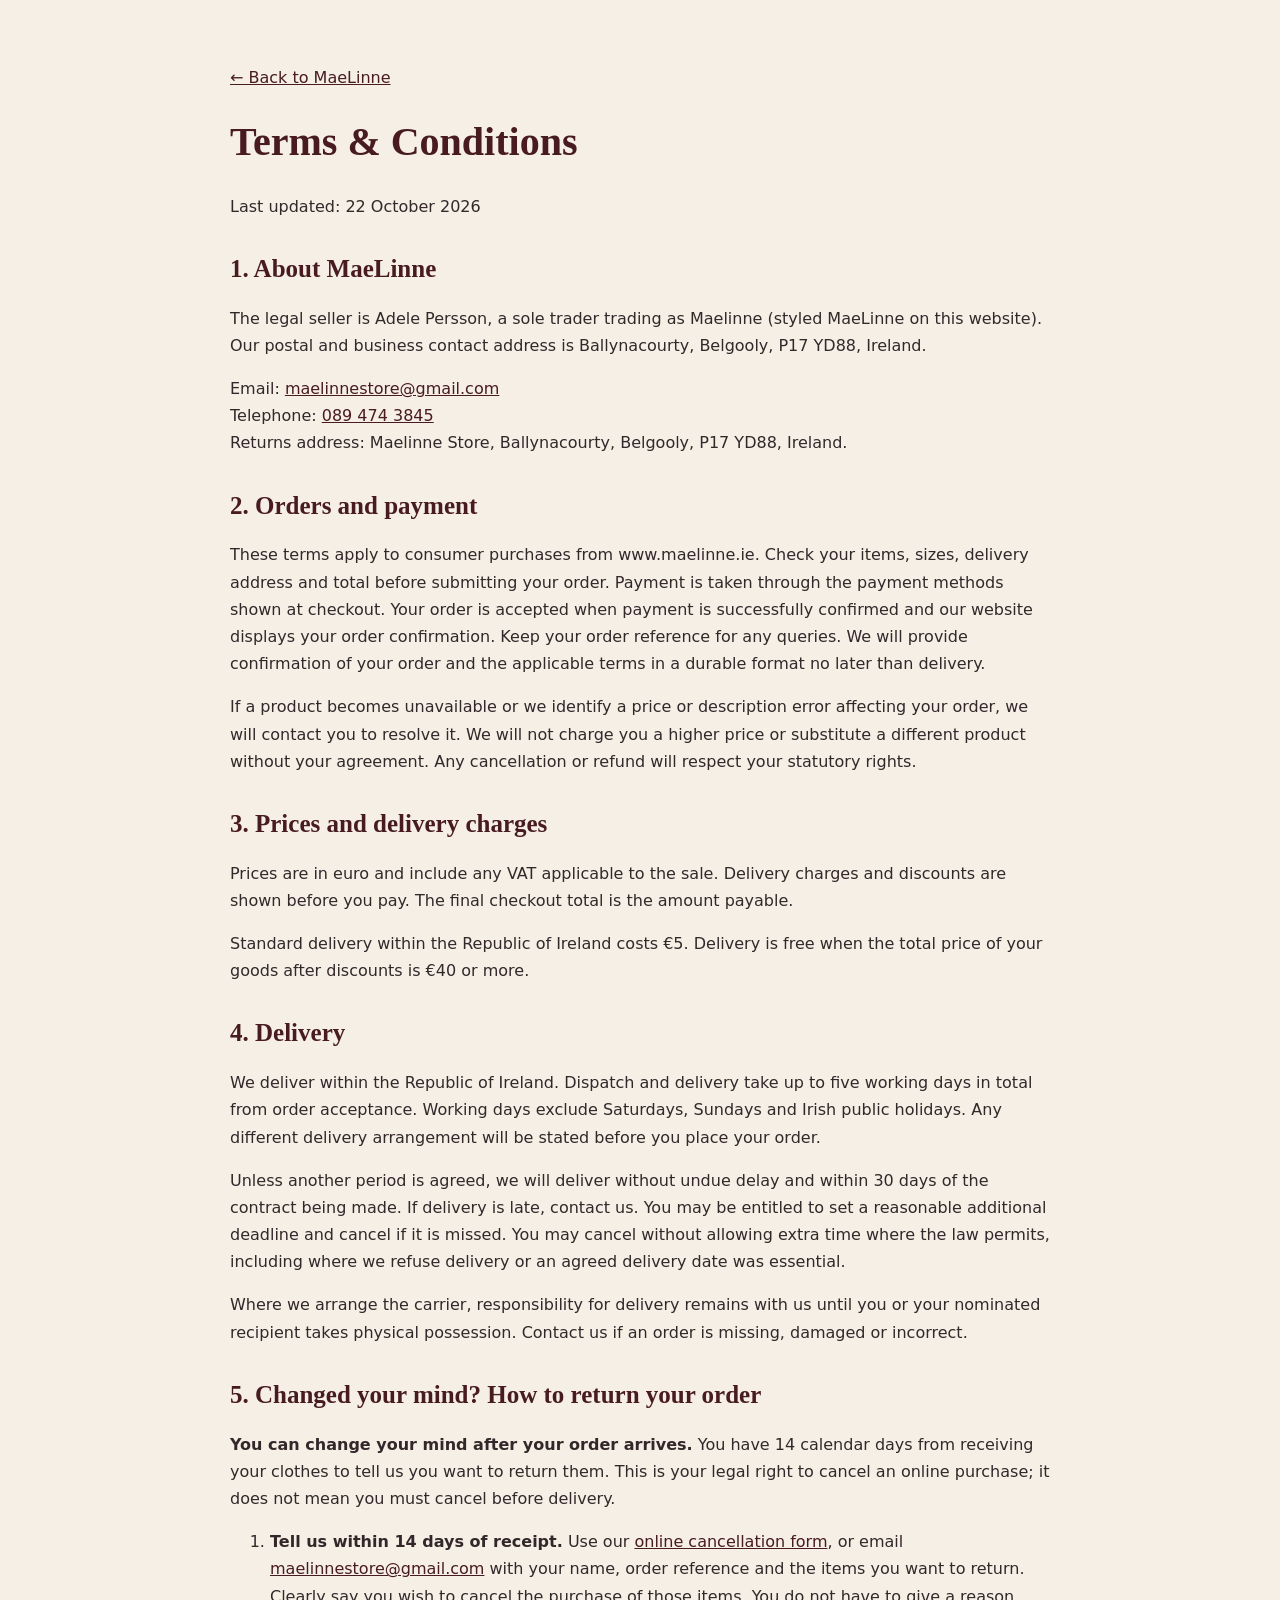
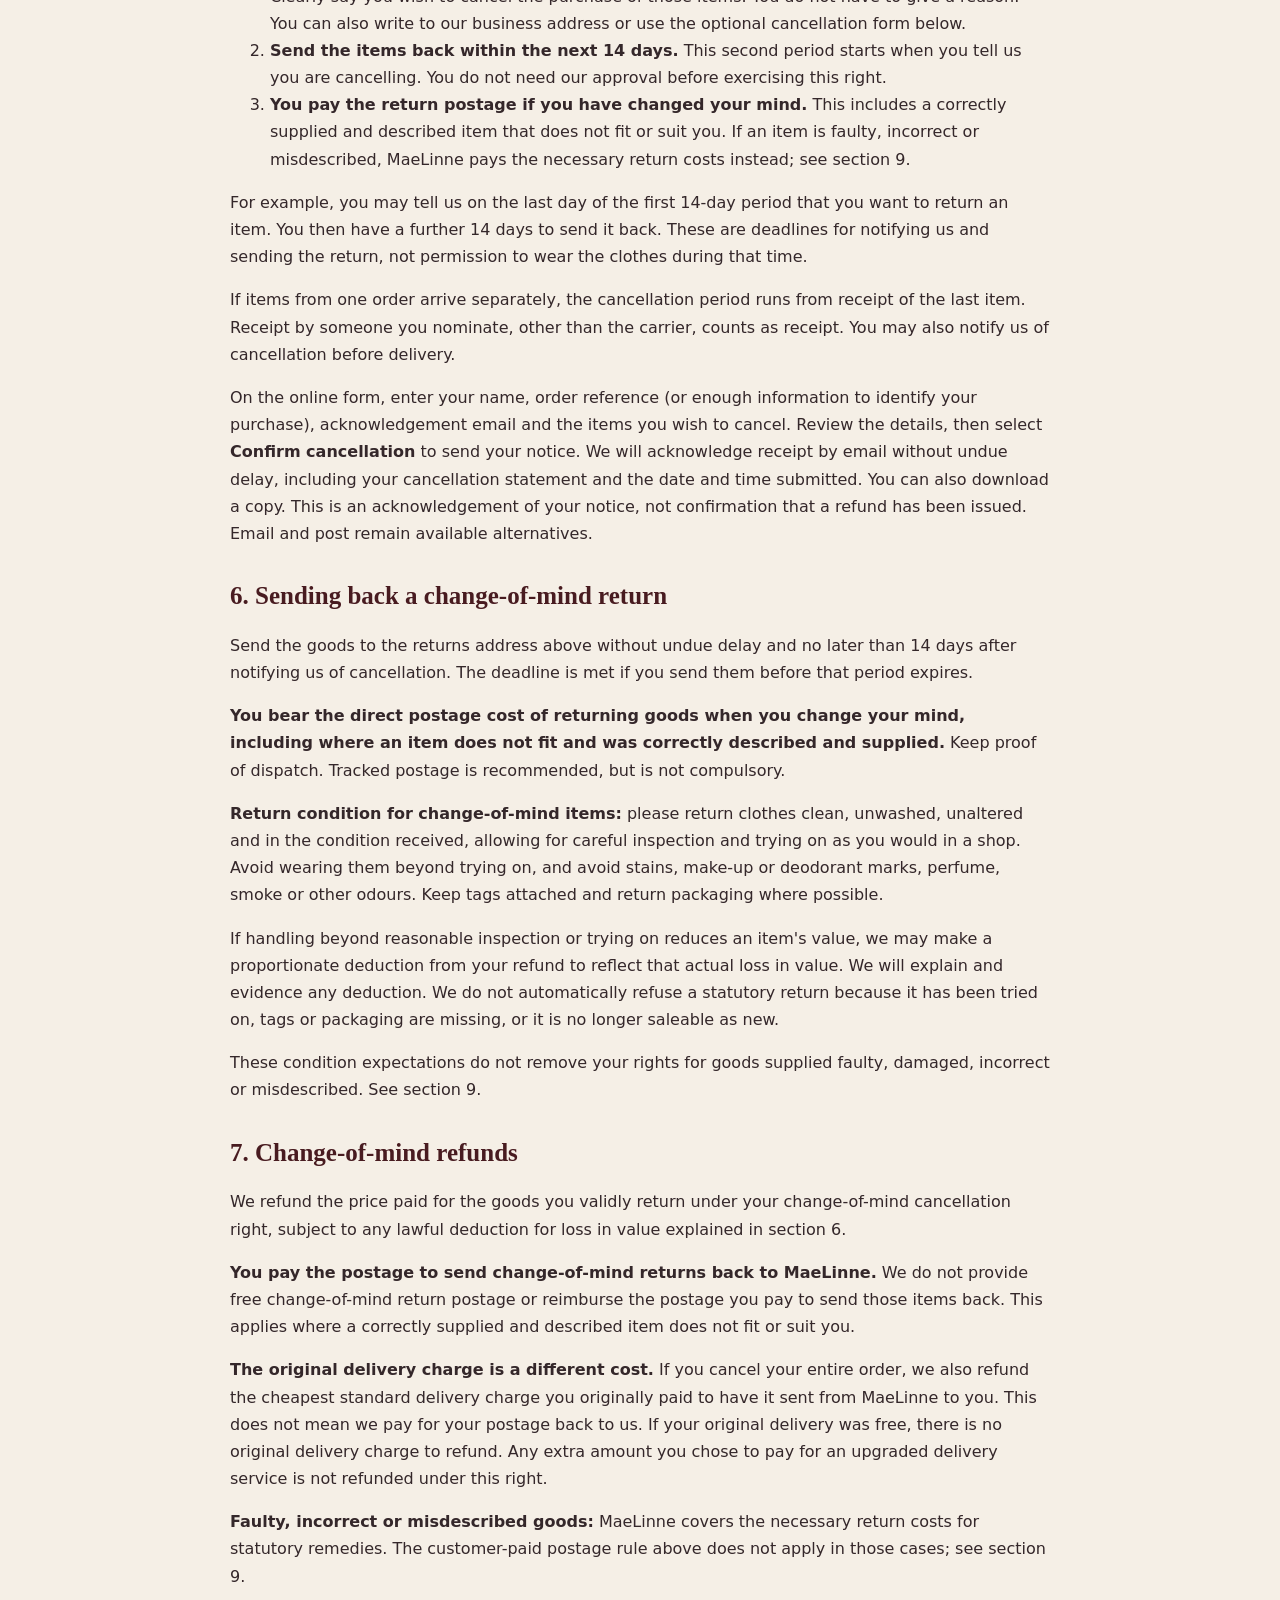
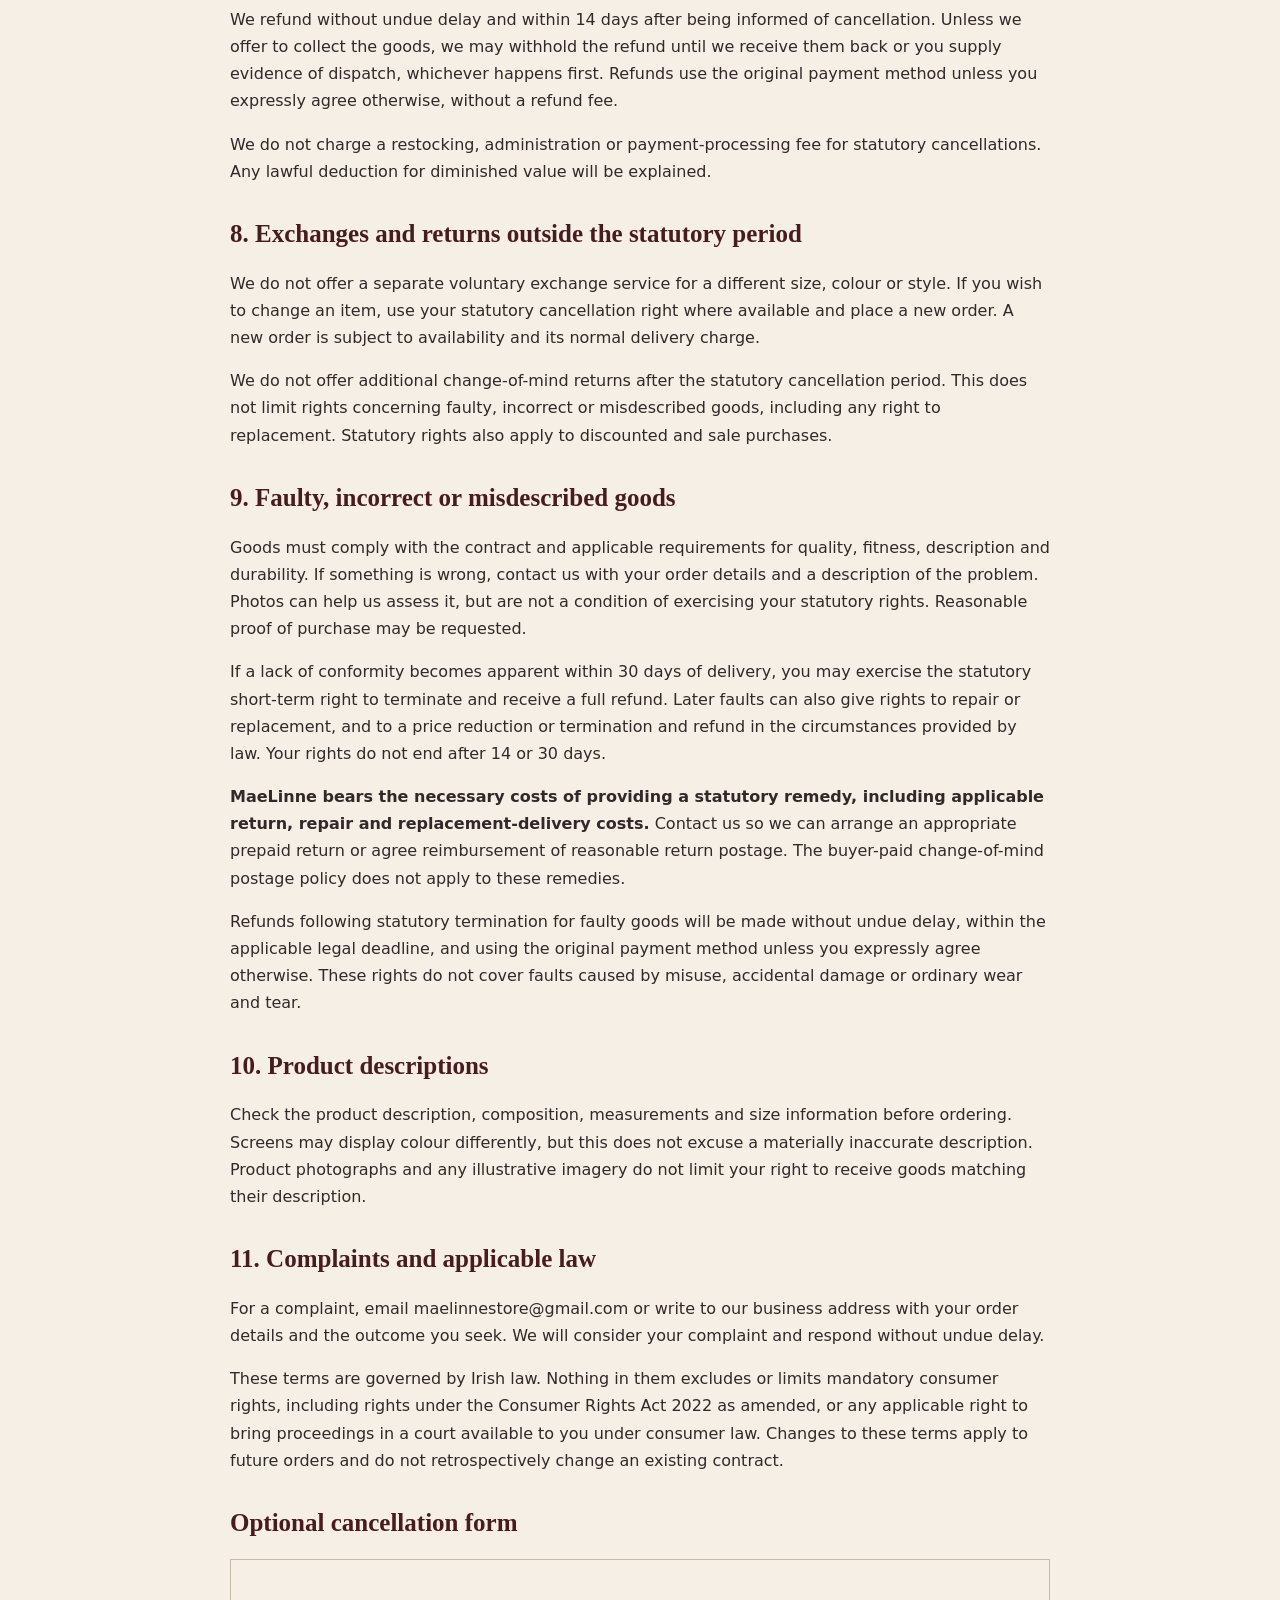
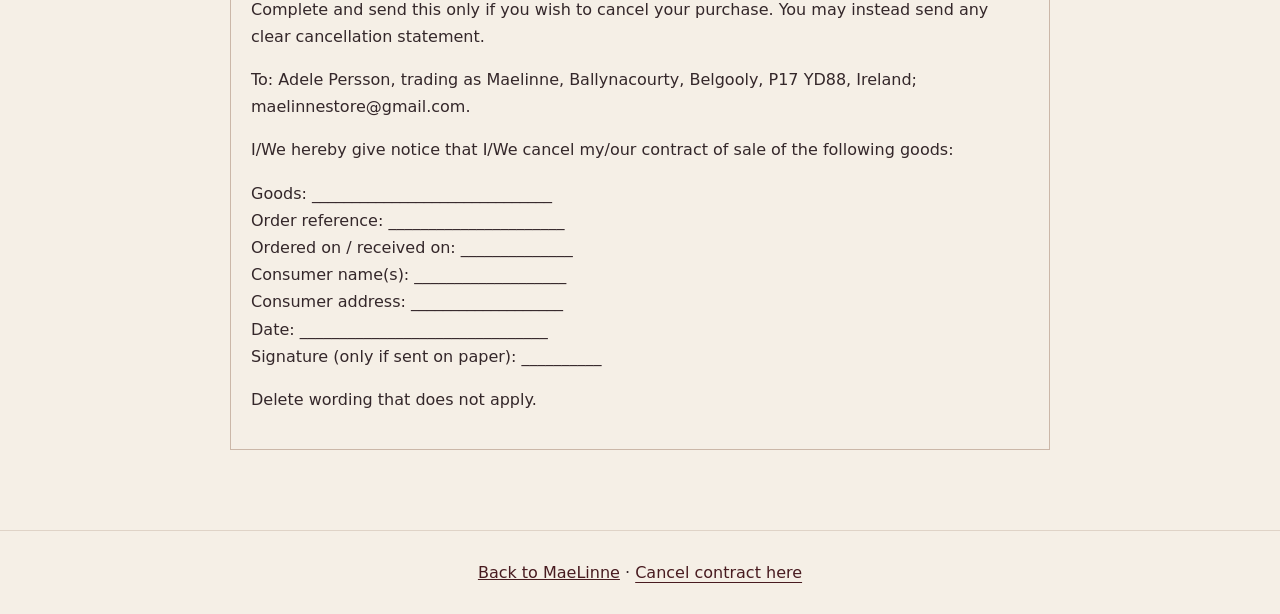
<file: terms.html>
<!doctype html>
<html lang="en"><meta charset="utf-8"><meta name="viewport" content="width=device-width,initial-scale=1"><title>MaeLinne — Terms &amp; Returns</title>
  <link rel="icon" type="image/svg+xml" sizes="any" href="/favicon.svg?v=20261027">

<style>body{margin:0;background:#f5efe6;color:#34272a;font:16px/1.7 system-ui,sans-serif}main{max-width:820px;margin:auto;padding:48px 26px 80px}h1,h2{font-family:Georgia,serif;color:#481b20;line-height:1.2}h1{font-size:40px}h2{font-size:25px;margin-top:34px}a{color:#481b20}.notice{border:1px solid #b79580;padding:20px;background:#fffaf4}mark{background:#ffe6a4}small{color:#776b67}.form{border:1px solid #cbb7a8;padding:20px}.sources li{margin-bottom:8px}@media print{body{background:white}main{padding:0}.owner{break-before:page}a{overflow-wrap:anywhere}}</style>
<main>
<p><a href="https://www.maelinne.ie/">← Back to MaeLinne</a></p>
<h1>Terms &amp; Conditions</h1><p>Last updated: 22 October 2026</p>
<h2>1. About MaeLinne</h2>
<p>The legal seller is Adele Persson, a sole trader trading as Maelinne (styled MaeLinne on this website). Our postal and business contact address is Ballynacourty, Belgooly, P17 YD88, Ireland.</p>
<p>Email: <a href="mailto:maelinnestore@gmail.com">maelinnestore@gmail.com</a><br>Telephone: <a href="tel:+353894743845">089 474 3845</a><br>Returns address: Maelinne Store, Ballynacourty, Belgooly, P17 YD88, Ireland.</p>
<h2>2. Orders and payment</h2>
<p>These terms apply to consumer purchases from www.maelinne.ie. Check your items, sizes, delivery address and total before submitting your order. Payment is taken through the payment methods shown at checkout. Your order is accepted when payment is successfully confirmed and our website displays your order confirmation. Keep your order reference for any queries. We will provide confirmation of your order and the applicable terms in a durable format no later than delivery.</p>
<p>If a product becomes unavailable or we identify a price or description error affecting your order, we will contact you to resolve it. We will not charge you a higher price or substitute a different product without your agreement. Any cancellation or refund will respect your statutory rights.</p>
<h2>3. Prices and delivery charges</h2>
<p>Prices are in euro and include any VAT applicable to the sale. Delivery charges and discounts are shown before you pay. The final checkout total is the amount payable.</p>
<p>Standard delivery within the Republic of Ireland costs €5. Delivery is free when the total price of your goods after discounts is €40 or more.</p>
<h2>4. Delivery</h2>
<p>We deliver within the Republic of Ireland. Dispatch and delivery take up to five working days in total from order acceptance. Working days exclude Saturdays, Sundays and Irish public holidays. Any different delivery arrangement will be stated before you place your order.</p>
<p>Unless another period is agreed, we will deliver without undue delay and within 30 days of the contract being made. If delivery is late, contact us. You may be entitled to set a reasonable additional deadline and cancel if it is missed. You may cancel without allowing extra time where the law permits, including where we refuse delivery or an agreed delivery date was essential.</p>
<p>Where we arrange the carrier, responsibility for delivery remains with us until you or your nominated recipient takes physical possession. Contact us if an order is missing, damaged or incorrect.</p>
<h2 id="returns">5. Changed your mind? How to return your order</h2>
<p><strong>You can change your mind after your order arrives.</strong> You have 14 calendar days from receiving your clothes to tell us you want to return them. This is your legal right to cancel an online purchase; it does not mean you must cancel before delivery.</p>
<ol>
<li><strong>Tell us within 14 days of receipt.</strong> Use our <a href="/cancel.html">online cancellation form</a>, or email <a href="mailto:maelinnestore@gmail.com">maelinnestore@gmail.com</a> with your name, order reference and the items you want to return. Clearly say you wish to cancel the purchase of those items. You do not have to give a reason. You can also write to our business address or use the optional cancellation form below.</li>
<li><strong>Send the items back within the next 14 days.</strong> This second period starts when you tell us you are cancelling. You do not need our approval before exercising this right.</li>
<li><strong>You pay the return postage if you have changed your mind.</strong> This includes a correctly supplied and described item that does not fit or suit you. If an item is faulty, incorrect or misdescribed, MaeLinne pays the necessary return costs instead; see section 9.</li>
</ol>
<p>For example, you may tell us on the last day of the first 14-day period that you want to return an item. You then have a further 14 days to send it back. These are deadlines for notifying us and sending the return, not permission to wear the clothes during that time.</p>
<p>If items from one order arrive separately, the cancellation period runs from receipt of the last item. Receipt by someone you nominate, other than the carrier, counts as receipt. You may also notify us of cancellation before delivery.</p>
<p>On the online form, enter your name, order reference (or enough information to identify your purchase), acknowledgement email and the items you wish to cancel. Review the details, then select <strong>Confirm cancellation</strong> to send your notice. We will acknowledge receipt by email without undue delay, including your cancellation statement and the date and time submitted. You can also download a copy. This is an acknowledgement of your notice, not confirmation that a refund has been issued. Email and post remain available alternatives.</p>
<h2>6. Sending back a change-of-mind return</h2>
<p>Send the goods to the returns address above without undue delay and no later than 14 days after notifying us of cancellation. The deadline is met if you send them before that period expires.</p>
<p><strong>You bear the direct postage cost of returning goods when you change your mind, including where an item does not fit and was correctly described and supplied.</strong> Keep proof of dispatch. Tracked postage is recommended, but is not compulsory.</p>
<p><strong>Return condition for change-of-mind items:</strong> please return clothes clean, unwashed, unaltered and in the condition received, allowing for careful inspection and trying on as you would in a shop. Avoid wearing them beyond trying on, and avoid stains, make-up or deodorant marks, perfume, smoke or other odours. Keep tags attached and return packaging where possible.</p>
<p>If handling beyond reasonable inspection or trying on reduces an item's value, we may make a proportionate deduction from your refund to reflect that actual loss in value. We will explain and evidence any deduction. We do not automatically refuse a statutory return because it has been tried on, tags or packaging are missing, or it is no longer saleable as new.</p>
<p>These condition expectations do not remove your rights for goods supplied faulty, damaged, incorrect or misdescribed. See section 9.</p>
<h2>7. Change-of-mind refunds</h2>
<p>We refund the price paid for the goods you validly return under your change-of-mind cancellation right, subject to any lawful deduction for loss in value explained in section 6.</p>
<p><strong>You pay the postage to send change-of-mind returns back to MaeLinne.</strong> We do not provide free change-of-mind return postage or reimburse the postage you pay to send those items back. This applies where a correctly supplied and described item does not fit or suit you.</p>
<p><strong>The original delivery charge is a different cost.</strong> If you cancel your entire order, we also refund the cheapest standard delivery charge you originally paid to have it sent from MaeLinne to you. This does not mean we pay for your postage back to us. If your original delivery was free, there is no original delivery charge to refund. Any extra amount you chose to pay for an upgraded delivery service is not refunded under this right.</p>
<p><strong>Faulty, incorrect or misdescribed goods:</strong> MaeLinne covers the necessary return costs for statutory remedies. The customer-paid postage rule above does not apply in those cases; see section 9.</p>
<p>We refund without undue delay and within 14 days after being informed of cancellation. Unless we offer to collect the goods, we may withhold the refund until we receive them back or you supply evidence of dispatch, whichever happens first. Refunds use the original payment method unless you expressly agree otherwise, without a refund fee.</p>
<p>We do not charge a restocking, administration or payment-processing fee for statutory cancellations. Any lawful deduction for diminished value will be explained.</p>
<h2>8. Exchanges and returns outside the statutory period</h2>
<p>We do not offer a separate voluntary exchange service for a different size, colour or style. If you wish to change an item, use your statutory cancellation right where available and place a new order. A new order is subject to availability and its normal delivery charge.</p>
<p>We do not offer additional change-of-mind returns after the statutory cancellation period. This does not limit rights concerning faulty, incorrect or misdescribed goods, including any right to replacement. Statutory rights also apply to discounted and sale purchases.</p>
<h2>9. Faulty, incorrect or misdescribed goods</h2>
<p>Goods must comply with the contract and applicable requirements for quality, fitness, description and durability. If something is wrong, contact us with your order details and a description of the problem. Photos can help us assess it, but are not a condition of exercising your statutory rights. Reasonable proof of purchase may be requested.</p>
<p>If a lack of conformity becomes apparent within 30 days of delivery, you may exercise the statutory short-term right to terminate and receive a full refund. Later faults can also give rights to repair or replacement, and to a price reduction or termination and refund in the circumstances provided by law. Your rights do not end after 14 or 30 days.</p>
<p><strong>MaeLinne bears the necessary costs of providing a statutory remedy, including applicable return, repair and replacement-delivery costs.</strong> Contact us so we can arrange an appropriate prepaid return or agree reimbursement of reasonable return postage. The buyer-paid change-of-mind postage policy does not apply to these remedies.</p>
<p>Refunds following statutory termination for faulty goods will be made without undue delay, within the applicable legal deadline, and using the original payment method unless you expressly agree otherwise. These rights do not cover faults caused by misuse, accidental damage or ordinary wear and tear.</p>
<h2>10. Product descriptions</h2>
<p>Check the product description, composition, measurements and size information before ordering. Screens may display colour differently, but this does not excuse a materially inaccurate description. Product photographs and any illustrative imagery do not limit your right to receive goods matching their description.</p>
<h2>11. Complaints and applicable law</h2>
<p>For a complaint, email maelinnestore@gmail.com or write to our business address with your order details and the outcome you seek. We will consider your complaint and respond without undue delay.</p>
<p>These terms are governed by Irish law. Nothing in them excludes or limits mandatory consumer rights, including rights under the Consumer Rights Act 2022 as amended, or any applicable right to bring proceedings in a court available to you under consumer law. Changes to these terms apply to future orders and do not retrospectively change an existing contract.</p>
<h2 id="cancellation-form">Optional cancellation form</h2>
<div class="form"><p>Complete and send this only if you wish to cancel your purchase. You may instead send any clear cancellation statement.</p><p>To: Adele Persson, trading as Maelinne, Ballynacourty, Belgooly, P17 YD88, Ireland; maelinnestore@gmail.com.</p><p>I/We hereby give notice that I/We cancel my/our contract of sale of the following goods:</p><p>Goods: ______________________________<br>Order reference: ______________________<br>Ordered on / received on: ______________<br>Consumer name(s): ___________________<br>Consumer address: ___________________<br>Date: _______________________________<br>Signature (only if sent on paper): __________</p><p>Delete wording that does not apply.</p></div>
</main><footer style="border-top:1px solid #dfd3c7;padding:28px;text-align:center"><a href="/">Back to MaeLinne</a> · <a href="/cancel.html" style="text-decoration:underline;text-underline-offset:4px">Cancel contract here</a></footer></html>
</file>
